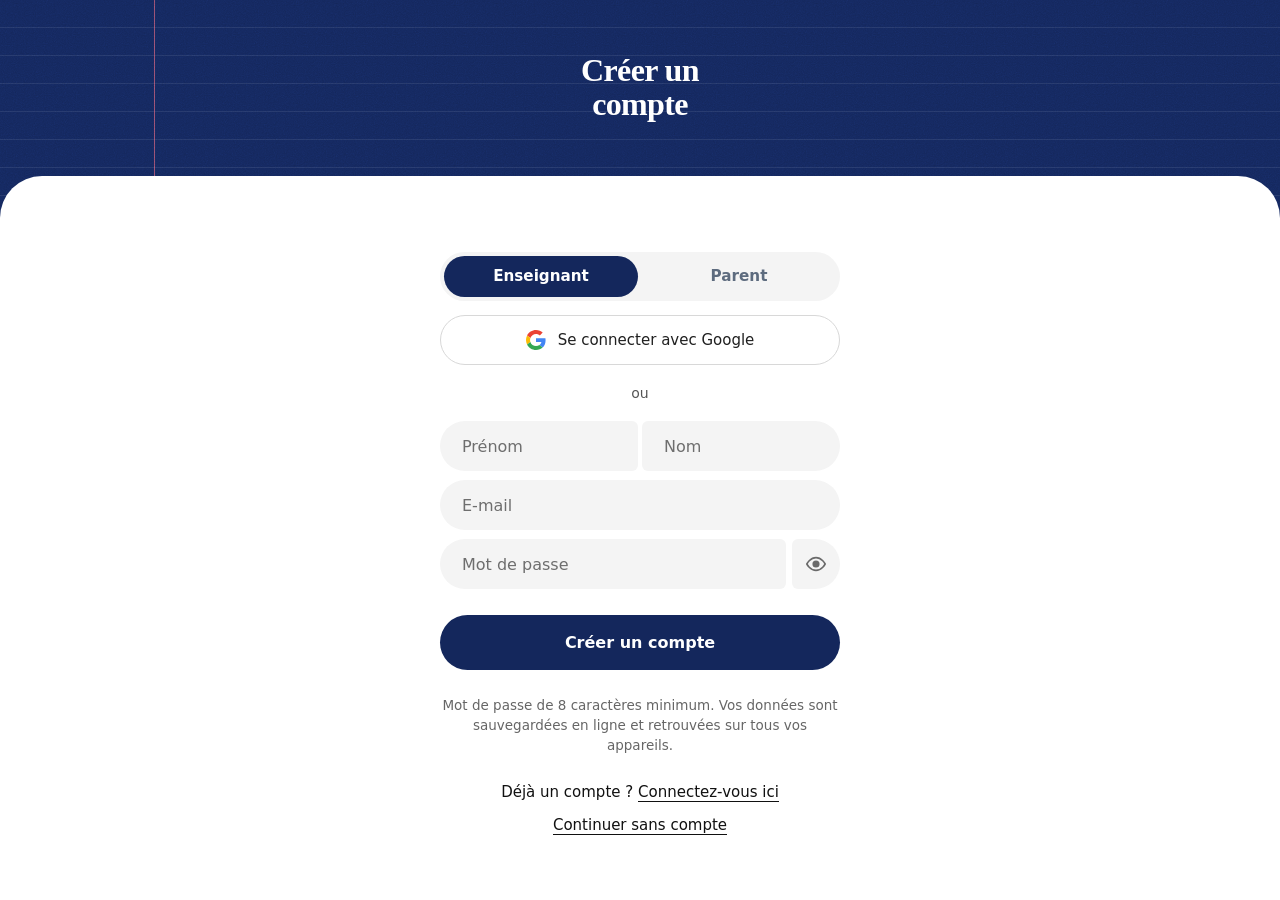
<file: index.html>
<!DOCTYPE html>
<html lang="fr">
<head>
<meta charset="utf-8">
<meta http-equiv="Content-Security-Policy" content="default-src 'self'; script-src 'self' 'unsafe-inline'; style-src 'self' 'unsafe-inline' https://fonts.googleapis.com; font-src 'self' https://fonts.gstatic.com; img-src 'self' data: blob:; connect-src 'self' https://wnlsxtmekyvtizdwxxuc.supabase.co wss://wnlsxtmekyvtizdwxxuc.supabase.co; object-src 'none'; base-uri 'self'; form-action 'self'">
<meta name="viewport" content="width=device-width, initial-scale=1, viewport-fit=cover">
<title>Classe Master : appel, absences et notes pour enseignants</title>
<meta name="description" content="Classe Master : l’application gratuite pour enseignants. Faites l’appel en quelques secondes, suivez les absences et retards, saisissez les notes et partagez le bilan de vos classes.">
<meta name="keywords" content="Classe Master, appel, présence, absences, retards, notes, enseignant, école, classe, Congo, Brazzaville">
<meta name="author" content="MPOUCK Digital Agency">
<meta name="robots" content="index, follow">
<link rel="canonical" href="https://classemaster.github.io/">
<link rel="icon" type="image/svg+xml" href="icons/icon.svg">
<link rel="icon" type="image/png" sizes="32x32" href="icons/favicon-32.png">
<link rel="apple-touch-icon" href="icons/apple-touch-icon.png">
<link rel="manifest" href="manifest.webmanifest">
<meta name="application-name" content="Classe Master">
<meta name="apple-mobile-web-app-title" content="Classe Master">
<meta name="apple-mobile-web-app-capable" content="yes">
<meta property="og:type" content="website">
<meta property="og:site_name" content="Classe Master">
<meta property="og:locale" content="fr_FR">
<meta property="og:title" content="Classe Master : appel, absences et notes pour enseignants">
<meta property="og:description" content="Classe Master : l’application gratuite pour enseignants. Faites l’appel en quelques secondes, suivez les absences et retards, saisissez les notes et partagez le bilan de vos classes.">
<meta property="og:image" content="https://classemaster.github.io/icons/icon-512.png">
<meta property="og:url" content="https://classemaster.github.io/">
<meta name="twitter:card" content="summary">
<meta name="twitter:image" content="https://classemaster.github.io/icons/icon-512.png">
<meta name="twitter:title" content="Classe Master">
<meta name="twitter:description" content="Classe Master : l’application gratuite pour enseignants. Faites l’appel en quelques secondes, suivez les absences et retards, saisissez les notes et partagez le bilan de vos classes.">
<script type="application/ld+json">{"@context":"https://schema.org","@type":"WebApplication","name":"Classe Master","url":"https://classemaster.github.io/","description":"Classe Master : l’application gratuite pour enseignants. Faites l’appel en quelques secondes, suivez les absences et retards, saisissez les notes et partagez le bilan de vos classes.","applicationCategory":"EducationalApplication","operatingSystem":"Any","inLanguage":"fr","offers":{"@type":"Offer","price":"0","priceCurrency":"XAF"},"author":{"@type":"Organization","name":"MPOUCK Digital Agency"}}</script>
<link rel="preconnect" href="https://fonts.googleapis.com">
<link rel="preconnect" href="https://fonts.gstatic.com" crossorigin>
<link rel="stylesheet" href="https://fonts.googleapis.com/css2?family=Atkinson+Hyperlegible:wght@400;700&family=Figtree:wght@400;500;600;700&family=Fraunces:wght@600;700&display=swap">
<link rel="stylesheet" href="css/style.css">
<link rel="stylesheet" href="css/theme.css">
<link rel="stylesheet" href="css/features.css">
<link rel="stylesheet" href="css/charts.css">
<link rel="stylesheet" href="css/graphiques.css">
<link rel="stylesheet" href="css/print.css">
<link rel="stylesheet" href="css/undo.css">
<link rel="stylesheet" href="css/liste.css">
<link rel="stylesheet" href="css/carnet.css">
<link rel="stylesheet" href="css/design.css">
<meta name="theme-color" content="#1E3F8A">
<script src="js/theme.js"></script>
</head>
<body>
<main>
<header>
  <select id="cls" aria-label="Classe"></select>
  <input type="date" id="dt" aria-label="Date de l’appel">
  <div class="dchips" id="dchips" hidden><button type="button" class="dchip" data-dchip="0">Aujourd’hui</button><button type="button" class="dchip" data-dchip="1">Hier</button></div>
</header>
<nav aria-label="Navigation principale">
  <button data-v="home"><svg viewBox="0 0 24 24" aria-hidden="true"><path d="M4 11.5 12 5l8 6.5V20H4z"/><path d="M10 20v-5h4v5"/></svg><span>Accueil</span></button>
  <button data-v="hist"><svg viewBox="0 0 24 24" aria-hidden="true"><path d="M5 20V10M12 20V4M19 20v-7"/></svg><span>Bilan</span></button>
  <button data-v="search"><svg viewBox="0 0 24 24" aria-hidden="true"><circle cx="10.5" cy="10.5" r="6"/><path d="m15 15 5.5 5.5"/></svg><span>Recherche</span></button>
  <button data-v="compte"><svg viewBox="0 0 24 24" aria-hidden="true"><circle cx="12" cy="8" r="4"/><path d="M4.5 20.5c0-4 3.4-6.500 7.500-6.500s7.500 2.500 7.500 6.500"/></svg><span>Compte</span></button>
  <button type="button" id="thm" data-theme-toggle="1" aria-label="Passer en mode nuit"><svg viewBox="0 0 24 24" aria-hidden="true"><path d="M20 14.5A8 8 0 1 1 9.5 4a6.5 6.5 0 0 0 10.5 10.5z"/></svg><span>Nuit</span></button>
</nav>
<p class="sync" id="sync"></p>
<div id="pend"></div>
<div id="view"></div>
<p class="site-link"><a href="https://classemaster.github.io/" target="_blank" rel="noopener">Classe Master · classemaster.github.io</a></p>
</main>
<noscript><p style="padding:24px;font-family:sans-serif">Classe Master nécessite JavaScript. Activez-le puis rechargez la page : <a href="https://classemaster.github.io/">classemaster.github.io</a></p></noscript>
<div id="lock" class="lock" hidden><div class="card"><h1 style="text-transform:none">Classe Master</h1><p class="sub">Entrez votre code pour continuer.</p><input id="lp" class="pin" type="text" inputmode="numeric" autocomplete="off" autocapitalize="off" spellcheck="false" maxlength="8" placeholder="4 à 8 chiffres" aria-label="Code"><p class="sub" id="lm"></p><button class="btn" id="lgo" style="width:100%">Déverrouiller</button><button class="lnk" id="lfg" style="margin-top:10px">Code oublié ?</button></div></div>

<script src="js/vendor/supabase.js" defer></script>
<script src="js/graphiques/core.js" defer></script>
<script src="js/graphiques/donut-chart.js" defer></script>
<script src="js/graphiques/charts.js" defer></script>
<script src="js/graphiques/charts-extra.js" defer></script>
<script src="js/graphiques/charts-more.js" defer></script>
<script src="js/graphiques.js" defer></script>
<script src="js/state.js" defer></script>
<script src="js/supabase.js" defer></script>
<script src="js/hooks.js" defer></script>
<script src="js/idb.js" defer></script>
<script src="js/utils.js" defer></script>
<script src="js/auth.js" defer></script>
<script src="js/liste.js" defer></script>
<script src="js/nav.js" defer></script>
<script src="js/appel.js" defer></script>
<script src="js/telecharger.js" defer></script>
<script src="js/export.js" defer></script>
<script src="js/bilan.js" defer></script>
<script src="js/classes.js" defer></script>
<script src="js/notes.js" defer></script>
<script src="js/moyennes.js" defer></script>
<script src="js/progression.js" defer></script>
<script src="js/bulletins.js" defer></script>
<script src="js/releve-cahier.js" defer></script>
<script src="js/fiche.js" defer></script>
<script src="js/carnet.js" defer></script>
<script src="js/cahier.js" defer></script>
<script src="js/programmes-ens.js" defer></script>
<script src="js/import.js" defer></script>
<script src="js/devoirs.js" defer></script>
<script src="js/suivi.js" defer></script>
<script src="js/recherche.js" defer></script>
<script src="js/merge.js" defer></script>
<script src="js/undo.js" defer></script>
<script src="js/sync.js" defer></script>
<script src="js/etab.js" defer></script>
<script src="js/niveaux.js" defer></script>
<script src="js/rentree.js" defer></script>
<script src="js/design.js" defer></script>
<script src="js/horaires.js" defer></script>
<script src="js/rappels.js" defer></script>
<script src="js/observations.js" defer></script>
<script src="js/parents.js" defer></script>
<script src="js/share.js" defer></script>
<script src="js/recues.js" defer></script>
<script src="js/saisie.js" defer></script>
<script src="js/compare.js" defer></script>
<script src="js/archive.js" defer></script>
<script src="js/events.js" defer></script>
<script src="js/prevention.js" defer></script>
<script src="js/annee.js" defer></script>
<script src="js/stats-eleve.js" defer></script>
<script src="js/aide.js" defer></script>
<script src="js/tour.js" defer></script>
<script src="js/main.js" defer></script>
<script src="js/maj.js" defer></script>
<script>if("serviceWorker" in navigator&&/^https?:$/.test(location.protocol)){window.addEventListener("load",function(){navigator.serviceWorker.register("sw.js").catch(function(){});});}</script>
</body>
</html>
</file>
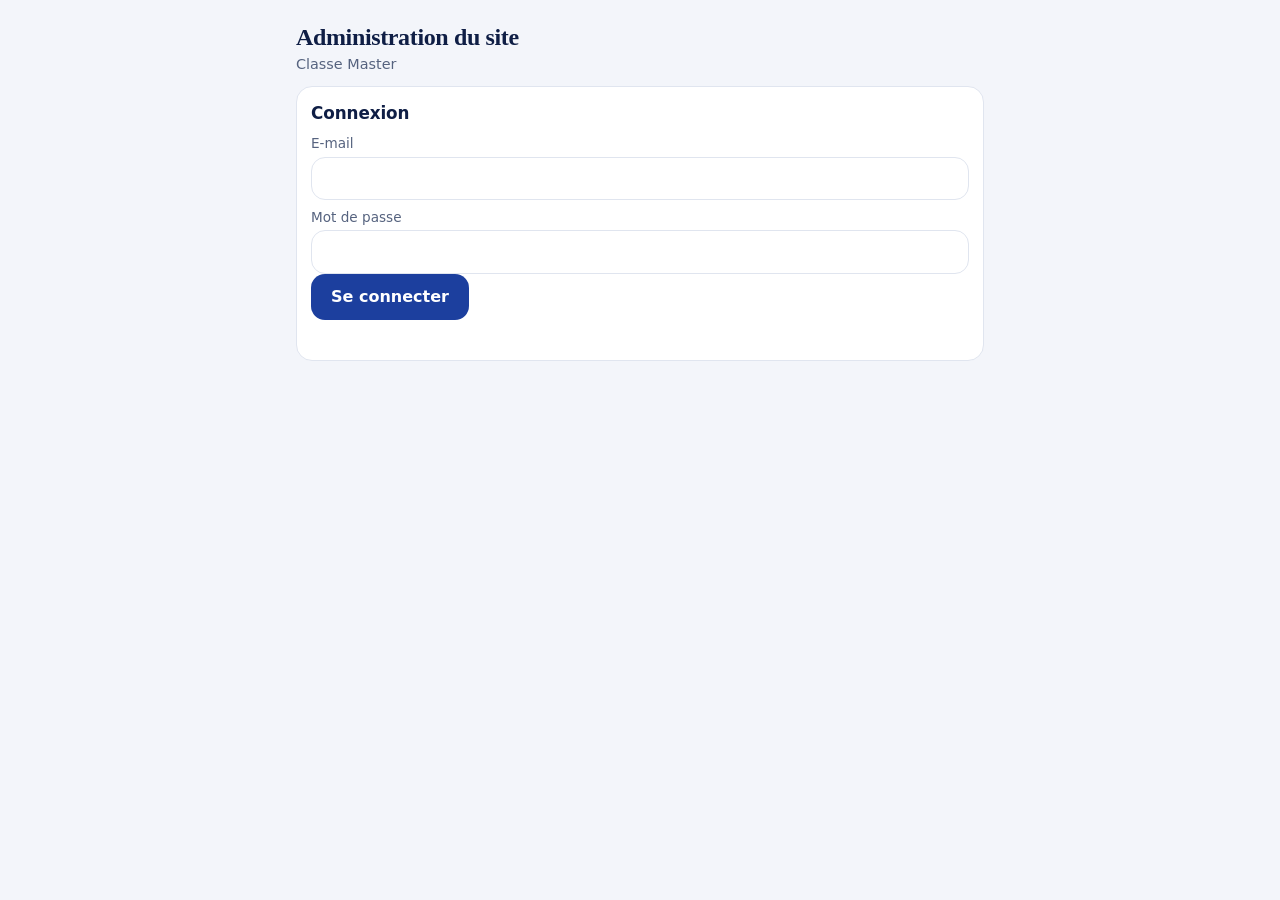
<file: admin.html>
<!DOCTYPE html>
<html lang="fr">
<head>
<meta charset="utf-8">
<meta http-equiv="Content-Security-Policy" content="default-src 'self'; script-src 'self' 'unsafe-inline'; style-src 'self' 'unsafe-inline' https://fonts.googleapis.com; font-src 'self' https://fonts.gstatic.com; img-src 'self' data: blob:; connect-src 'self' https://wnlsxtmekyvtizdwxxuc.supabase.co wss://wnlsxtmekyvtizdwxxuc.supabase.co; object-src 'none'; base-uri 'self'; form-action 'self'">
<meta name="viewport" content="width=device-width, initial-scale=1">
<meta name="robots" content="noindex, nofollow, noarchive">
<meta name="referrer" content="no-referrer">
<meta name="theme-color" content="#1E3F8A">
<title>Administration du site · Classe Master</title>
<link rel="icon" type="image/svg+xml" href="icons/icon.svg">
<style>
:root{--bg:#f2f5f9;--surface:#fff;--ink:#16202e;--mute:#5d6b7e;--line:#d9e0ea;--p:#1f7a4d;--a:#b42b3a;--accent:#1E3F8A;--soft:#e6ecf8;color-scheme:light}
@media (prefers-color-scheme:dark){:root{--bg:#0c1424;--surface:#192232;--ink:#e8edf5;--mute:#9aa8bc;--line:#2b3850;--p:#5fd08e;--a:#ff8591;--accent:#8fb0f5;--soft:#22304a;color-scheme:dark}}
*{box-sizing:border-box}
body{margin:0;background:var(--bg);color:var(--ink);font:16px/1.45 "Figtree","Atkinson Hyperlegible",system-ui,-apple-system,"Segoe UI",sans-serif}
main{max-width:720px;margin:0 auto;padding:16px 16px 48px}
h1{font-size:1.5rem;margin:8px 0 2px}h2{font-size:1.05rem;margin:0 0 8px}
.sub{color:var(--mute);font-size:.9rem;margin:0}
.card{background:var(--surface);border:1px solid var(--line);border-radius:16px;padding:14px;margin:12px 0}
input,textarea,select{width:100%;font:inherit;color:var(--ink);background:var(--bg);border:1px solid var(--line);border-radius:10px;padding:9px 10px;min-height:42px}
textarea{min-height:110px;resize:vertical}
label{display:block;font-size:.85rem;color:var(--mute);margin:8px 0 3px}
.btn{font:inherit;border:0;border-radius:10px;padding:10px 14px;min-height:42px;background:var(--accent);color:var(--bg);font-weight:700;cursor:pointer}
.btn.ghost{background:var(--soft);color:var(--accent)}
.btn.warn{background:var(--soft);color:var(--a)}
.btn:disabled{opacity:.5;cursor:default}
.bs{display:flex;gap:8px;flex-wrap:wrap;margin-top:10px}
.st{border-top:1px solid var(--line);padding:12px 0}
.st:first-of-type{border-top:0}
.st b{font-size:1.02rem}
.cd{font:700 1.05rem/1.2 ui-monospace,Menlo,Consolas,monospace;letter-spacing:.04em;background:var(--soft);border-radius:8px;padding:6px 10px;display:inline-block;margin:6px 0}
.tiles{display:grid;grid-template-columns:repeat(auto-fill,minmax(130px,1fr));gap:10px;margin:8px 0 4px}
.tile{font:inherit;text-align:left;background:var(--surface);color:var(--ink);border:1px solid var(--line);border-radius:16px;padding:14px 12px;min-height:92px;display:flex;flex-direction:column;justify-content:space-between;gap:10px;cursor:pointer;box-shadow:0 2px 8px rgba(10,18,34,.07)}
.tile .tn{font-size:1.25rem;font-weight:800;color:var(--accent)}
.stc{background:var(--surface);border:1px solid var(--line);border-radius:16px;padding:14px;margin:12px 0;box-shadow:0 2px 8px rgba(10,18,34,.07)}
.cdb{display:flex;align-items:center;gap:10px;flex-wrap:wrap;margin:6px 0}
.lvl{margin:18px 0 4px;font-size:1.02rem}
details.card .card{border:0;border-top:1px solid var(--line);border-radius:0;padding:12px 0 4px;margin:12px 0 0}
.st .bs .btn,.stc .bs .btn{padding:7px 11px;min-height:38px;font-size:.88rem}
.kpis{display:grid;grid-template-columns:repeat(auto-fill,minmax(105px,1fr));gap:8px;margin:10px 0 4px}
.kpi{background:var(--soft);border-radius:12px;padding:10px 6px;text-align:center}
.kpi b{display:block;font-size:1.35rem;line-height:1.15}.kpi span{font-size:.74rem;color:var(--mute)}
.dh{font-size:.98rem;margin:16px 0 4px}
.rtk{display:flex;align-items:center;gap:10px;margin:8px 0}.rtk input{width:20px;height:20px;flex:none}
.dr{display:flex;justify-content:space-between;align-items:center;gap:10px;width:100%;text-align:left;font:inherit;color:var(--ink);background:none;border:0;border-top:1px solid var(--line);padding:9px 0}
.dr:first-of-type{border-top:0}.dr small{display:block;color:var(--mute);font-size:.82rem}
button.dr{cursor:pointer}
.tg{border-radius:999px;padding:1px 9px;font-size:.78rem;font-weight:700;white-space:nowrap;background:var(--soft);color:var(--accent)}
.tg.bad{background:rgba(180,43,58,.14);color:var(--a)}.tg.ok{background:rgba(31,122,77,.14);color:var(--p)}
.tb2{display:flex;gap:6px;overflow-x:auto;margin:6px 0 8px;padding-bottom:2px}
.tb2 .btn{flex:0 0 auto;min-height:38px;padding:7px 13px;font-size:.9rem}
.pb{height:6px;border-radius:9px;background:var(--soft);margin-top:6px;overflow:hidden}.pb i{display:block;height:100%;background:var(--accent);border-radius:9px}
#msg{min-height:1.3em;margin:8px 0 0}
.top{display:flex;justify-content:space-between;align-items:center;gap:10px}
#pr{display:none}
.dd summary{cursor:pointer;font-weight:700;margin:8px 0 2px}
.al{display:flex;flex-wrap:wrap;gap:6px;align-items:center;margin:8px 0;padding:8px 10px;border-radius:12px;background:rgba(180,43,58,.1)}.al b{color:var(--a);margin-right:4px}.al .btn{min-height:34px;padding:5px 10px;font-size:.85rem}
.rp{color:#000;background:#fff;font:9pt/1.35 system-ui,-apple-system,"Segoe UI",sans-serif}.rp h2{font-size:14pt;margin:0 0 1.5mm;color:#000}.rp h3{font-size:10.5pt;margin:5mm 0 1.5mm;color:#000}.rp p{margin:0 0 2mm;color:#000}
.rpt{width:100%;border-collapse:collapse;font-size:7.5pt;margin-bottom:3mm;color:#000}.rpt th,.rpt td{border:1px solid #888;padding:1.1mm 1.5mm;text-align:left;vertical-align:top}.rpt th{background:#e6ecf8}.rpt tr{break-inside:avoid}
.sig{display:flex;justify-content:space-between;gap:12mm;margin-top:16mm;font-size:9pt}.sig span{border-top:1px solid #000;padding-top:1mm;min-width:60mm}
.cards-grid{font-size:0}
.card-p{border:1px dashed #555;border-radius:4mm;padding:4mm;display:inline-flex;width:calc(50% - 4mm);margin:0 4mm 6mm 0;vertical-align:top;gap:4mm;align-items:center;break-inside:avoid;page-break-inside:avoid;color:#000;background:#fff;font-size:10pt;box-sizing:border-box}
.cp-t{position:absolute;width:1px;height:1px;overflow:hidden}
.cp-q svg{width:34mm;height:34mm;display:block}
.cp-c{font:700 13pt ui-monospace,Menlo,Consolas,monospace;letter-spacing:.05em;margin:2mm 0}
.cp-i small{display:block;font-size:8pt;color:#333}
@media print{body{background:#fff}main>*:not(#pr){display:none!important}#pr{display:block}@page{size:A4;margin:10mm}}
.kpis{display:grid;grid-template-columns:repeat(4,1fr);gap:6px;text-align:center;padding:14px 8px}.kpis b{font-size:1.4rem;display:block}.kpis span{font-size:.75rem;color:var(--mute,#667)}
.flt{display:flex;gap:8px;margin:0 0 12px}.flt button{flex:1;min-height:44px;padding:0 6px;border:1.5px solid var(--line,#d6deea);border-radius:999px;background:var(--surface,#fff);color:inherit;font:inherit;font-weight:700;font-size:.8rem}.flt button[aria-pressed=true]{background:#14275C;border-color:#14275C;color:#fff}
</style>
<link rel="stylesheet" href="https://fonts.googleapis.com/css2?family=Fraunces:wght@600;700&display=swap">
<link rel="stylesheet" href="css/carnet.css">
</head>
<body>
<main id="app"><p class="sub" style="text-align:center;margin-top:40px">Chargement…</p></main>
<script src="js/vendor/supabase.js"></script>
<script src="js/supabase.js"></script>
<script>
/* Administration du site : réservée aux administrateurs de Classe Master (table plateforme_admins, vérifiée par le serveur).
   Aucun lien de l'application ne mène ici : on tape l'adresse de cette page. Pour tout autre compte, la page ne montre rien.
   Les classes, les élèves et les salles des établissements ne sont jamais renvoyés par le serveur à cette page. */
(function(){
  var app=document.getElementById("app"),me=null,L=null,U=null,C=null,vue="etab",od=null,CODES={},filt="tous",qtxt="",busy=false;
  function esc(s){return String(s==null?"":s).replace(/[&<>"']/g,function(c){return{"&":"&amp;","<":"&lt;",">":"&gt;",'"':"&quot;","'":"&#39;"}[c];});}
  function say(t){var e=document.getElementById("msg");if(e)e.textContent=t||"";}
  function frErr(e){var m=String((e&&e.message)||e||"").toLowerCase(),st=e&&e.status;
    if(navigator.onLine===false||st===0||/failed to fetch|networkerror|load failed|network request/.test(m))return"pas de connexion internet";
    if(st===401||/jwt|not authenticated|invalid token/.test(m))return"votre session a expiré, reconnectez-vous";
    if(/not allowed|permission denied|row-level security/.test(m))return"action réservée à l’administrateur du site";
    if(/does not exist|could not find the|schema cache/.test(m))return"élément absent côté serveur (exécutez validation-etablissements-v63.sql, validation-reversible-v70.sql puis aide-chefs-v72.sql puis contact-v73.sql)";
    return"erreur inattendue";}
  function notFound(){app.innerHTML='<div style="text-align:center;padding:60px 10px"><h1>Page introuvable</h1><p class="sub"><a href="index.html">Retour à l’accueil</a></p></div>';}
  function login(note){
    app.innerHTML='<h1>Administration du site</h1><p class="sub">Classe Master</p><div class="card"><h2>Connexion</h2><label for="em">E-mail</label><input id="em" type="email" autocomplete="username"><label for="pw">Mot de passe</label><input id="pw" type="password" autocomplete="current-password"><div class="bar"><button class="btn" id="in">Se connecter</button></div><p class="sub" id="msg" role="status">'+esc(note||"")+'</p></div>';
    function go(){
      var em=document.getElementById("em").value.trim(),pw=document.getElementById("pw").value;
      if(!em||!pw){say("Entrez l’e-mail et le mot de passe.");return;}
      say("Connexion…");
      sb.auth.signInWithPassword({email:em,password:pw}).then(function(r){
        if(r.error||!r.data||!r.data.session){say(r.error&&r.error.code!=="invalid_credentials"?"Échec de la connexion : "+frErr(r.error):"E-mail ou mot de passe incorrect.");return;}
        me=r.data.session.user;guard();
      },function(){say("Pas d’internet.");});
    }
    document.getElementById("in").onclick=go;
    document.getElementById("pw").onkeydown=function(e){if(e.key==="Enter")go();};
  }
  function guard(){
    sb.rpc("est_admin_plateforme").then(function(r){
      if(r.error||r.data!==true){notFound();return;}
      load();
    },function(){login("Pas d’internet.");});
  }
  function load(note){
    sb.rpc("sa_etablissements",{p_statut:null}).then(function(r){
      if(r.error){L=[];U=null;main("Échec : "+frErr(r.error));return;}
      L=Array.isArray(r.data)?r.data:[];
      sb.rpc("sa_usage").then(function(u){U=(u.error||!u.data)?null:u.data;},function(){U=null;}).then(function(){
        return sb.rpc("sa_contact_liste",{p_statut:null}).then(function(c){C=(c.error||!Array.isArray(c.data))?null:c.data;},function(){C=null;});
      }).then(function(){main(note||"");});
    },function(){L=[];U=null;C=null;main("Pas d’internet.");});
  }
  function cnt(st){return(L||[]).filter(function(x){return!st||x.statut===st;}).length;}
  function fd(v){return v?new Date(v).toLocaleDateString("fr-FR",{day:"numeric",month:"long",year:"numeric"}):"";}
  function norm(s){return String(s||"").toLowerCase().normalize("NFD").replace(/[\u0300-\u036f]/g,"").replace(/[^a-z0-9]+/g," ").trim();}
  /* Doublons : même nom et même ville (accents, majuscules et ponctuation ignorés) */
  function dupes(){var m={},d={};(L||[]).forEach(function(x){var k=norm(x.nom)+"|"+norm(x.ville);(m[k]=m[k]||[]).push(x.id);});
    Object.keys(m).forEach(function(k){if(m[k].length>1)m[k].forEach(function(i){d[i]=true;});});return d;}
  function um(){var m={};((U&&U.par_etab)||[]).forEach(function(e){m[e.id]=e;});return m;}
  function fcode(c){c=String(c||"");return c.length===8?c.slice(0,4)+"-"+c.slice(4):c;}
  function saErr(r){
    if(r.error)return frErr(r.error);
    var e=r.data&&r.data.err;
    return({unknown_user:"aucun compte avec cette adresse (la personne doit d’abord créer son compte dans l’application)",bad_email:"adresse e-mail invalide",
      not_valid:"seul un établissement validé a un code d’accès",not_deletable:"seul un établissement suspendu ou refusé peut être supprimé",bad_name:"le nom saisi ne correspond pas",not_found:"établissement introuvable : actualisez",not_allowed:"action réservée à l’administrateur du site",bad_input:"message vide ou trop long (2 000 caractères au plus)"})[e]||"action impossible (actualisez)";}
  var LAB={valide:"Validé",refuse:"Refusé",suspendu:"Suspendu",en_attente:"En attente"};
  function row(x,dup){
    var st=x.statut,lab=LAB[st]||"En attente",ue=um()[x.id],
        chefs=(x.chefs||[]).map(function(c){return esc(c.nom||c.email)+(c.nom&&c.email?" ("+esc(c.email)+")":"");}).join(", ")||"—",
        d=fd(x.cree),dec=x.decide_le?fd(x.decide_le):"",
        btn="";
    if(st==="en_attente")btn='<button class="btn" data-sav="'+esc(x.id)+'">Valider</button><button class="btn ghost" data-sar="'+esc(x.id)+'">Refuser</button>';
    else if(st==="refuse")btn='<button class="btn" data-sav="'+esc(x.id)+'">Valider</button><button class="btn warn" data-sdel="'+esc(x.id)+'">Supprimer</button>';
    else if(st==="valide")btn='<button class="btn warn" data-sas="'+esc(x.id)+'">Suspendre</button><button class="btn ghost" data-snc="'+esc(x.id)+'">Nouveau code</button><button class="btn ghost" data-sch="'+esc(x.id)+'">Changer de chef</button>';
    else if(st==="suspendu")btn='<button class="btn" data-sav="'+esc(x.id)+'">Réactiver</button><button class="btn ghost" data-sch="'+esc(x.id)+'">Changer de chef</button><button class="btn warn" data-sdel="'+esc(x.id)+'">Supprimer</button>';
    return'<div class="card"><div style="display:flex;justify-content:space-between;gap:8px;align-items:flex-start"><div style="min-width:0"><b>'+esc(x.nom)+'</b>'+(x.ville?" · "+esc(x.ville):"")+'</div><span class="sub" style="margin:0;white-space:nowrap"><b>'+lab+'</b></span></div>'+
      (dup?'<p class="sub" style="margin:6px 0 0;color:var(--a)"><b>Doublon possible</b> : un autre établissement porte le même nom dans la même ville.</p>':"")+
      '<p class="sub" style="margin:6px 0 0">Responsable'+((x.chefs||[]).length>1?"s":"")+" : "+chefs+'</p>'+
      '<p class="sub" style="margin:2px 0 0">'+(x.enseignants||0)+" enseignant"+((x.enseignants||0)>1?"s":"")+(d?" · créé le "+esc(d):"")+'</p>'+
      (dec&&st!=="en_attente"?'<p class="sub" style="margin:2px 0 0">'+(st==="valide"?"Validé":st==="refuse"?"Refusé":"Suspendu")+" le "+esc(dec)+(x.decide_par_email?" par "+esc(x.decide_par_email):"")+'</p>':"")+
      ((st==="valide"||st==="suspendu")&&ue?'<p class="sub" style="margin:2px 0 0">'+(ue.derniere_activite?"Dernière activité : "+esc(fd(ue.derniere_activite)):"Aucune activité enregistrée")+'</p>':"")+
      (CODES[x.id]&&st==="valide"?'<div class="cdb"><span class="cd">'+esc(fcode(CODES[x.id]))+'</span></div><p class="sub" style="margin:0">Nouveau code : transmettez-le au chef. L’ancien code ne fonctionne plus.</p>':"")+
      ((st==="refuse"||st==="suspendu")&&x.motif?'<p class="sub" style="margin:2px 0 0">Motif : '+esc(x.motif)+'</p>':"")+
      (btn?'<div class="bar" style="margin-top:10px">'+btn+'</div>':"")+'</div>';
  }
  function listHtml(){
    var dp=dupes(),q=norm(qtxt),
        rows=(L||[]).filter(function(x){return(filt==="tous"||x.statut===filt)&&(!q||norm(x.nom+" "+x.ville).indexOf(q)>=0);});
    return(rows.length?rows.map(function(x){return row(x,dp[x.id]);}).join(""):'<div class="card"><p class="sub" style="margin:0">Aucun établissement dans cette liste.</p></div>');
  }
  var CATL={question:"Question",probleme:"Problème",code:"Code d’accès",etablissement:"Établissement",autre:"Autre"};
  function nmsg(){return(C||[]).filter(function(d){return d.non_lu;}).length;}
  function tabs(){
    return'<div class="flt" role="group" aria-label="Rubrique">'+[["etab","Établissements"],["msg","Demandes"+(nmsg()?" ("+nmsg()+")":"")]].map(function(c){return'<button type="button" data-v="'+c[0]+'" aria-pressed="'+(vue===c[0])+'">'+esc(c[1])+"</button>";}).join("")+"</div>";
  }
  function demCard(d){
    var th=(d.echanges||[]).map(function(e){return'<div style="border-radius:12px;padding:8px 11px;margin:8px 0;background:'+(e.de_admin?"rgba(31,122,77,.13);margin-left:auto":"var(--soft)")+';max-width:92%"><small class="sub" style="display:block">'+(e.de_admin?"Vous (administrateur)":esc(d.de_nom||d.de_email))+" · "+esc(fdt(e.created_at))+'</small><p style="margin:0;white-space:pre-wrap;overflow-wrap:anywhere">'+esc(e.corps)+'</p></div>';}).join("");
    return'<details class="card" data-did="'+esc(d.id)+'"'+(od===d.id?" open":"")+'><summary style="cursor:pointer"><b>'+esc(d.sujet)+'</b> '+(d.non_lu?'<span class="tg ok">Nouveau</span> ':"")+(d.statut==="traite"?'<span class="tg">Traitée</span>':"")+
      '<br><span class="sub">'+esc(d.de_nom||"")+(d.de_nom?" · ":"")+esc(d.de_email)+(d.role?" · "+(d.role==="admin"?"chef":"enseignant"):"")+(d.etab_nom?" · "+esc(d.etab_nom)+(d.etab_ville?" ("+esc(d.etab_ville)+")":""):"")+" · "+esc(CATL[d.categorie]||"Autre")+" · "+esc(fdt(d.maj_le))+'</span></summary>'+th+
      '<label for="dr-'+esc(d.id)+'">Votre réponse</label><textarea id="dr-'+esc(d.id)+'" maxlength="2000"></textarea>'+
      '<div class="bar"><button class="btn" data-dr="'+esc(d.id)+'">Répondre</button><button class="btn ghost" data-drc="'+esc(d.id)+'">Répondre et clore</button><button class="btn ghost" data-dst="'+esc(d.id)+'">'+(d.statut==="traite"?"Rouvrir":"Clore sans répondre")+'</button></div></details>';
  }
  function fdt(v){return v?new Date(v).toLocaleString("fr-FR",{day:"numeric",month:"long",hour:"2-digit",minute:"2-digit"}):"";}
  function mainMsg(note){
    app.innerHTML='<h1>Administration du site</h1><p class="sub">'+esc((me&&me.email)||"")+' · Les demandes des chefs d’établissement et des enseignants. L’expéditeur ne voit jamais votre adresse : il lit « Administrateur Classe Master ».</p>'+tabs()+
      (C===null?'<div class="card"><p class="sub" style="margin:0">Messagerie indisponible : exécutez supabase/contact-v73.sql.</p></div>':
        C.length?C.map(demCard).join(""):'<div class="card"><p class="sub" style="margin:0">Aucune demande.</p></div>')+
      '<div class="bar"><button class="btn ghost" id="rf">Actualiser</button><button class="btn ghost" id="out">Se déconnecter</button></div><p class="sub" id="msg" role="status">'+esc(note||"")+"</p>";
  }
  function main(note){if(vue==="msg")mainMsg(note);else mainEtab(note);}
  function mainEtab(note){
    var nd=Object.keys(dupes()).length;
    app.innerHTML='<h1>Administration du site</h1><p class="sub">'+esc((me&&me.email)||"")+' · Les établissements inscrits, leurs responsables et leur validation. Les classes, les élèves et les salles restent privés : seul le chef de chaque établissement y a accès.</p>'+tabs()+
      '<div class="card kpis">'+[["Total",cnt()],["Validés",cnt("valide")],["En attente",cnt("en_attente")],["Refusés",cnt("refuse")+cnt("suspendu")]].map(function(c){return"<div><b>"+c[1]+"</b><span>"+c[0]+"</span></div>";}).join("")+'</div>'+
      (U?'<div class="card kpis" style="grid-template-columns:repeat(3,1fr)">'+[["Actifs (30 jours)",U.actifs_30j],["Sans activité (30 jours)",U.inactifs_30j],["Enseignants",U.enseignants]].map(function(c){return"<div><b>"+(c[1]==null?0:c[1])+"</b><span>"+c[0]+"</span></div>";}).join("")+'</div><p class="sub" style="margin:-6px 0 10px">Chiffres anonymes, établissements validés : jamais de nom d’élève ni de note.</p>':'<p class="sub" style="margin:0 0 10px">Chiffres d’usage indisponibles : exécutez supabase/aide-chefs-v72.sql.</p>')+
      '<div class="flt" role="group" aria-label="Filtrer">'+[["tous","Tous"],["en_attente","En attente"],["valide","Validés"],["suspendu","Suspendus"],["refuse","Refusés"]].map(function(c){return'<button type="button" data-f="'+c[0]+'" aria-pressed="'+(filt===c[0])+'">'+c[1]+"</button>";}).join("")+"</div>"+
      '<label for="sq">Rechercher un établissement (nom ou ville)</label><input id="sq" type="search" autocomplete="off" value="'+esc(qtxt)+'" placeholder="ex. Nsou" style="margin-bottom:12px">'+
      (nd?'<p class="sub" style="margin:0 0 8px">'+nd+' établissement'+(nd>1?"s":"")+' avec un doublon possible (même nom, même ville).</p>':"")+
      '<div id="lst">'+listHtml()+'</div>'+
      '<div class="bar"><button class="btn ghost" id="rf">Actualiser</button><button class="btn ghost" id="out">Se déconnecter</button></div><p class="sub" id="msg" role="status">'+esc(note||"")+"</p>";
  }
  app.addEventListener("toggle",function(ev){
    var d=ev.target;if(!d||!d.matches||!d.matches("details[data-did]"))return;
    var id=d.getAttribute("data-did"),x=(C||[]).filter(function(e){return e.id===id;})[0];
    if(d.open){od=id;if(x&&x.non_lu){x.non_lu=false;sb.rpc("sa_contact_statut",{p_id:id,p_statut:null}).then(function(){},function(){});var t=d.querySelector(".tg.ok");if(t)t.remove();}}
    else if(od===id)od=null;
  },true);
  app.addEventListener("input",function(ev){
    if(ev.target&&ev.target.id==="sq"){qtxt=ev.target.value;var l=document.getElementById("lst");if(l)l.innerHTML=listHtml();}
  });
  app.addEventListener("click",function(ev){
    var b=ev.target.closest?ev.target.closest("button"):null;if(!b)return;
    if(b.dataset.f){filt=b.dataset.f;main("");return;}
    if(b.dataset.v){vue=b.dataset.v;main("");return;}
    if(b.dataset.dr||b.dataset.drc||b.dataset.dst){
      if(busy)return;
      var did=b.dataset.dr||b.dataset.drc||b.dataset.dst,ta=document.getElementById("dr-"+did),tx=ta?ta.value.trim():"",dd=(C||[]).filter(function(e){return e.id===did;})[0],q;
      if(b.dataset.dst){q=sb.rpc("sa_contact_statut",{p_id:did,p_statut:dd&&dd.statut==="traite"?"ouvert":"traite"});}
      else{if(!tx){say("Écrivez une réponse.");return;}q=sb.rpc("sa_contact_repondre",{p_id:did,p_corps:tx,p_clore:!!b.dataset.drc});}
      busy=true;
      q.then(function(r){
        busy=false;
        if(r.error||!r.data||r.data.ok!==true){say("Échec : "+saErr(r));return;}
        od=did;load();
      },function(){busy=false;say("Pas d’internet.");});
      return;
    }
    if(b.id==="rf"){load();return;}
    if(b.id==="out"){sb.auth.signOut().then(function(){me=null;L=null;login("Déconnecté.");});return;}
    if(b.dataset.snc){
      if(busy)return;
      var ie=b.dataset.snc,xe=(L||[]).filter(function(e){return e.id===ie;})[0];
      if(!confirm("Générer un nouveau code d’accès pour « "+(xe?xe.nom:"")+" » ? L’ancien code cesse de fonctionner ; les enseignants déjà inscrits restent membres. Vous devrez transmettre le nouveau code au chef."))return;
      busy=true;
      sb.rpc("sa_nouveau_code",{p_etab:ie}).then(function(r){
        busy=false;
        if(r.error||!r.data||r.data.ok!==true){say("Échec : "+saErr(r));return;}
        CODES[ie]=r.data.code;main("Nouveau code généré.");
      },function(){busy=false;say("Pas d’internet.");});
      return;
    }
    if(b.dataset.sch){
      if(busy)return;
      var ic=b.dataset.sch,xc=(L||[]).filter(function(e){return e.id===ic;})[0],nm=xc?xc.nom:"",
          em=prompt("Adresse e-mail du nouveau chef de « "+nm+" » (la personne doit déjà avoir un compte Classe Master) :","");
      if(em===null)return;em=em.trim();if(!em)return;
      if(!confirm("Nommer "+em+" chef d’établissement de « "+nm+" » ?"))return;
      var rp=confirm("Retirer les droits de chef aux responsables actuels ?\n\nOK : ils redeviennent simples enseignants (cas d’un chef parti).\nAnnuler : ils restent chefs, le nouveau s’ajoute.");
      busy=true;
      sb.rpc("sa_definir_chef",{p_etab:ic,p_email:em,p_remplacer:rp}).then(function(r){
        busy=false;
        if(r.error||!r.data||r.data.ok!==true){say("Échec : "+saErr(r));return;}
        load();
      },function(){busy=false;say("Pas d’internet.");});
      return;
    }
    if(b.dataset.sdel){
      if(busy)return;
      var did=b.dataset.sdel;busy=true;
      sb.rpc("sa_apercu_suppression",{p_etab:did}).then(function(a){
        busy=false;var d=a.data||{};
        if(a.error){say("Suppression indisponible : exécutez supabase/suppression-v78.sql dans Supabase.");return;}
        if(d.ok===false){say("Échec : "+(({not_deletable:"seul un établissement suspendu ou refusé peut être supprimé",not_found:"établissement introuvable : actualisez",not_allowed:"action réservée à l’administrateur du site"})[d.err]||"action impossible")+".");return;}
        var nm=prompt("SUPPRESSION DÉFINITIVE de « "+d.nom+" ».\n\nSeront effacés : "+d.eleves+" dossier"+(d.eleves>1?"s":"")+" d’élève"+(d.eleves>1?"s":"")+" (et leurs liens famille), "+d.membres+" membre"+(d.membres>1?"s":"")+", les messages et le journal. Les enseignants et le chef devront choisir un nouvel établissement. Les classes gardées dans leur application restent.\n\nPour confirmer, retapez le nom exact de l’établissement :","");
        if(nm===null)return;
        if(nm.trim().toLowerCase()!==String(d.nom).trim().toLowerCase()){say("Le nom ne correspond pas : rien n’a été supprimé.");return;}
        busy=true;
        sb.rpc("sa_supprimer_etablissement",{p_etab:did,p_nom:nm}).then(function(r){
          busy=false;
          if(r.error||(r.data&&r.data.ok===false)){say("Échec : "+(r.error?frErr(r.error):(({bad_name:"le nom saisi ne correspond pas",not_deletable:"seul un établissement suspendu ou refusé peut être supprimé"})[(r.data||{}).err]||"action impossible : actualisez")+"."));return;}
          load("Établissement supprimé ("+((r.data||{}).eleves||0)+" dossier(s) d’élève effacé(s)).");
        },function(){busy=false;say("Pas d’internet.");});
      },function(){busy=false;say("Pas d’internet.");});
      return;
    }
    if(b.dataset.sav||b.dataset.sar||b.dataset.sas){
      if(busy)return;
      var id=b.dataset.sav||b.dataset.sar||b.dataset.sas,x=(L||[]).filter(function(e){return e.id===id;})[0],cur=x?x.statut:"",st,mot="";
      if(b.dataset.sas){
        mot=prompt("Motif de la suspension (visible par le chef d’établissement, facultatif). Son tableau de bord et son code seront bloqués ; les enseignants gardent leurs classes.","");if(mot===null)return;st="suspendu";
      }else if(b.dataset.sar){
        mot=prompt("Motif du refus (visible par le demandeur, facultatif)","");if(mot===null)return;st="refuse";
      }else{
        if(!confirm(cur==="suspendu"?"Réactiver cet établissement ? Son chef retrouve l’accès au tableau de bord et au code des enseignants.":"Valider cet établissement ? Son chef d’établissement aura accès au tableau de bord et au code des enseignants."))return;
        st="valide";
      }
      busy=true;
      sb.rpc("sa_changer_statut",{p_etab:id,p_statut:st,p_motif:mot}).then(function(r){
        busy=false;
        if(r.error||(r.data&&r.data.ok===false)){say("Échec : "+(r.error?frErr(r.error):"action impossible (l’établissement a peut-être déjà changé d’état : actualisez)."));return;}
        load();
      },function(){busy=false;say("Pas d’internet.");});
    }
  });
  if(!sb){app.innerHTML='<div style="text-align:center;padding:40px 10px"><h1>Indisponible</h1><p class="sub">La connexion au serveur n’est pas configurée.</p></div>';return;}
  sb.auth.getSession().then(function(r){
    var s=r&&r.data&&r.data.session;
    if(s){me=s.user;guard();}else login();
  },function(){login("Pas d’internet.");});
})();
</script>
</body>
</html>
</file>
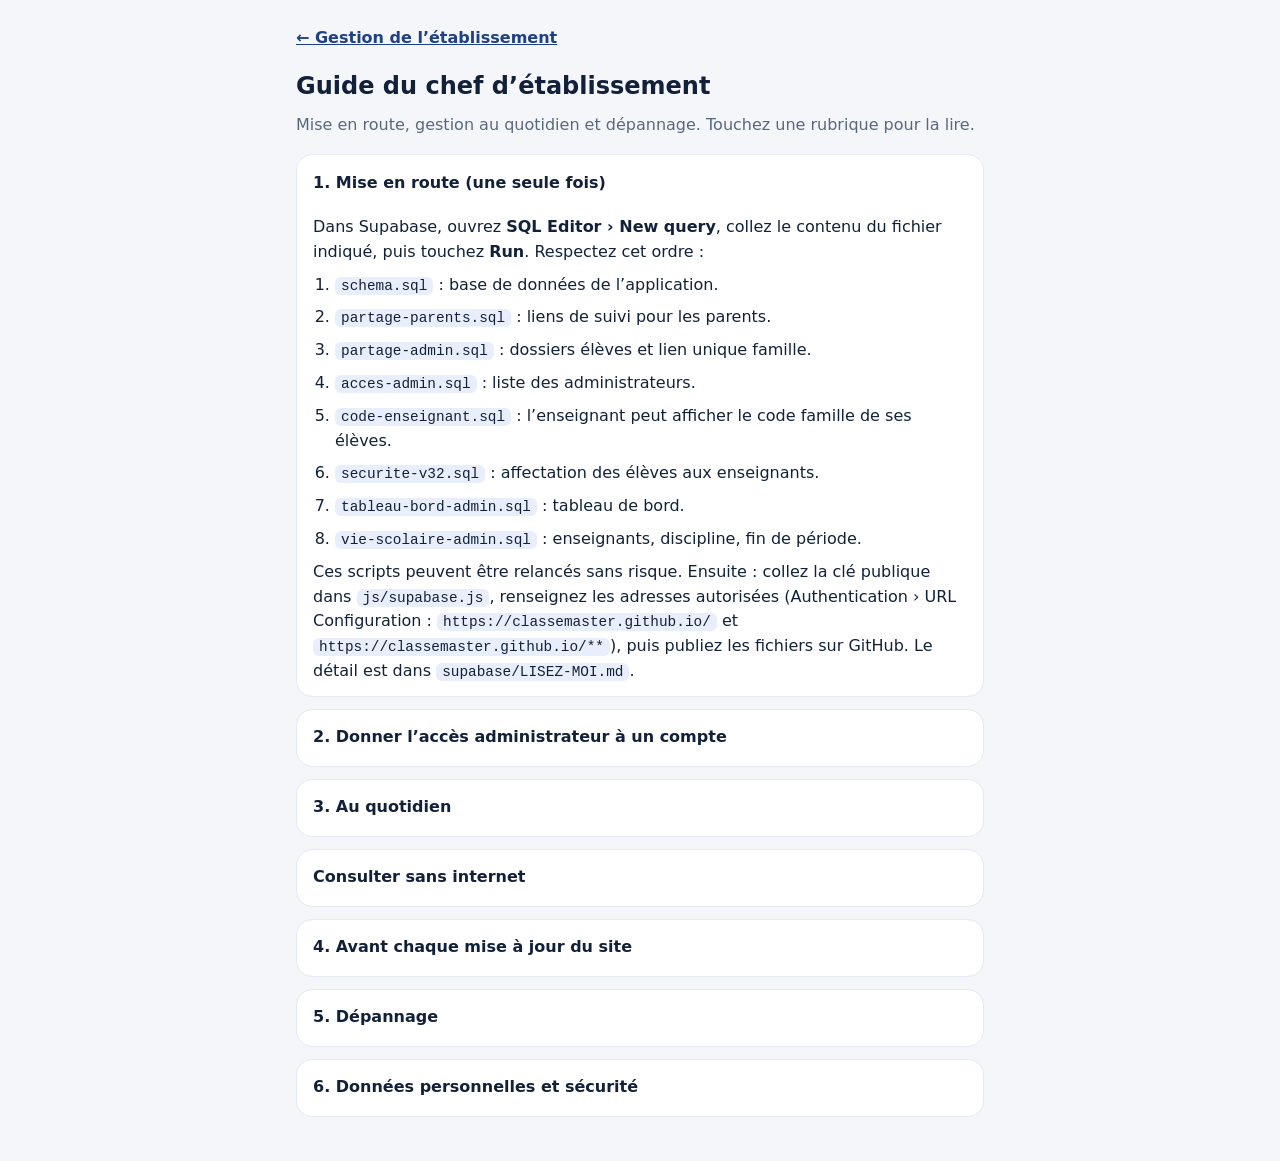
<file: aide-etablissement.html>
<!DOCTYPE html>
<html lang="fr">
<head>
<meta charset="utf-8">
<meta http-equiv="Content-Security-Policy" content="default-src 'self'; style-src 'self'; img-src 'self' data:; object-src 'none'; base-uri 'self'; form-action 'self'">
<meta name="viewport" content="width=device-width, initial-scale=1, viewport-fit=cover">
<meta name="robots" content="noindex">
<title>Guide du chef d’établissement · Classe Master</title>
<link rel="icon" type="image/png" sizes="32x32" href="icons/favicon-32.png">
<link rel="stylesheet" href="css/guide.css">
<meta name="theme-color" content="#1E3F8A">
</head>
<body>
<main>
<a class="back" href="etab-accueil.html">← Gestion de l’établissement</a>
<h1>Guide du chef d’établissement</h1>
<p class="sub">Mise en route, gestion au quotidien et dépannage. Touchez une rubrique pour la lire.</p>

<details open>
<summary>1. Mise en route (une seule fois)</summary>
<p>Dans Supabase, ouvrez <b>SQL Editor › New query</b>, collez le contenu du fichier indiqué, puis touchez <b>Run</b>. Respectez cet ordre :</p>
<ol>
<li><code>schema.sql</code> : base de données de l’application.</li>
<li><code>partage-parents.sql</code> : liens de suivi pour les parents.</li>
<li><code>partage-admin.sql</code> : dossiers élèves et lien unique famille.</li>
<li><code>acces-admin.sql</code> : liste des administrateurs.</li>
<li><code>code-enseignant.sql</code> : l’enseignant peut afficher le code famille de ses élèves.</li>
<li><code>securite-v32.sql</code> : affectation des élèves aux enseignants.</li>
<li><code>tableau-bord-admin.sql</code> : tableau de bord.</li>
<li><code>vie-scolaire-admin.sql</code> : enseignants, discipline, fin de période.</li>
</ol>
<p>Ces scripts peuvent être relancés sans risque. Ensuite : collez la clé publique dans <code>js/supabase.js</code>, renseignez les adresses autorisées (Authentication › URL Configuration : <code>https://classemaster.github.io/</code> et <code>https://classemaster.github.io/**</code>), puis publiez les fichiers sur GitHub. Le détail est dans <code>supabase/LISEZ-MOI.md</code>.</p>
</details>

<details>
<summary>2. Donner l’accès administrateur à un compte</summary>
<ol>
<li>La personne crée d’abord son compte dans Classe Master (avec son adresse e-mail).</li>
<li>Dans <code>acces-admin.sql</code>, remplacez <code>VOTRE-ADRESSE@EXEMPLE.COM</code> par son adresse, puis lancez le script.</li>
<li>Elle ouvre <code>etab-accueil.html</code> (bouton « Gestion de l’établissement » dans <b>Compte</b>).</li>
</ol>
<p>Pour retirer l’accès, utilisez la ligne « Retirer l’accès » à la fin du même script. Si la page affiche « Accès réservé », l’adresse n’a pas été ajoutée, ou ne correspond pas exactement.</p>
</details>

<details>
<summary>3. Au quotidien</summary>
<ul>
<li><b>Rubriques</b> (menu en haut de chaque page) : Accueil (indicateurs et alertes), Classes (élèves, codes, cartes QR, effectifs, transferts), Enseignants (demandes, affectations), Matières, Programmes (leçons prévues chaque mois, par niveau et par matière, en consultation), Résultats et assiduité (avec filtres classe, matière et enseignant, tableau classe × matière et provenance des données), Vie scolaire (discipline, messages), Fin d’année, Paramètres (code de l’établissement, seuils, journal).</li>
<li><b>Fiche d’un élève</b> : touchez son nom (Accueil « À surveiller », Résultats et assiduité, Vie scolaire, listes sous les graphiques). Elle montre ses moyennes, ses évaluations, son assiduité, ses devoirs, et les <b>avertissements et incidents</b> que ses enseignants ont transmis. Cette fiche est réservée au chef de l’établissement.</li>
<li><b>Affecter une classe à un enseignant</b> : rubrique « Enseignants » (classe et matière ; les anciens accès par e-mail et classe y restent listés). Sans affectation, l’enseignant ne peut pas afficher le code famille des élèves de cette classe.</li>
<li><b>Lien unique pour une famille</b> : les parents ouvrent un seul lien qui regroupe toutes les matières de leur enfant.</li>
<li><b>Fin d’année</b> : enregistrez ici les décisions de passage et préparez la rentrée.</li>
</ul>
</details>

<details>
<summary>Consulter sans internet</summary>
<p>Sur votre appareil personnel, ouvrez la rubrique « Paramètres » avec internet et cochez « Garder les données sur cet appareil ». Ouvrez ensuite chaque rubrique une fois (et chaque année utile dans « Fin d’année », et chaque fiche d’élève utile) : elle sera consultable sans réseau. Une fiche d’élève ouverte hors ligne indique la date de sa copie.</p>
<p>Hors ligne, un bandeau indique la date des données et les modifications sont désactivées. Les codes famille, les téléphones des parents et le code des enseignants ne sont pas gardés. Tout est effacé à la déconnexion, ou après 30 jours sans mise à jour. Ne l’activez pas sur un appareil partagé.</p>
</details>

<details>
<summary>4. Avant chaque mise à jour du site</summary>
<ol>
<li>Lancez <code>node outils/tests.js</code> : tous les tests doivent réussir.</li>
<li>Changez <code>VERSION</code> en haut de <code>sw.js</code> (par exemple <code>cm-v54</code> puis <code>cm-v55</code>) : sinon les téléphones gardent l’ancienne version.</li>
<li>Publiez sur le dépôt GitHub <code>classemaster.github.io</code>. Demandez aux enseignants de fermer puis rouvrir l’application avec internet.</li>
</ol>
</details>

<details>
<summary>5. Dépannage</summary>
<ul>
<li><b>« Statistiques indisponibles »</b> : relancez <code>tableau-bord-admin.sql</code>.</li>
<li><b>Rubriques Enseignants, Vie scolaire ou Fin d’année « Indisponibles »</b> : lancez <code>vie-scolaire-admin.sql</code>.</li>
<li><b>La page admin affiche « élément absent côté serveur »</b> : un script SQL manque. Reprenez la liste de la rubrique 1.</li>
<li><b>« Action non autorisée »</b> : le compte n’est pas administrateur (rubrique 2), ou la classe n’est pas affectée à l’enseignant.</li>
<li><b>Impossible de se connecter</b> : vérifiez les adresses autorisées dans Authentication › URL Configuration.</li>
<li><b>Bouton Google « pas activé »</b> : renseignez l’identifiant et le secret Google dans Authentication › Providers › Google, ou ignorez ce bouton.</li>
<li><b>Les enseignants ne voient pas la nouvelle version</b> : <code>VERSION</code> de <code>sw.js</code> non changée (rubrique 4).</li>
<li><b>Une donnée semble perdue</b> : demandez à l’enseignant de regarder la corbeille (Compte › Espace et sauvegarde) ou de restaurer sa dernière sauvegarde complète.</li>
</ul>
</details>

<details>
<summary>6. Données personnelles et sécurité</summary>
<ul>
<li>La clé publique de <code>js/supabase.js</code> est faite pour être publique : la protection vient des règles Supabase (RLS) installées par les scripts SQL.</li>
<li>Ne partagez jamais la clé « service role » de Supabase ni le mot de passe de votre compte Supabase.</li>
<li>Les parents n’ont accès qu’à la lecture, et seulement avec leur code famille. Les avertissements et les incidents de discipline ne leur sont pas visibles.</li>
<li>Les noms et notes des élèves sont des données sensibles : n’envoyez pas de captures de la page d’administration par messagerie ouverte.</li>
</ul>
</details>
</main>
</body>
</html>
</file>
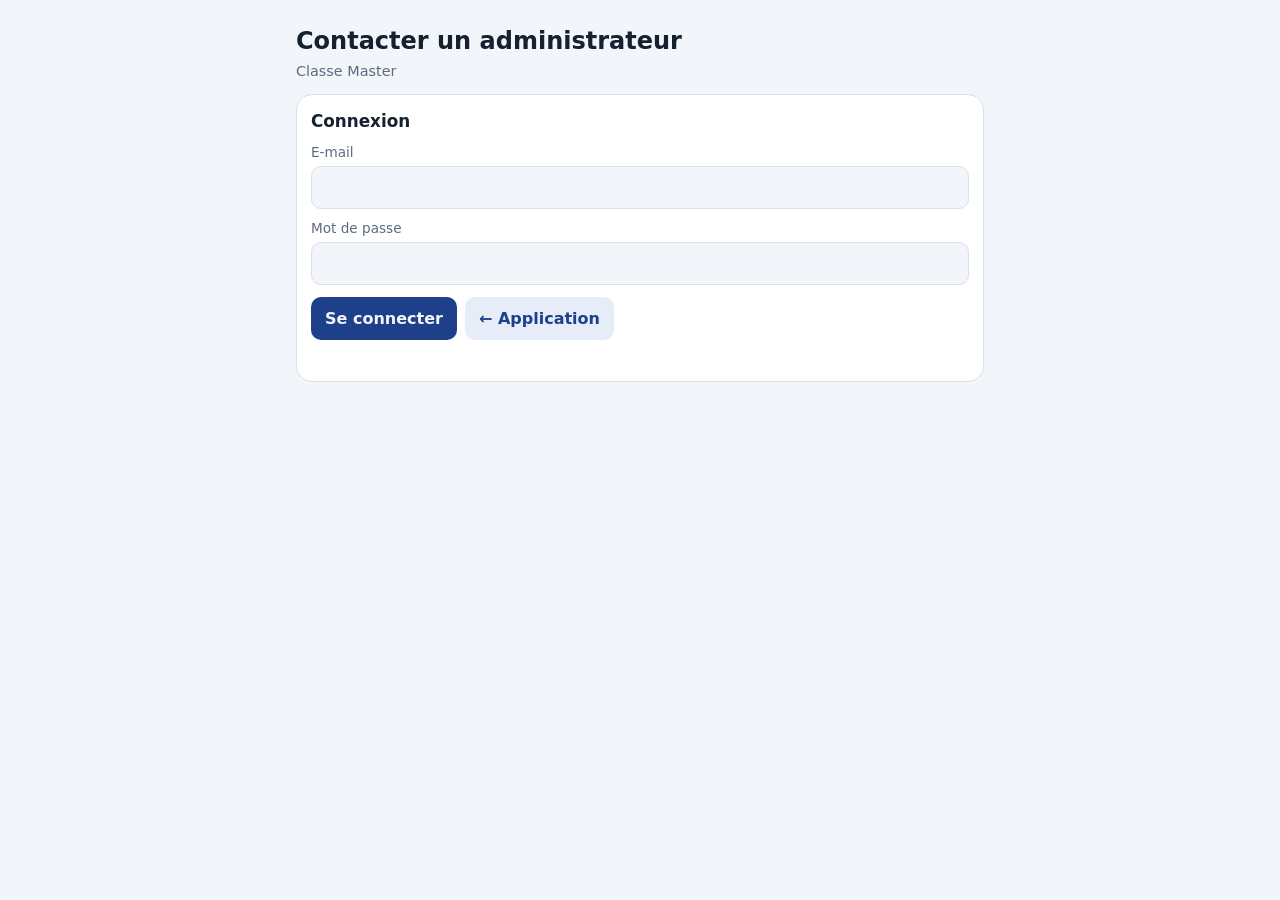
<file: contact.html>
<!DOCTYPE html>
<html lang="fr">
<head>
<meta charset="utf-8">
<meta http-equiv="Content-Security-Policy" content="default-src 'self'; script-src 'self' 'unsafe-inline'; style-src 'self' 'unsafe-inline'; img-src 'self' data: blob:; connect-src 'self' https://wnlsxtmekyvtizdwxxuc.supabase.co wss://wnlsxtmekyvtizdwxxuc.supabase.co; object-src 'none'; base-uri 'self'; form-action 'self'">
<meta name="viewport" content="width=device-width, initial-scale=1">
<meta name="robots" content="noindex, nofollow, noarchive">
<meta name="referrer" content="no-referrer">
<meta name="theme-color" content="#1E3F8A">
<title>Contacter un administrateur · Classe Master</title>
<link rel="icon" type="image/svg+xml" href="icons/icon.svg">
<style>
:root{--bg:#f2f5f9;--surface:#fff;--ink:#16202e;--mute:#5d6b7e;--line:#d9e0ea;--p:#1f7a4d;--a:#b42b3a;--accent:#1E3F8A;--soft:#e6ecf8;color-scheme:light}
@media (prefers-color-scheme:dark){:root{--bg:#0c1424;--surface:#192232;--ink:#e8edf5;--mute:#9aa8bc;--line:#2b3850;--p:#5fd08e;--a:#ff8591;--accent:#8fb0f5;--soft:#22304a;color-scheme:dark}}
*{box-sizing:border-box}
body{margin:0;background:var(--bg);color:var(--ink);font:16px/1.45 system-ui,-apple-system,"Segoe UI",sans-serif}
main{max-width:720px;margin:0 auto;padding:16px 16px 48px}
h1{font-size:1.5rem;margin:8px 0 2px}h2{font-size:1.05rem;margin:0 0 8px}
.sub{color:var(--mute);font-size:.9rem;margin:0}
.card{background:var(--surface);border:1px solid var(--line);border-radius:16px;padding:14px;margin:12px 0}
input,textarea,select{width:100%;font:inherit;color:var(--ink);background:var(--bg);border:1px solid var(--line);border-radius:10px;padding:9px 10px;min-height:42px}
textarea{min-height:110px;resize:vertical}
label{display:block;font-size:.85rem;color:var(--mute);margin:10px 0 3px}
.btn{font:inherit;border:0;border-radius:10px;padding:10px 14px;min-height:42px;background:var(--accent);color:var(--bg);font-weight:700;cursor:pointer;text-decoration:none;display:inline-flex;align-items:center}
.btn.ghost{background:var(--soft);color:var(--accent)}
.btn:disabled{opacity:.5;cursor:default}
.bar{display:flex;gap:8px;flex-wrap:wrap;margin-top:12px}
.top{display:flex;justify-content:space-between;align-items:flex-start;gap:10px;flex-wrap:wrap}
.tg{border-radius:999px;padding:1px 9px;font-size:.78rem;font-weight:700;white-space:nowrap;background:var(--soft);color:var(--accent)}
.tg.new{background:rgba(31,122,77,.16);color:var(--p)}
details.card summary{cursor:pointer;list-style:none;display:flex;justify-content:space-between;align-items:center;gap:8px}
details.card summary::-webkit-details-marker{display:none}
.msg{border-radius:12px;padding:8px 11px;margin:8px 0;background:var(--soft);max-width:92%}
.msg.adm{background:rgba(31,122,77,.13);margin-left:auto}
.msg small{display:block;color:var(--mute);font-size:.78rem;margin-bottom:2px}
.msg p{margin:0;white-space:pre-wrap;overflow-wrap:anywhere}
#msg{min-height:1.3em;margin:8px 0 0}
</style>
</head>
<body>
<main id="app"><p class="sub" style="text-align:center;margin-top:40px">Chargement…</p></main>
<script src="js/vendor/supabase.js"></script>
<script src="js/supabase.js"></script>
<script>
/* Contacter les administrateurs de Classe Master : chefs d'établissement et enseignants.
   Les messages sont lus par l'équipe Classe Master seulement (voir supabase/contact-v73.sql). */
(function(){
  var app=document.getElementById("app"),me=null,ETS=[],DEM=null,openId=null,busy=false;
  var CAT={question:"Une question",probleme:"Un problème",code:"Code d’accès",etablissement:"Mon établissement",autre:"Autre"};
  function esc(s){return String(s==null?"":s).replace(/[&<>"']/g,function(c){return{"&":"&amp;","<":"&lt;",">":"&gt;",'"':"&quot;","'":"&#39;"}[c];});}
  function say(t){var e=document.getElementById("msg");if(e)e.textContent=t||"";}
  function fdt(v){return v?new Date(v).toLocaleString("fr-FR",{day:"numeric",month:"long",hour:"2-digit",minute:"2-digit"}):"";}
  function frErr(e){var m=String((e&&e.message)||e||"").toLowerCase(),st=e&&e.status;
    if(navigator.onLine===false||st===0||/failed to fetch|networkerror|load failed|network request/.test(m))return"pas de connexion internet";
    if(st===401||/jwt|not authenticated|invalid token/.test(m))return"votre session a expiré, reconnectez-vous";
    if(/does not exist|could not find the|schema cache/.test(m))return"la messagerie n’est pas encore installée sur le serveur (script contact-v73.sql)";
    return"erreur inattendue";}
  function cErr(r){
    if(r.error)return frErr(r.error);
    return({bad_input:"le sujet (100 caractères au plus) et le message (2 000 au plus) sont obligatoires",not_member:"vous n’êtes pas membre de cet établissement",
      too_many:"trop de demandes ou de messages en peu de temps : réessayez plus tard",not_found:"demande introuvable : actualisez"})[r.data&&r.data.err]||"action impossible";}
  function login(note){
    app.innerHTML='<h1>Contacter un administrateur</h1><p class="sub">Classe Master</p><div class="card"><h2>Connexion</h2><label for="em">E-mail</label><input id="em" type="email" autocomplete="username"><label for="pw">Mot de passe</label><input id="pw" type="password" autocomplete="current-password"><div class="bar"><button class="btn" id="in">Se connecter</button><a class="btn ghost" href="./">← Application</a></div><p class="sub" id="msg" role="status">'+esc(note||"")+'</p></div>';
    function go(){
      var em=document.getElementById("em").value.trim(),pw=document.getElementById("pw").value;
      if(!em||!pw){say("Entrez l’e-mail et le mot de passe.");return;}
      say("Connexion…");
      sb.auth.signInWithPassword({email:em,password:pw}).then(function(r){
        if(r.error||!r.data||!r.data.session){say(r.error&&r.error.code!=="invalid_credentials"?"Échec de la connexion : "+frErr(r.error):"E-mail ou mot de passe incorrect.");return;}
        me=r.data.session.user;load();
      },function(){say("Pas d’internet.");});
    }
    document.getElementById("in").onclick=go;
    document.getElementById("pw").onkeydown=function(e){if(e.key==="Enter")go();};
  }
  function load(note){
    Promise.all([sb.rpc("mes_etablissements"),sb.rpc("contact_mes_demandes")]).then(function(a){
      ETS=(!a[0].error&&Array.isArray(a[0].data))?a[0].data:[];
      if(a[1].error){DEM=null;main("Échec : "+frErr(a[1].error));return;}
      DEM=Array.isArray(a[1].data)?a[1].data:[];main(note||"");
    },function(){DEM=null;main("Pas d’internet.");});
  }
  function thread(d){
    return(d.echanges||[]).map(function(e){return'<div class="msg'+(e.de_admin?" adm":"")+'"><small>'+(e.de_admin?"Administrateur Classe Master":"Vous")+" · "+esc(fdt(e.created_at))+'</small><p>'+esc(e.corps)+'</p></div>';}).join("");
  }
  function demHtml(){
    if(DEM===null)return'<div class="card"><p class="sub" style="margin:0">Vos demandes ne peuvent pas être affichées pour le moment.</p></div>';
    if(!DEM.length)return'<div class="card"><p class="sub" style="margin:0">Aucune demande pour le moment.</p></div>';
    return DEM.map(function(d){
      return'<details class="card" data-id="'+esc(d.id)+'"'+(openId===d.id?" open":"")+'><summary><span style="min-width:0"><b>'+esc(d.sujet)+'</b><br><span class="sub">'+esc(CAT[d.categorie]||"Autre")+(d.etab_nom?" · "+esc(d.etab_nom):"")+" · "+esc(fdt(d.maj_le))+'</span></span><span>'+(d.non_lu?'<span class="tg new">Nouvelle réponse</span> ':"")+'<span class="tg">'+(d.statut==="traite"?"Traitée":"Ouverte")+'</span></span></summary>'+
        thread(d)+'<label for="r-'+esc(d.id)+'">Ajouter un message</label><textarea id="r-'+esc(d.id)+'" maxlength="2000"></textarea><div class="bar"><button class="btn" data-rep="'+esc(d.id)+'">Envoyer</button></div></details>';
    }).join("");
  }
  var PRE=(function(){try{var q=new URLSearchParams(location.search);return{c:q.get("c")||"",e:q.get("e")||"",s:(q.get("s")||"").slice(0,100),m:(q.get("m")||"").slice(0,300)};}catch(e){return null;}})();
  function main(note){
    var opts='<option value="">Aucun établissement en particulier</option>'+ETS.map(function(e){return'<option value="'+esc(e.id)+'">'+esc(e.nom)+(e.ville?" · "+esc(e.ville):"")+'</option>';}).join("");
    var cats=Object.keys(CAT).map(function(k){return'<option value="'+k+'">'+esc(CAT[k])+'</option>';}).join("");
    app.innerHTML='<div class="top"><div><h1>Contacter un administrateur</h1><p class="sub">'+esc((me&&me.email)||"")+' · Les administrateurs de Classe Master lisent votre message et vous répondent ici. Vous n’êtes pas averti par e-mail : revenez sur cette page.</p></div><div class="bar" style="margin:0"><a class="btn ghost" href="./">← Application</a><button class="btn ghost" id="out">Se déconnecter</button></div></div>'+
      '<div class="card"><h2>Nouvelle demande</h2><label for="et">Établissement concerné</label><select id="et">'+opts+'</select><label for="ct">Sujet de la demande</label><select id="ct">'+cats+'</select>'+
      '<label for="sj">Titre</label><input id="sj" maxlength="100" autocomplete="off"><label for="co">Votre message</label><textarea id="co" maxlength="2000"></textarea>'+
      '<p class="sub" style="margin-top:6px">Ne mettez ni nom d’élève, ni note, ni mot de passe dans votre message.</p><div class="bar"><button class="btn" id="send">Envoyer</button></div></div>'+
      '<h2 style="margin-top:20px">Mes demandes</h2>'+demHtml()+'<p class="sub" id="msg" role="status">'+esc(note||"")+'</p>';
    if(PRE){   /* arrivée depuis « Vérifier la validation » : on préremplit le formulaire, une seule fois */
      var P=PRE;PRE=null;
      var set=function(id,v){var x=document.getElementById(id);if(x&&v)x.value=v;};
      if(CAT[P.c])set("ct",P.c);
      if(P.e&&ETS.some(function(x){return x.id===P.e;}))set("et",P.e);
      set("sj",P.s);set("co",P.m);
    }
  }
  app.addEventListener("toggle",function(ev){
    var d=ev.target;if(!d||!d.matches||!d.matches("details[data-id]"))return;
    var id=d.getAttribute("data-id");
    if(d.open){openId=id;var x=(DEM||[]).filter(function(e){return e.id===id;})[0];
      if(x&&x.non_lu){x.non_lu=false;sb.rpc("contact_marquer_lu",{p_id:id}).then(function(){},function(){});var t=d.querySelector(".tg.new");if(t)t.remove();}
    }else if(openId===id)openId=null;
  },true);
  app.addEventListener("click",function(ev){
    var b=ev.target.closest?ev.target.closest("button"):null;if(!b)return;
    if(b.id==="out"){sb.auth.signOut().then(function(){me=null;DEM=null;login("Déconnecté.");});return;}
    if(busy)return;
    if(b.id==="send"){
      var sj=document.getElementById("sj").value.trim(),co=document.getElementById("co").value.trim();
      if(!sj||!co){say("Écrivez un titre et un message.");return;}
      busy=true;b.disabled=true;
      sb.rpc("contact_envoyer",{p_etab:document.getElementById("et").value||null,p_categorie:document.getElementById("ct").value,p_sujet:sj,p_corps:co}).then(function(r){
        busy=false;b.disabled=false;
        if(r.error||!r.data||r.data.ok!==true){say("Échec : "+cErr(r));return;}
        openId=r.data.id;load("Demande envoyée. Vous verrez la réponse ici.");
      },function(){busy=false;b.disabled=false;say("Pas d’internet.");});
      return;
    }
    if(b.dataset.rep){
      var id=b.dataset.rep,ta=document.getElementById("r-"+id),tx=ta?ta.value.trim():"";
      if(!tx){say("Écrivez un message.");return;}
      busy=true;b.disabled=true;
      sb.rpc("contact_repondre",{p_id:id,p_corps:tx}).then(function(r){
        busy=false;b.disabled=false;
        if(r.error||!r.data||r.data.ok!==true){say("Échec : "+cErr(r));return;}
        openId=id;load("Message envoyé.");
      },function(){busy=false;b.disabled=false;say("Pas d’internet.");});
    }
  });
  if(!sb){app.innerHTML='<div style="text-align:center;padding:40px 10px"><h1>Indisponible</h1><p class="sub">La connexion au serveur n’est pas configurée.</p></div>';return;}
  sb.auth.getSession().then(function(r){
    var s=r&&r.data&&r.data.session;
    if(s){me=s.user;load();}else login();
  },function(){login("Pas d’internet.");});
})();
</script>
</body>
</html>
</file>
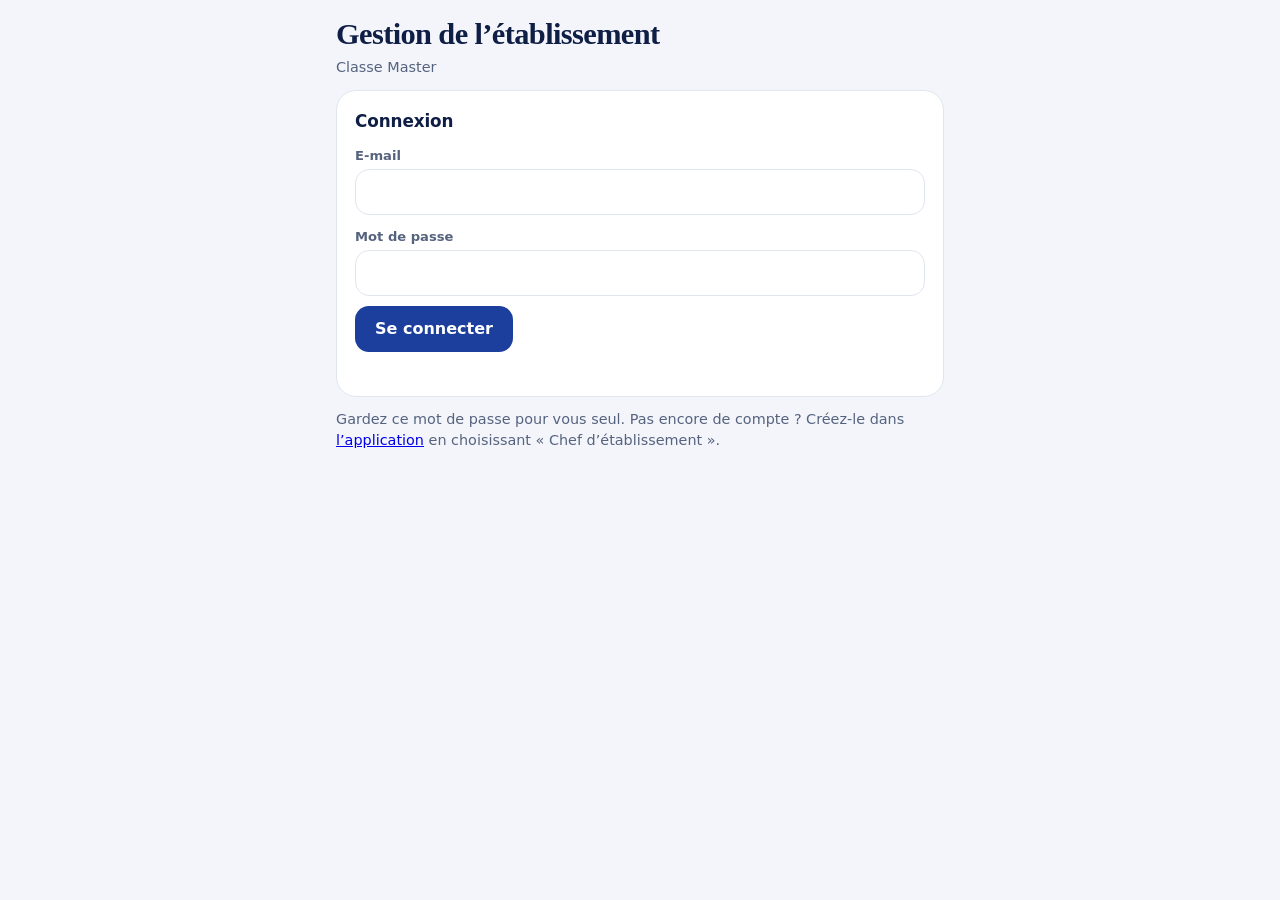
<file: etab-accueil.html>
<!DOCTYPE html>
<html lang="fr">
<head>
<meta charset="utf-8">
<meta http-equiv="Content-Security-Policy" content="default-src 'self'; script-src 'self' 'unsafe-inline'; style-src 'self' 'unsafe-inline' https://fonts.googleapis.com; font-src 'self' https://fonts.gstatic.com; img-src 'self' data: blob:; connect-src 'self' https://wnlsxtmekyvtizdwxxuc.supabase.co wss://wnlsxtmekyvtizdwxxuc.supabase.co; object-src 'none'; base-uri 'self'; form-action 'self'">
<meta name="viewport" content="width=device-width, initial-scale=1">
<meta name="robots" content="noindex, nofollow">
<meta name="referrer" content="no-referrer">
<meta name="theme-color" content="#1E3F8A">
<title>Accueil · Gestion de l’établissement · Classe Master</title>
<link rel="icon" type="image/svg+xml" href="icons/icon.svg">
<link rel="stylesheet" href="https://fonts.googleapis.com/css2?family=Figtree:wght@400;500;600;700&family=Fraunces:wght@600;700&display=swap">
<link rel="stylesheet" href="css/etab-base.css">
<link rel="stylesheet" href="css/carnet.css">
<link rel="stylesheet" href="css/charts.css">
<link rel="stylesheet" href="css/graph-etab.css">
<link rel="stylesheet" href="css/etab-fiche.css">
<link rel="stylesheet" href="css/etab-v86.css">
</head>
<body>
<main id="app"><p class="sub" style="text-align:center;margin-top:40px">Chargement…</p></main>
<script src="js/etab-offline.js"></script>
<script src="js/vendor/supabase.js"></script>
<script src="js/supabase.js"></script>
<script src="js/graphiques/core.js" defer></script>
<script src="js/graphiques/donut-chart.js" defer></script>
<script src="js/graphiques/charts.js" defer></script>
<script src="js/graphiques/charts-extra.js" defer></script>
<script src="js/graphiques/charts-more.js" defer></script>
<script src="js/graph-etab.js" defer></script>
<script src="js/etab-core.js" defer></script>
<script src="js/etab-fiche.js" defer></script>
<script src="js/etab-accueil.js" defer></script>
</body>
</html>
</file>
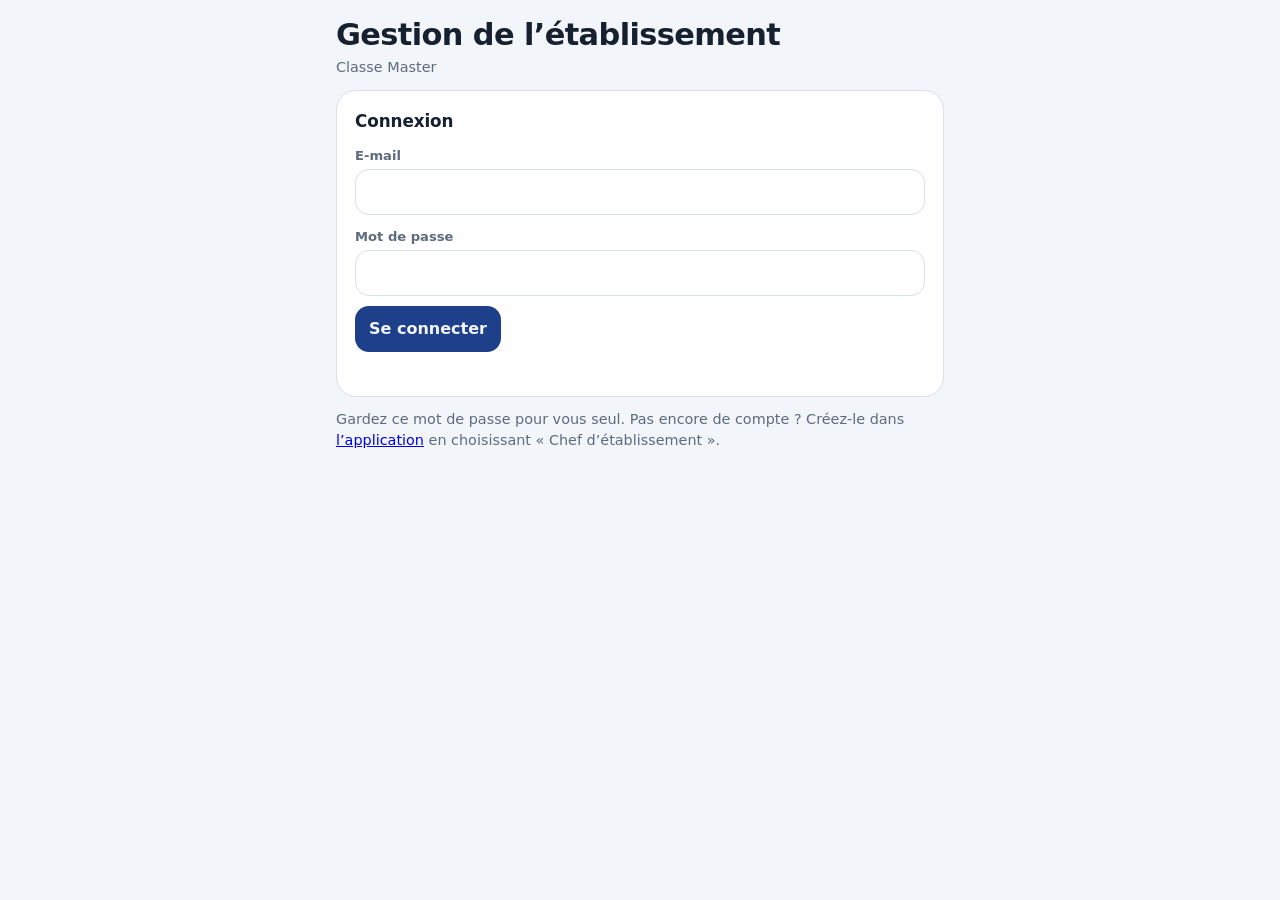
<file: etab-classes.html>
<!DOCTYPE html>
<html lang="fr">
<head>
<meta charset="utf-8">
<meta http-equiv="Content-Security-Policy" content="default-src 'self'; script-src 'self' 'unsafe-inline'; style-src 'self' 'unsafe-inline' https://fonts.googleapis.com; font-src 'self' https://fonts.gstatic.com; img-src 'self' data: blob:; connect-src 'self' https://wnlsxtmekyvtizdwxxuc.supabase.co wss://wnlsxtmekyvtizdwxxuc.supabase.co; object-src 'none'; base-uri 'self'; form-action 'self'">
<meta name="viewport" content="width=device-width, initial-scale=1">
<meta name="robots" content="noindex, nofollow">
<meta name="referrer" content="no-referrer">
<meta name="theme-color" content="#1E3F8A">
<title>Classes · Gestion de l’établissement · Classe Master</title>
<link rel="icon" type="image/svg+xml" href="icons/icon.svg">
<link rel="stylesheet" href="https://fonts.googleapis.com/css2?family=Figtree:wght@400;500;600;700&family=Fraunces:wght@600;700&display=swap">
<link rel="stylesheet" href="css/etab-base.css">
<link rel="stylesheet" href="css/etab-v86.css">
</head>
<body>
<main id="app"><p class="sub" style="text-align:center;margin-top:40px">Chargement…</p></main>
<div id="pr" aria-hidden="true"></div>
<script src="js/etab-offline.js"></script>
<script src="js/vendor/supabase.js"></script>
<script src="js/supabase.js"></script>
<script src="js/qr.js"></script>
<script src="js/etab-core.js" defer></script>
<script src="js/telecharger.js"></script>
<script src="js/etab-classes.js" defer></script>
</body>
</html>
</file>
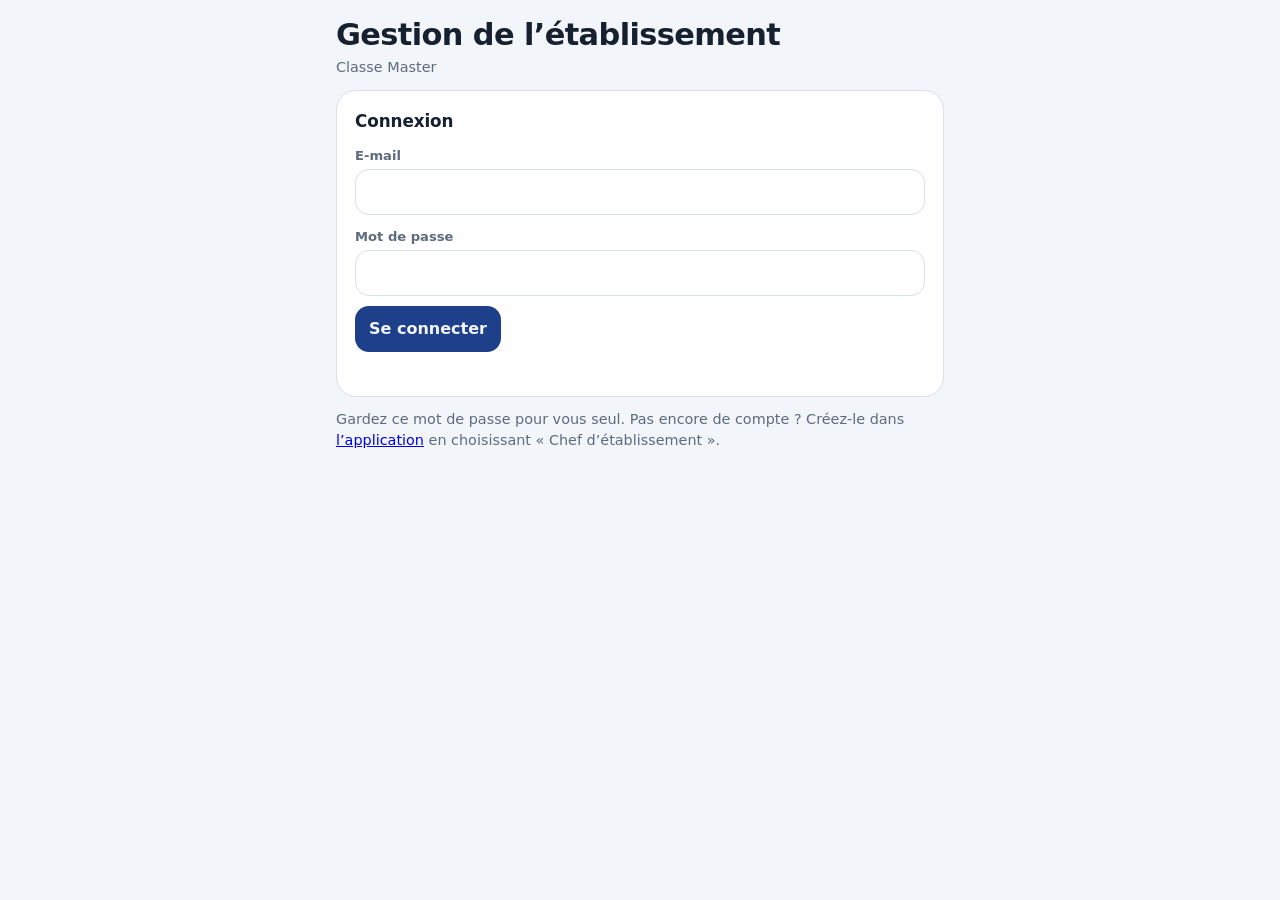
<file: etab-enseignants.html>
<!DOCTYPE html>
<html lang="fr">
<head>
<meta charset="utf-8">
<meta http-equiv="Content-Security-Policy" content="default-src 'self'; script-src 'self' 'unsafe-inline'; style-src 'self' 'unsafe-inline' https://fonts.googleapis.com; font-src 'self' https://fonts.gstatic.com; img-src 'self' data: blob:; connect-src 'self' https://wnlsxtmekyvtizdwxxuc.supabase.co wss://wnlsxtmekyvtizdwxxuc.supabase.co; object-src 'none'; base-uri 'self'; form-action 'self'">
<meta name="viewport" content="width=device-width, initial-scale=1">
<meta name="robots" content="noindex, nofollow">
<meta name="referrer" content="no-referrer">
<meta name="theme-color" content="#1E3F8A">
<title>Enseignants · Gestion de l’établissement · Classe Master</title>
<link rel="icon" type="image/svg+xml" href="icons/icon.svg">
<link rel="stylesheet" href="https://fonts.googleapis.com/css2?family=Figtree:wght@400;500;600;700&family=Fraunces:wght@600;700&display=swap">
<link rel="stylesheet" href="css/etab-base.css">
<link rel="stylesheet" href="css/etab-v86.css">
</head>
<body>
<main id="app"><p class="sub" style="text-align:center;margin-top:40px">Chargement…</p></main>
<script src="js/etab-offline.js"></script>
<script src="js/vendor/supabase.js"></script>
<script src="js/supabase.js"></script>
<script src="js/etab-core.js" defer></script>
<script src="js/etab-enseignants.js" defer></script>
</body>
</html>
</file>
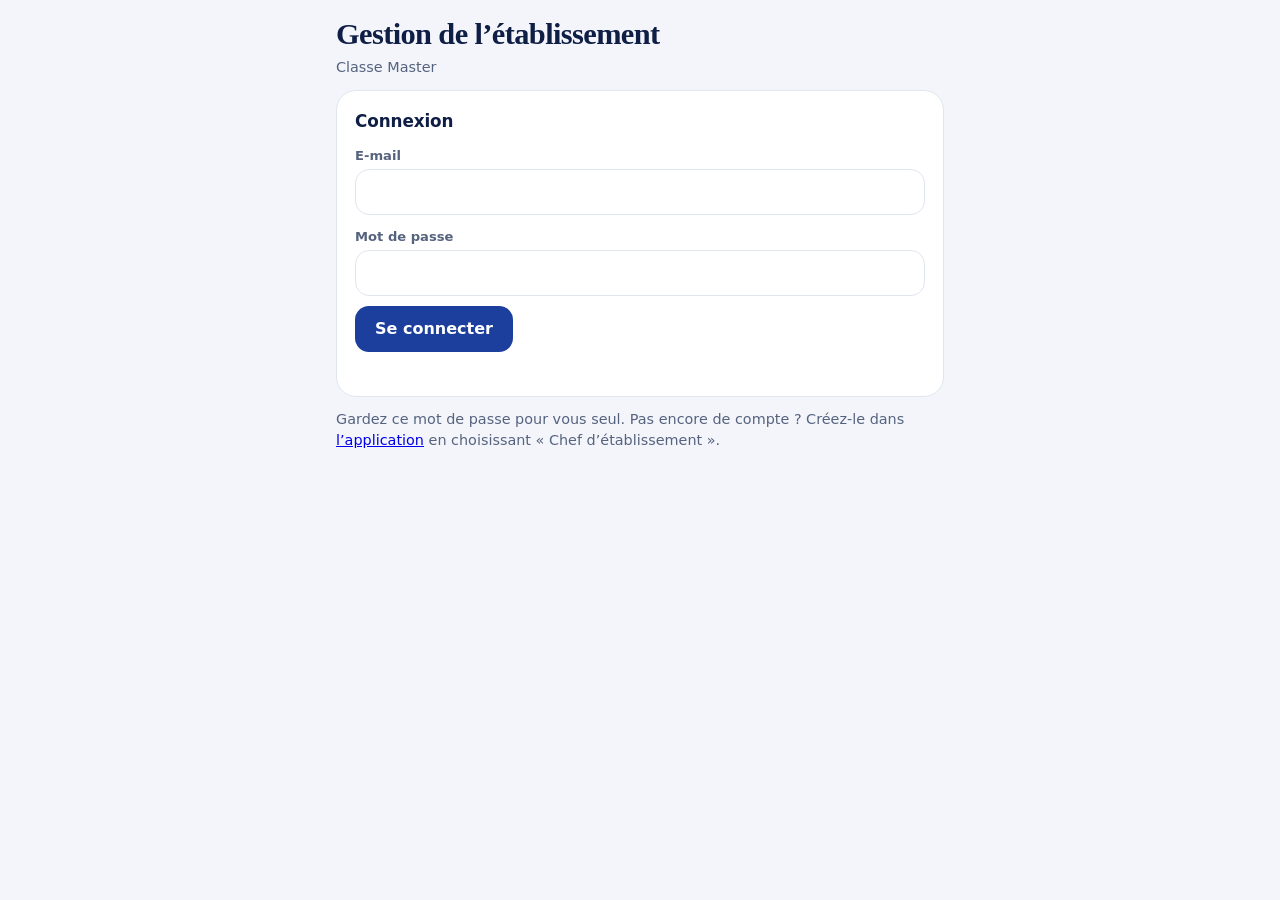
<file: etab-fin.html>
<!DOCTYPE html>
<html lang="fr">
<head>
<meta charset="utf-8">
<meta http-equiv="Content-Security-Policy" content="default-src 'self'; script-src 'self' 'unsafe-inline'; style-src 'self' 'unsafe-inline' https://fonts.googleapis.com; font-src 'self' https://fonts.gstatic.com; img-src 'self' data: blob:; connect-src 'self' https://wnlsxtmekyvtizdwxxuc.supabase.co wss://wnlsxtmekyvtizdwxxuc.supabase.co; object-src 'none'; base-uri 'self'; form-action 'self'">
<meta name="viewport" content="width=device-width, initial-scale=1">
<meta name="robots" content="noindex, nofollow">
<meta name="referrer" content="no-referrer">
<meta name="theme-color" content="#1E3F8A">
<title>Fin d’année · Gestion de l’établissement · Classe Master</title>
<link rel="icon" type="image/svg+xml" href="icons/icon.svg">
<link rel="stylesheet" href="https://fonts.googleapis.com/css2?family=Figtree:wght@400;500;600;700&family=Fraunces:wght@600;700&display=swap">
<link rel="stylesheet" href="css/etab-base.css">
<link rel="stylesheet" href="css/carnet.css">
<link rel="stylesheet" href="css/charts.css">
<link rel="stylesheet" href="css/graph-etab.css">
<link rel="stylesheet" href="css/etab-fiche.css">
<link rel="stylesheet" href="css/etab-v86.css">
<link rel="stylesheet" href="css/etab-fin.css">
</head>
<body>
<main id="app"><p class="sub" style="text-align:center;margin-top:40px">Chargement…</p></main>
<div id="pr" aria-hidden="true"></div>
<script src="js/etab-offline.js"></script>
<script src="js/vendor/supabase.js"></script>
<script src="js/supabase.js"></script>
<script src="js/telecharger.js"></script>
<script src="js/niveaux.js"></script>
<script src="js/graphiques/core.js" defer></script>
<script src="js/graphiques/donut-chart.js" defer></script>
<script src="js/graphiques/charts.js" defer></script>
<script src="js/graphiques/charts-extra.js" defer></script>
<script src="js/graphiques/charts-more.js" defer></script>
<script src="js/graph-etab.js" defer></script>
<script src="js/etab-core.js" defer></script>
<script src="js/etab-fiche.js" defer></script>
<script src="js/etab-fin.js" defer></script>
</body>
</html>
</file>
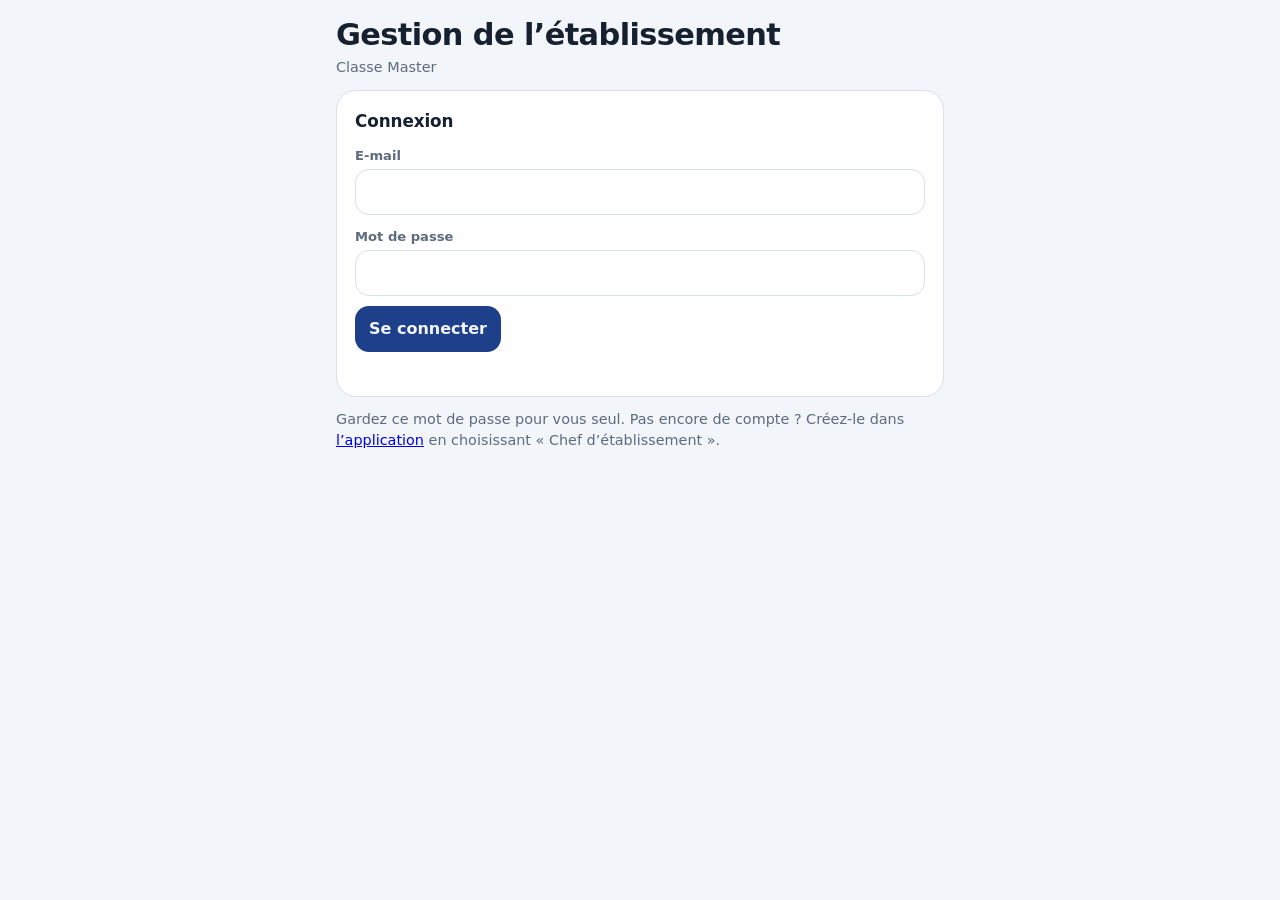
<file: etab-matieres.html>
<!DOCTYPE html>
<html lang="fr">
<head>
<meta charset="utf-8">
<meta http-equiv="Content-Security-Policy" content="default-src 'self'; script-src 'self' 'unsafe-inline'; style-src 'self' 'unsafe-inline' https://fonts.googleapis.com; font-src 'self' https://fonts.gstatic.com; img-src 'self' data: blob:; connect-src 'self' https://wnlsxtmekyvtizdwxxuc.supabase.co wss://wnlsxtmekyvtizdwxxuc.supabase.co; object-src 'none'; base-uri 'self'; form-action 'self'">
<meta name="viewport" content="width=device-width, initial-scale=1">
<meta name="robots" content="noindex, nofollow">
<meta name="referrer" content="no-referrer">
<meta name="theme-color" content="#1E3F8A">
<title>Matières · Gestion de l’établissement · Classe Master</title>
<link rel="icon" type="image/svg+xml" href="icons/icon.svg">
<link rel="stylesheet" href="https://fonts.googleapis.com/css2?family=Figtree:wght@400;500;600;700&family=Fraunces:wght@600;700&display=swap">
<link rel="stylesheet" href="css/etab-base.css">
<link rel="stylesheet" href="css/etab-v86.css">
</head>
<body>
<main id="app"><p class="sub" style="text-align:center;margin-top:40px">Chargement…</p></main>
<script src="js/etab-offline.js"></script>
<script src="js/vendor/supabase.js"></script>
<script src="js/supabase.js"></script>
<script src="js/etab-core.js" defer></script>
<script src="js/etab-matieres.js" defer></script>
</body>
</html>
</file>
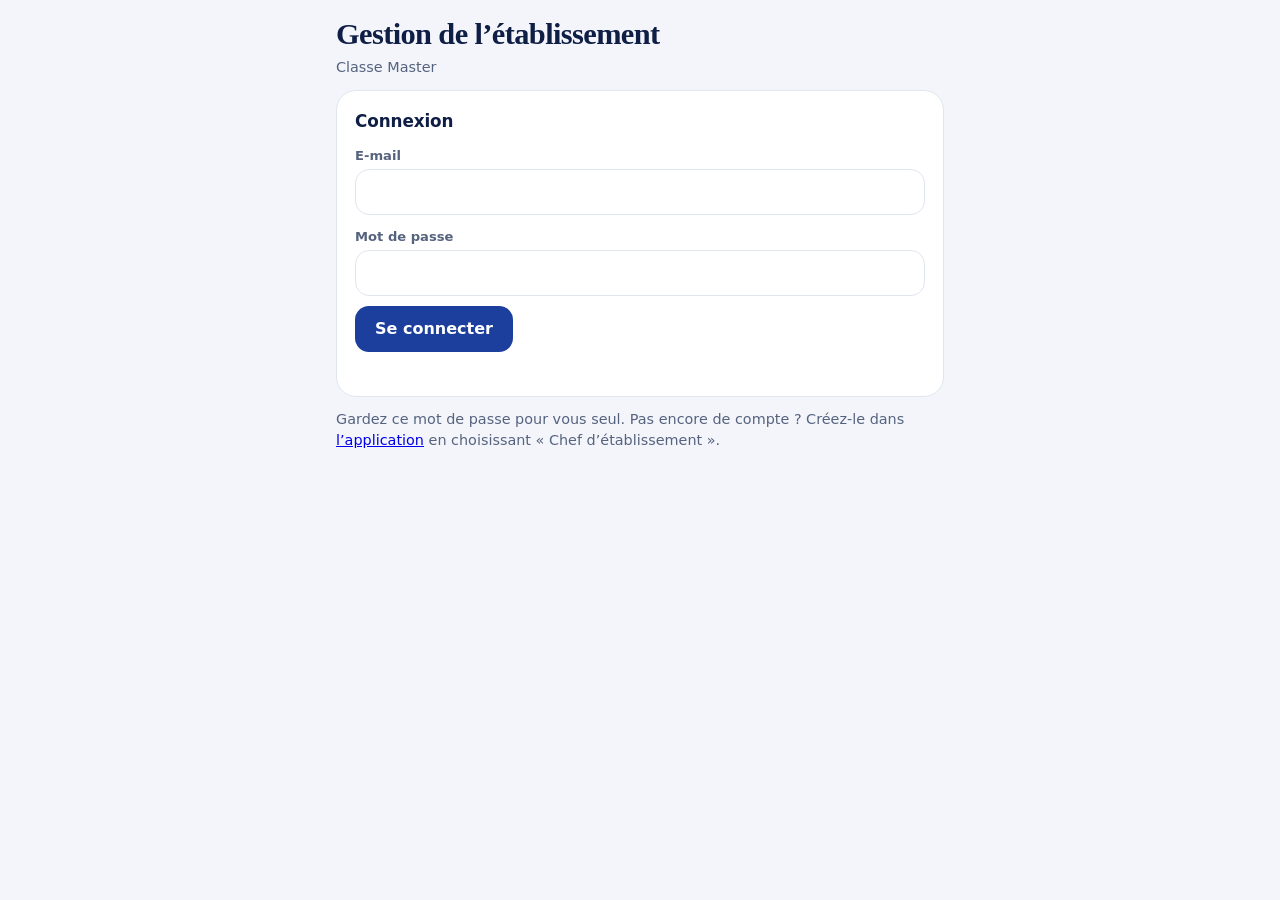
<file: etab-parametres.html>
<!DOCTYPE html>
<html lang="fr">
<head>
<meta charset="utf-8">
<meta http-equiv="Content-Security-Policy" content="default-src 'self'; script-src 'self' 'unsafe-inline'; style-src 'self' 'unsafe-inline' https://fonts.googleapis.com; font-src 'self' https://fonts.gstatic.com; img-src 'self' data: blob:; connect-src 'self' https://wnlsxtmekyvtizdwxxuc.supabase.co wss://wnlsxtmekyvtizdwxxuc.supabase.co; object-src 'none'; base-uri 'self'; form-action 'self'">
<meta name="viewport" content="width=device-width, initial-scale=1">
<meta name="robots" content="noindex, nofollow">
<meta name="referrer" content="no-referrer">
<meta name="theme-color" content="#1E3F8A">
<title>Paramètres · Gestion de l’établissement · Classe Master</title>
<link rel="icon" type="image/svg+xml" href="icons/icon.svg">
<link rel="stylesheet" href="https://fonts.googleapis.com/css2?family=Figtree:wght@400;500;600;700&family=Fraunces:wght@600;700&display=swap">
<link rel="stylesheet" href="css/etab-base.css">
<link rel="stylesheet" href="css/carnet.css">
<link rel="stylesheet" href="css/etab-v86.css">
</head>
<body>
<main id="app"><p class="sub" style="text-align:center;margin-top:40px">Chargement…</p></main>
<script src="js/etab-offline.js"></script>
<script src="js/vendor/supabase.js"></script>
<script src="js/supabase.js"></script>
<script src="js/telecharger.js"></script>
<script src="js/etab-core.js" defer></script>
<script src="js/etab-parametres.js" defer></script>
</body>
</html>
</file>
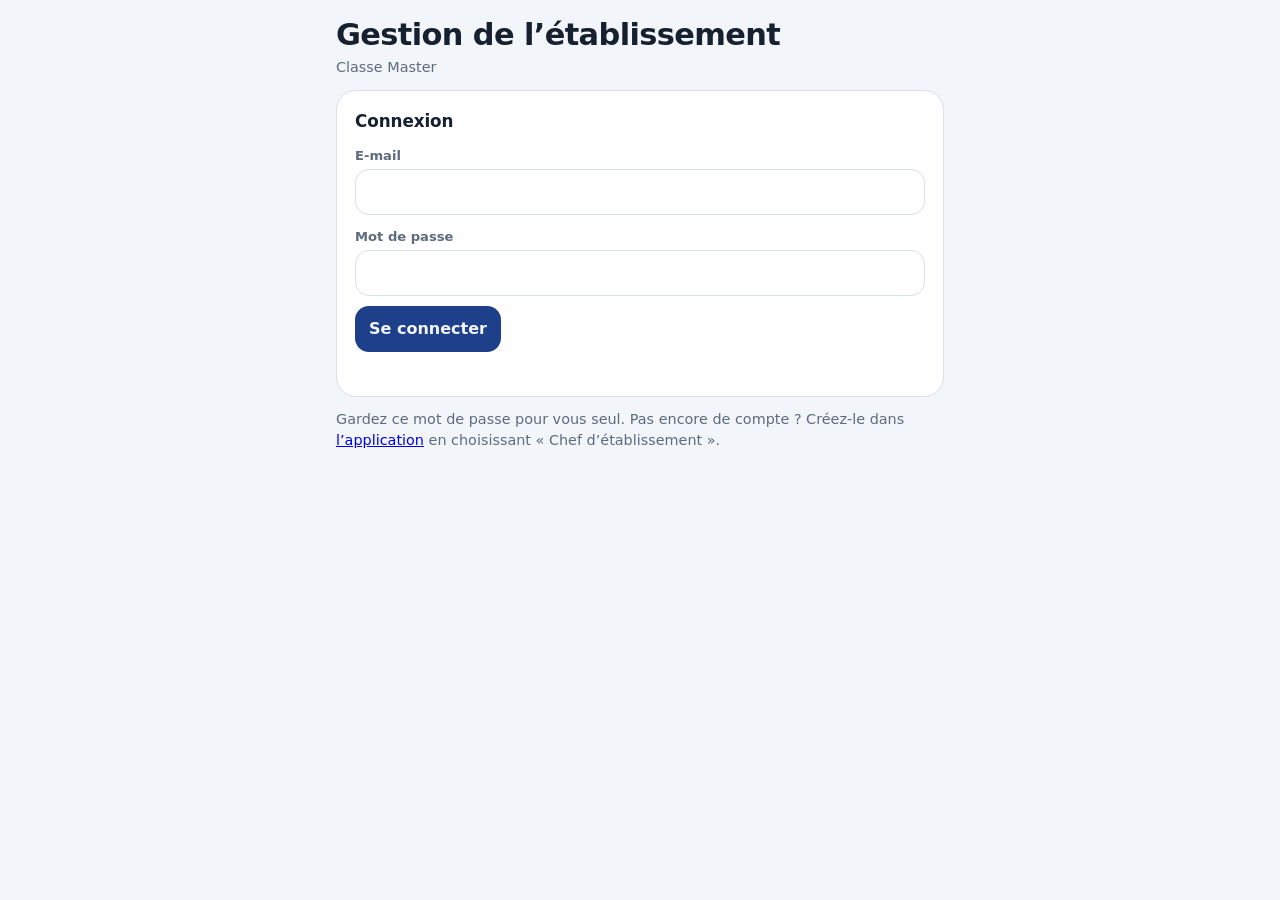
<file: etab-programmes.html>
<!DOCTYPE html>
<html lang="fr">
<head>
<meta charset="utf-8">
<meta http-equiv="Content-Security-Policy" content="default-src 'self'; script-src 'self' 'unsafe-inline'; style-src 'self' 'unsafe-inline' https://fonts.googleapis.com; font-src 'self' https://fonts.gstatic.com; img-src 'self' data: blob:; connect-src 'self' https://wnlsxtmekyvtizdwxxuc.supabase.co wss://wnlsxtmekyvtizdwxxuc.supabase.co; object-src 'none'; base-uri 'self'; form-action 'self'">
<meta name="viewport" content="width=device-width, initial-scale=1">
<meta name="robots" content="noindex, nofollow">
<meta name="referrer" content="no-referrer">
<meta name="theme-color" content="#1E3F8A">
<title>Programmes · Gestion de l’établissement · Classe Master</title>
<link rel="icon" type="image/svg+xml" href="icons/icon.svg">
<link rel="stylesheet" href="https://fonts.googleapis.com/css2?family=Figtree:wght@400;500;600;700&family=Fraunces:wght@600;700&display=swap">
<link rel="stylesheet" href="css/etab-base.css">
<link rel="stylesheet" href="css/etab-v86.css">
<link rel="stylesheet" href="css/etab-programmes.css">
</head>
<body>
<main id="app"><p class="sub" style="text-align:center;margin-top:40px">Chargement…</p></main>
<script src="js/etab-offline.js"></script>
<script src="js/vendor/supabase.js"></script>
<script src="js/supabase.js"></script>
<script src="js/etab-core.js" defer></script>
<script src="js/etab-programmes.js" defer></script>
</body>
</html>
</file>
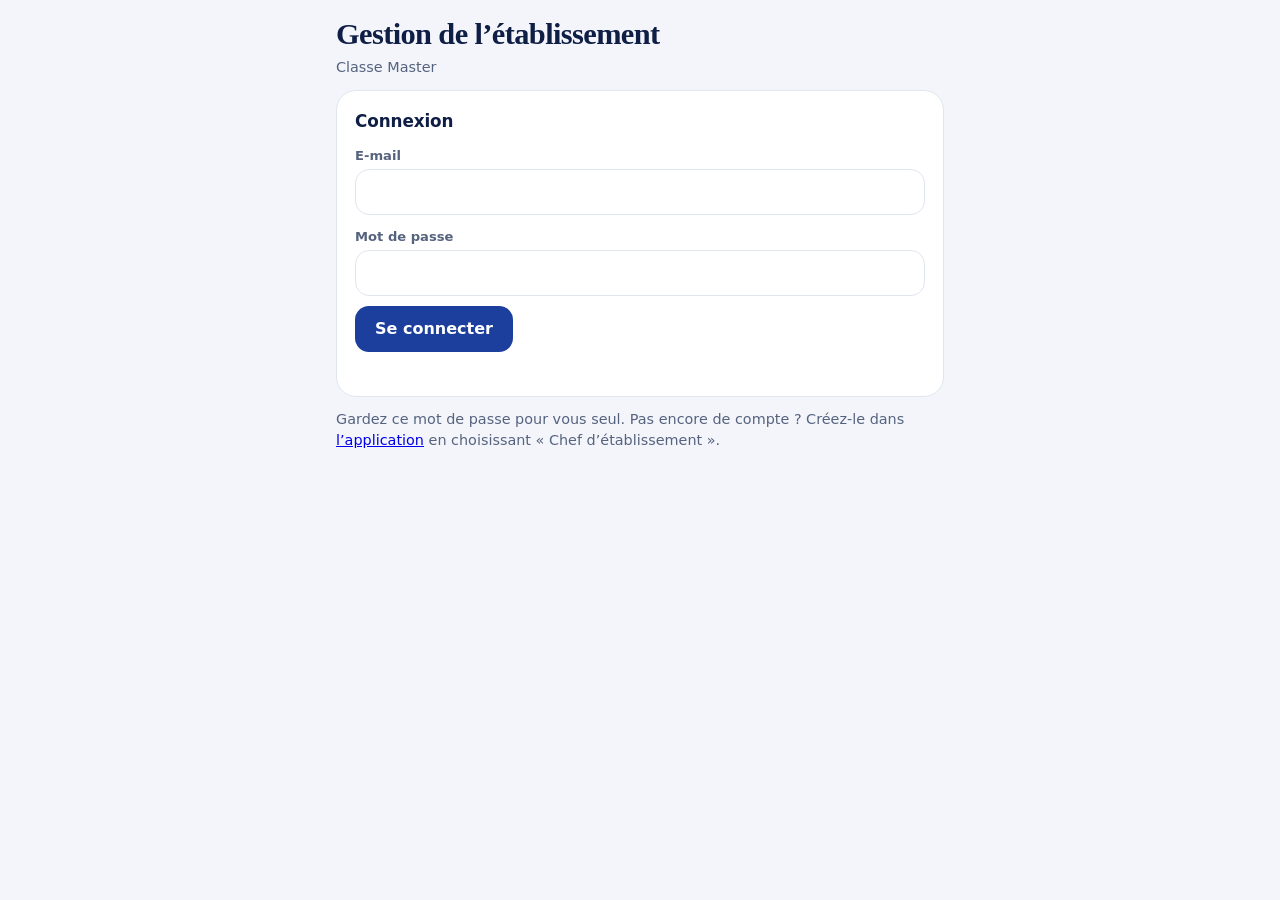
<file: etab-resultats.html>
<!DOCTYPE html>
<html lang="fr">
<head>
<meta charset="utf-8">
<meta http-equiv="Content-Security-Policy" content="default-src 'self'; script-src 'self' 'unsafe-inline'; style-src 'self' 'unsafe-inline' https://fonts.googleapis.com; font-src 'self' https://fonts.gstatic.com; img-src 'self' data: blob:; connect-src 'self' https://wnlsxtmekyvtizdwxxuc.supabase.co wss://wnlsxtmekyvtizdwxxuc.supabase.co; object-src 'none'; base-uri 'self'; form-action 'self'">
<meta name="viewport" content="width=device-width, initial-scale=1">
<meta name="robots" content="noindex, nofollow">
<meta name="referrer" content="no-referrer">
<meta name="theme-color" content="#1E3F8A">
<title>Résultats et assiduité · Gestion de l’établissement · Classe Master</title>
<link rel="icon" type="image/svg+xml" href="icons/icon.svg">
<link rel="stylesheet" href="https://fonts.googleapis.com/css2?family=Figtree:wght@400;500;600;700&family=Fraunces:wght@600;700&display=swap">
<link rel="stylesheet" href="css/etab-base.css">
<link rel="stylesheet" href="css/carnet.css">
<link rel="stylesheet" href="css/charts.css">
<link rel="stylesheet" href="css/graph-etab.css">
<link rel="stylesheet" href="css/etab-fiche.css">
<link rel="stylesheet" href="css/etab-v86.css">
</head>
<body>
<main id="app"><p class="sub" style="text-align:center;margin-top:40px">Chargement…</p></main>
<script src="js/etab-offline.js"></script>
<script src="js/vendor/supabase.js"></script>
<script src="js/supabase.js"></script>
<script src="js/graphiques/core.js" defer></script>
<script src="js/graphiques/donut-chart.js" defer></script>
<script src="js/graphiques/charts.js" defer></script>
<script src="js/graphiques/charts-extra.js" defer></script>
<script src="js/graphiques/charts-more.js" defer></script>
<script src="js/graph-etab.js" defer></script>
<script src="js/etab-core.js" defer></script>
<script src="js/etab-fiche.js" defer></script>
<script src="js/etab-resultats.js" defer></script>
</body>
</html>
</file>
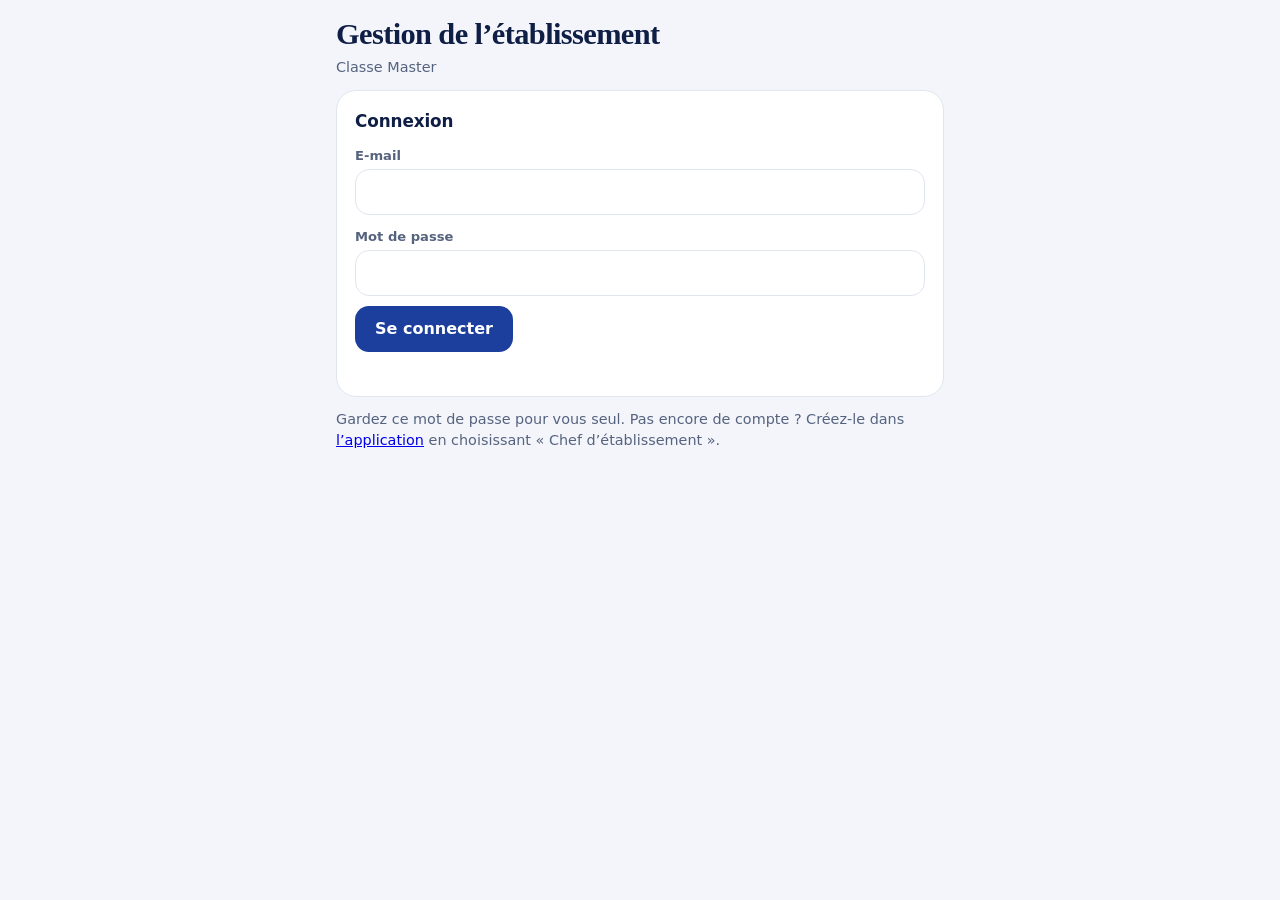
<file: etab-vie.html>
<!DOCTYPE html>
<html lang="fr">
<head>
<meta charset="utf-8">
<meta http-equiv="Content-Security-Policy" content="default-src 'self'; script-src 'self' 'unsafe-inline'; style-src 'self' 'unsafe-inline' https://fonts.googleapis.com; font-src 'self' https://fonts.gstatic.com; img-src 'self' data: blob:; connect-src 'self' https://wnlsxtmekyvtizdwxxuc.supabase.co wss://wnlsxtmekyvtizdwxxuc.supabase.co; object-src 'none'; base-uri 'self'; form-action 'self'">
<meta name="viewport" content="width=device-width, initial-scale=1">
<meta name="robots" content="noindex, nofollow">
<meta name="referrer" content="no-referrer">
<meta name="theme-color" content="#1E3F8A">
<title>Vie scolaire · Gestion de l’établissement · Classe Master</title>
<link rel="icon" type="image/svg+xml" href="icons/icon.svg">
<link rel="stylesheet" href="https://fonts.googleapis.com/css2?family=Figtree:wght@400;500;600;700&family=Fraunces:wght@600;700&display=swap">
<link rel="stylesheet" href="css/etab-base.css">
<link rel="stylesheet" href="css/carnet.css">
<link rel="stylesheet" href="css/charts.css">
<link rel="stylesheet" href="css/graph-etab.css">
<link rel="stylesheet" href="css/etab-fiche.css">
<link rel="stylesheet" href="css/etab-v86.css">
</head>
<body>
<main id="app"><p class="sub" style="text-align:center;margin-top:40px">Chargement…</p></main>
<script src="js/etab-offline.js"></script>
<script src="js/vendor/supabase.js"></script>
<script src="js/supabase.js"></script>
<script src="js/telecharger.js"></script>
<script src="js/graphiques/core.js" defer></script>
<script src="js/graphiques/donut-chart.js" defer></script>
<script src="js/graphiques/charts.js" defer></script>
<script src="js/graphiques/charts-extra.js" defer></script>
<script src="js/graphiques/charts-more.js" defer></script>
<script src="js/graph-etab.js" defer></script>
<script src="js/etab-core.js" defer></script>
<script src="js/etab-fiche.js" defer></script>
<script src="js/etab-vie.js" defer></script>
</body>
</html>
</file>
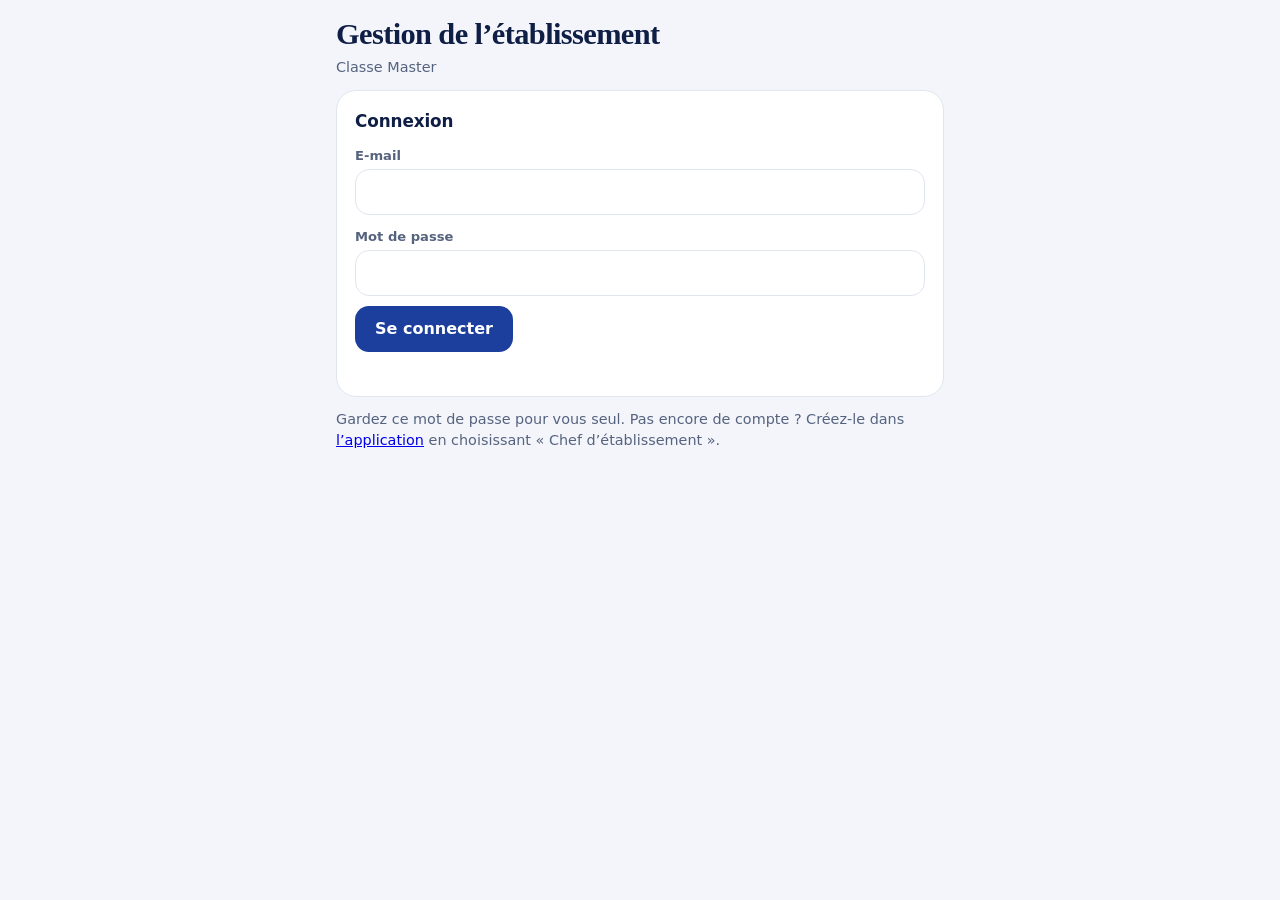
<file: etablissement.html>
<!DOCTYPE html>
<html lang="fr">
<head>
<meta charset="utf-8">
<meta name="viewport" content="width=device-width, initial-scale=1">
<meta name="robots" content="noindex, nofollow">
<meta http-equiv="refresh" content="0; url=etab-accueil.html">
<title>Gestion de l’établissement · Classe Master</title>
<link rel="icon" type="image/svg+xml" href="icons/icon.svg">
</head>
<body>
<p>Cette page a changé d’adresse. <a id="go" href="etab-accueil.html">Ouvrir la gestion de l’établissement</a></p>
<script src="js/etab-redirect.js"></script>
</body>
</html>
</file>
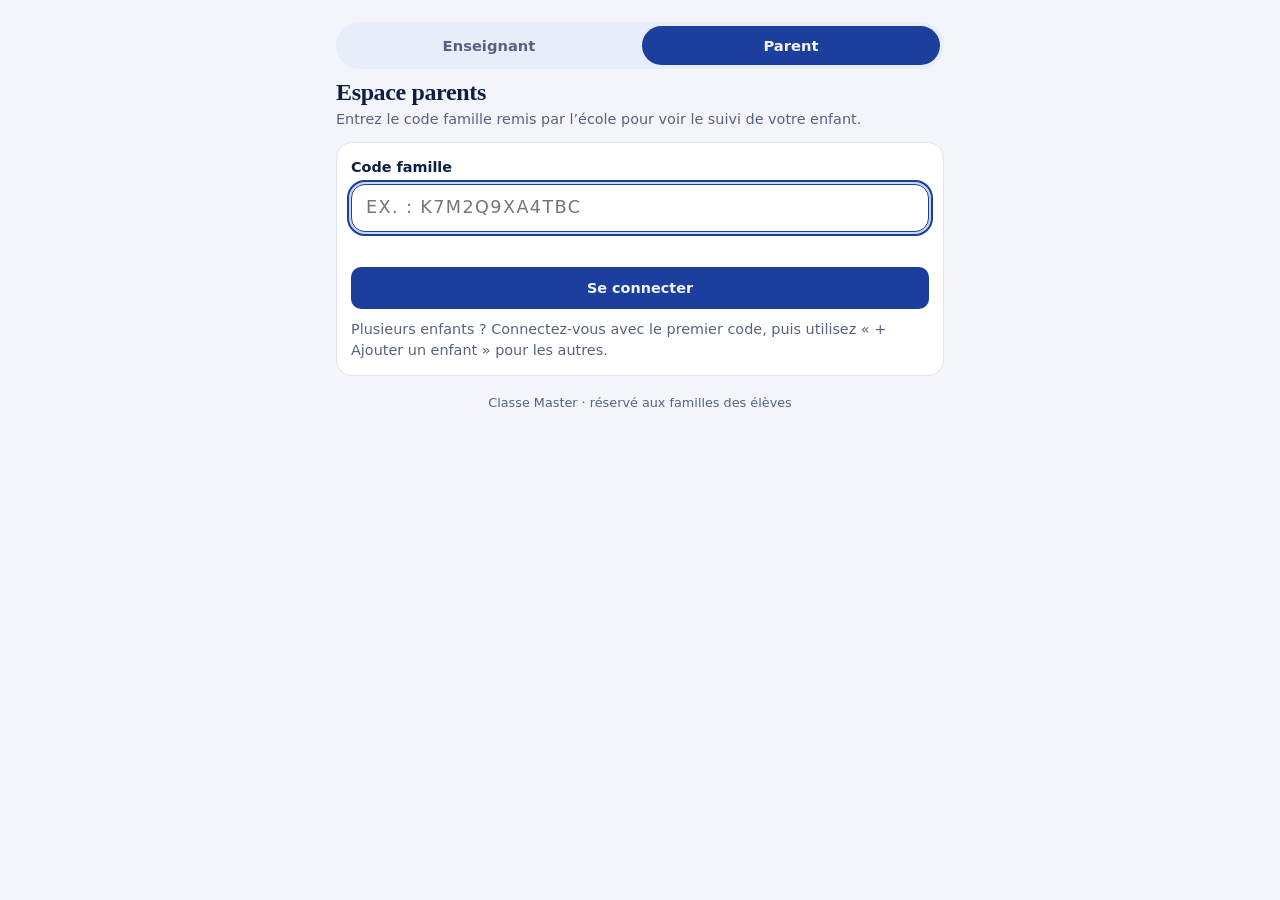
<file: parent.html>
<!DOCTYPE html>
<html lang="fr">
<head>
<meta charset="utf-8">
<meta http-equiv="Content-Security-Policy" content="default-src 'self'; script-src 'self' 'unsafe-inline'; style-src 'self' 'unsafe-inline' https://fonts.googleapis.com; font-src 'self' https://fonts.gstatic.com; img-src 'self' data: blob:; connect-src 'self' https://wnlsxtmekyvtizdwxxuc.supabase.co wss://wnlsxtmekyvtizdwxxuc.supabase.co; object-src 'none'; base-uri 'self'; form-action 'self'">
<meta name="viewport" content="width=device-width, initial-scale=1">
<meta name="robots" content="noindex, nofollow">
<meta name="referrer" content="no-referrer">
<meta name="theme-color" content="#1E3F8A">
<title>Suivi de l’élève · Classe Master</title>
<link rel="icon" type="image/svg+xml" href="icons/icon.svg">
<style>
:root{--bg:#f2f5f9;--surface:#fff;--ink:#16202e;--mute:#5d6b7e;--line:#d9e0ea;--p:#1f7a4d;--pbg:#e0f3e8;--a:#b42b3a;--abg:#fbe4e7;--r:#9a6400;--rbg:#fdf0d0;--accent:#1E3F8A;--soft:#e6ecf8;color-scheme:light}
@media (prefers-color-scheme:dark){:root{--bg:#0c1424;--surface:#192232;--ink:#e8edf5;--mute:#9aa8bc;--line:#2b3850;--p:#5fd08e;--pbg:#14382a;--a:#ff8591;--abg:#43202a;--r:#f2b84b;--rbg:#40330f;--accent:#8fb0f5;--soft:#22304a;color-scheme:dark}}
*{box-sizing:border-box}
body{margin:0;background:var(--bg);color:var(--ink);font:16px/1.45 "Figtree","Atkinson Hyperlegible",system-ui,-apple-system,"Segoe UI",sans-serif}
main{max-width:640px;margin:0 auto;padding:16px 16px 40px}
h1{font-size:1.5rem;margin:8px 0 2px}h2{font-size:1.05rem;margin:0 0 8px}
.sub{color:var(--mute);font-size:.9rem;margin:0}
.card{background:var(--surface);border:1px solid var(--line);border-radius:16px;padding:14px;margin:12px 0}
.k{display:grid;grid-template-columns:repeat(3,1fr);gap:8px}
.k div{background:var(--soft);border-radius:12px;padding:10px 6px;text-align:center}
.k b{display:block;font-size:1.4rem}.k span{font-size:.75rem;color:var(--mute)}
.k .ok b{color:var(--p)}.k .no b{color:var(--a)}.k .re b{color:var(--r)}
.vm{display:block;width:100%;margin-top:8px;font:inherit;font-size:.9rem;font-weight:700;color:var(--accent);background:var(--soft);border:0;border-radius:10px;padding:10px;min-height:42px;cursor:pointer}
.row{display:flex;justify-content:space-between;gap:10px;padding:8px 0;border-top:1px solid var(--line);align-items:center}
.row:first-of-type{border-top:0}
.tag{border-radius:999px;padding:1px 9px;font-size:.8rem;font-weight:700;white-space:nowrap}
.t-a{background:var(--abg);color:var(--a)}.t-j{background:var(--pbg);color:var(--p)}.t-r{background:var(--rbg);color:var(--r)}
.bar{height:8px;border-radius:99px;background:var(--soft);overflow:hidden;margin-top:6px}
.bar i{display:block;height:100%;background:var(--accent);border-radius:99px}
.bar i.l{background:var(--a)}
.note{display:flex;justify-content:space-between;gap:10px;align-items:baseline}
.err{text-align:center;padding:40px 10px}
.tabs{display:flex;gap:6px;overflow-x:auto;padding:2px 0 6px;margin:10px 0 0;scrollbar-width:thin}
.tabs button{flex:0 0 auto;border:1px solid var(--line);background:var(--surface);color:var(--ink);border-radius:999px;padding:8px 14px;font:inherit;font-size:.92rem;cursor:pointer;min-height:40px}
.tabs button[aria-selected="true"]{background:var(--accent);border-color:var(--accent);color:var(--bg);font-weight:700}
.tabs button:focus-visible{outline:2px solid var(--accent);outline-offset:2px}
.sj{display:flex;justify-content:space-between;gap:10px;align-items:center;width:100%;text-align:left;border:0;border-top:1px solid var(--line);background:none;color:var(--ink);font:inherit;padding:10px 0;cursor:pointer}
.sj:first-of-type{border-top:0}.sj small{display:block;color:var(--mute)}
.sj b{white-space:nowrap}
.role{display:flex;gap:4px;background:var(--soft);border-radius:999px;padding:4px;margin:6px 0 10px}
.role a,.role span{flex:1;text-align:center;padding:9px 10px;border-radius:999px;font-weight:700;font-size:.92rem;text-decoration:none;color:var(--mute)}
.role span{background:var(--accent);color:var(--bg)}
.fld{display:block;font-weight:700;font-size:.9rem;margin-bottom:6px}
.in{width:100%;min-height:48px;padding:0 14px;border:1.5px solid var(--line);border-radius:12px;background:var(--bg);color:var(--ink);font:inherit;font-size:1.1rem;letter-spacing:.08em;text-transform:uppercase}
.in:focus-visible{outline:2px solid var(--accent);outline-offset:2px}
.err2{color:var(--a);font-size:.9rem;min-height:1.2em;margin:8px 0 0}
.vm.go{background:var(--accent);color:var(--bg);margin-top:10px}
.lnk{background:none;border:0;padding:6px 2px;font:inherit;font-size:.85rem;color:var(--accent);text-decoration:underline;cursor:pointer}
[hidden]{display:none!important}
footer{color:var(--mute);font-size:.8rem;text-align:center;margin-top:18px}
</style>
<link rel="stylesheet" href="https://fonts.googleapis.com/css2?family=Fraunces:wght@600;700&display=swap">
<link rel="stylesheet" href="css/carnet.css">
</head>
<body>
<main id="m"><p class="sub" style="text-align:center;margin-top:40px">Chargement…</p></main>
<script src="js/supabase.js"></script>
<script>
(function(){
  var m=document.getElementById("m");
  function esc(s){return String(s==null?"":s).replace(/[&<>"']/g,function(c){return{"&":"&amp;","<":"&lt;",">":"&gt;",'"':"&quot;","'":"&#39;"}[c];});}
  function ni(v){v=Math.floor(+v);return isFinite(v)&&v>0?Math.min(v,99999):0;}
  function cp(o,ks){var r={},i;o=o&&typeof o==="object"?o:{};for(i=0;i<ks.length;i++)r[ks[i]]=ni(o[ks[i]]);if(o.p!==undefined)r.p=o.p;return r;}
  function nf(x){return x===null||x===undefined||isNaN(x)?"–":String(Math.round(x*100)/100).replace(".",",");}
  function fd(k){var p=String(k).split("-");if(p.length<3)return esc(k);return new Date(+p[0],+p[1]-1,+p[2]).toLocaleDateString("fr-FR",{weekday:"short",day:"numeric",month:"long",year:"numeric"});}
  function fu(u){return u?new Date(u).toLocaleDateString("fr-FR",{day:"numeric",month:"long",year:"numeric"}):"–";}
  function fail(t,s){m.innerHTML='<div class="err"><h1>'+esc(t)+'</h1><p class="sub">'+esc(s)+'</p></div>';}
  function rpc(fn,arg){
    return fetch(SUPABASE_URL+"/rest/v1/rpc/"+fn,{method:"POST",headers:{"apikey":SUPABASE_KEY,"Authorization":"Bearer "+SUPABASE_KEY,"Content-Type":"application/json"},body:JSON.stringify(arg)})
    .then(function(r){if(!r.ok)throw new Error("http");return r.json();});
  }
  /* Présence, notes, devoirs d'une matière (sans titre) */
  function body(d){
    var p=cp(d.pres,["n","a","j","r"]),h='';
    h+='<div class="card"><h2>Présence</h2><div class="k"><div class="ok"><b>'+(p.p===null||p.p===undefined?"–":nf(p.p)+" %")+'</b><span>présence</span></div><div class="no"><b>'+(p.a||0)+'</b><span>absence'+((p.a||0)>1?"s":"")+(p.j?" ("+p.j+" justifiée"+(p.j>1?"s":"")+")":"")+'</span></div><div class="re"><b>'+(p.r||0)+'</b><span>retard'+((p.r||0)>1?"s":"")+'</span></div></div>';
    if((d.abs||[]).length){
      var ar=function(x){return'<div class="row"><span>'+fd(x.d)+(x.m?'<br><span class="sub">'+esc(x.m)+'</span>':"")+'</span><span class="tag '+(x.v==="r"?"t-r":x.j?"t-j":"t-a")+'">'+(x.v==="r"?"Retard":x.j?"Absence justifiée":"Absence")+'</span></div>';};
      h+='<div style="margin-top:10px">'+d.abs.slice(0,SHOW_ABS).map(ar).join("")+'</div>';
      if(d.abs.length>SHOW_ABS)h+='<div hidden>'+d.abs.slice(SHOW_ABS).map(ar).join("")+'</div>'+more(d.abs.length-SHOW_ABS);
    }
    else h+='<p class="sub" style="margin-top:10px">Aucune absence ni retard enregistré.</p>';
    h+='</div>';
    if((d.notes||[]).length||d.avg!==null&&d.avg!==undefined){
      h+='<div class="card"><h2>Notes</h2>';
      if(d.avg!==null&&d.avg!==undefined)h+='<p class="note"><span>Moyenne</span><b>'+nf(d.avg)+' / 20</b></p><p class="sub" style="margin:0 0 8px">Moyenne de la classe : '+nf(d.cavg)+' / 20</p>';
      var nr=function(x){var t=x.m>0?x.n/x.m*100:0;return'<div class="row" style="display:block"><div class="note"><span>'+esc(x.t)+'<br><span class="sub">'+fd(x.d)+'</span></span><b>'+nf(x.n)+' / '+nf(x.m)+'</b></div><div class="bar"><i class="'+(t<50?"l":"")+'" style="width:'+Math.max(2,Math.min(100,t))+'%"></i></div>'+(x.c!==null&&x.c!==undefined?'<span class="sub">Moyenne de la classe : '+nf(x.c)+' / '+nf(x.m)+'</span>':"")+'</div>';};
      var nl=d.notes||[];
      h+=nl.slice(0,SHOW_NOTES).map(nr).join("");
      if(nl.length>SHOW_NOTES)h+='<div hidden>'+nl.slice(SHOW_NOTES).map(nr).join("")+'</div>'+more(nl.length-SHOW_NOTES);
      h+='</div>';
    }
    var w=cp(d.hw,["r","l","n"]),tot=(w.r||0)+(w.l||0)+(w.n||0);
    if(tot)h+='<div class="card"><h2>Devoirs</h2><div class="k"><div class="ok"><b>'+(w.r||0)+'</b><span>rendus</span></div><div class="re"><b>'+(w.l||0)+'</b><span>en retard</span></div><div class="no"><b>'+(w.n||0)+'</b><span>non rendus</span></div></div></div>';
    return h;
  }
  /* Liste repliable : les premiers éléments sont visibles, le reste s'ouvre avec « Voir tout l'historique » */
  var SHOW_ABS=8,SHOW_NOTES=6;
  function more(n,label){return n>0?'<button type="button" class="vm" data-more="1" data-n="'+n+'" data-l="'+esc(label)+'">Voir tout l’historique ('+n+' de plus)</button>':"";}
  document.addEventListener("click",function(e){
    var b=e.target.closest&&e.target.closest("[data-more]");if(!b)return;
    var box=b.previousElementSibling;if(!box)return;
    var open=box.hidden;box.hidden=!open;
    b.textContent=open?"Réduire":"Voir tout l’historique ("+b.dataset.n+" de plus)";
    b.setAttribute("aria-expanded",open?"true":"false");
  });
  /* Messages de l’établissement aux familles (sans le script SQL v71 : aucun message, sans erreur) */
  function famMsgs(code,box){
    rpc("get_messages_famille",{p_code:code}).then(function(L){
      if(!Array.isArray(L)||!L.length||!box)return;
      var h=L.map(function(x){return'<div class="card" style="border-left:4px solid var(--b,#1E3F8A)"><b>'+esc(x.titre)+'</b><p class="sub" style="margin:4px 0 2px;white-space:pre-wrap">'+esc(x.corps)+'</p><p class="sub" style="margin:0;font-size:.8rem">Message de l’établissement · '+fu(x.at)+'</p></div>';}).join("");
      box.insertAdjacentHTML("afterbegin",h);
    },function(){});
  }
  function foot(u){return'<footer>Mis à jour le '+fu(u)+' · Classe Master<br>Lecture seule, réservé à la famille de l’élève.</footer>';}


  /* ---- Espace parents : un ou plusieurs enfants, chacun avec son code famille ---- */
  var LSK="cm-parent-codes",LSS="cm-parent-sel",MAXK=12;
  function saved(){try{var a=JSON.parse(localStorage.getItem(LSK)||"[]");return Array.isArray(a)?a.filter(function(x){return x&&typeof x.c==="string"&&x.c.length>=10&&x.c.length<=40;}).slice(0,MAXK):[];}catch(e){return[];}}
  function store(a){try{localStorage.setItem(LSK,JSON.stringify(a));}catch(e){}}
  function selGet(){try{return localStorage.getItem(LSS)||"";}catch(e){return"";}}
  function selSet(c){try{localStorage.setItem(LSS,c);}catch(e){}}
  function cleanCode(s){return String(s||"").toUpperCase().replace(/[^A-Z0-9]/g,"");}
  function loadCode(c){return rpc("get_family_shares",{p_code:c}).then(function(L){return Array.isArray(L)?L:[];});}
  function famName(L){var cnt={};L.forEach(function(d){if(d.name)cnt[d.name]=(cnt[d.name]||0)+1;});return Object.keys(cnt).sort(function(a,b){return cnt[b]-cnt[a]||b.length-a.length;})[0]||"Élève";}
  function renderFamily(L,box){
      /* nom affiché : le plus fréquent, à égalité le plus long */
      var cnt={};L.forEach(function(d){if(d.name)cnt[d.name]=(cnt[d.name]||0)+1;});
      var name=Object.keys(cnt).sort(function(a,b){return cnt[b]-cnt[a]||b.length-a.length;})[0]||"Élève";
      /* libellé des onglets : matière, puis enseignant si deux matières portent le même nom */
      var lab=L.map(function(d){return d.subj||d.cls||"Matière";}),dupl={};
      lab.forEach(function(x){dupl[x]=(dupl[x]||0)+1;});
      lab=lab.map(function(x,i){return dupl[x]>1&&L[i].teacher?x+" ("+L[i].teacher+")":x;});
      var N=0,A=0,R=0,av=[],last="";
      L.forEach(function(d){var p=cp(d.pres,["n","a","j","r"]);N+=p.n||0;A+=p.a||0;R+=p.r||0;if(d.avg!==null&&d.avg!==undefined)av.push(d.avg);if(d.updated_at&&d.updated_at>last)last=d.updated_at;});
      var mg=av.length?av.reduce(function(a,b){return a+b;},0)/av.length:null;
      var ov='<div class="card"><h2>Vue d’ensemble</h2><div class="k"><div><b>'+nf(mg)+'</b><span>moyenne des matières /20</span></div><div class="ok"><b>'+(N?nf((N-A)/N*100)+" %":"–")+'</b><span>présence</span></div><div class="no"><b>'+A+'</b><span>absence'+(A>1?"s":"")+' · '+R+' retard'+(R>1?"s":"")+'</span></div></div>'+
        '<p class="sub" style="margin:8px 0 6px">Moyenne simple des matières, sans coefficients.</p>';
      L.forEach(function(d,i){var p=cp(d.pres,["n","a","j","r"]);ov+='<button type="button" class="sj" data-tab="'+(i+1)+'"><span>'+esc(lab[i])+'<small>'+esc(d.teacher||"")+(d.cavg!==null&&d.cavg!==undefined?(d.teacher?" · ":"")+"classe : "+nf(d.cavg):"")+' · '+(p.a||0)+' abs. · '+(p.r||0)+' ret.</small></span><b>'+(d.avg===null||d.avg===undefined?"–":nf(d.avg)+" / 20")+'</b></button>';});
      ov+='</div>';
      var h='<h1>'+esc(name)+'</h1><p class="sub">'+L.length+' matière'+(L.length>1?"s":"")+(L[0].school?" · "+esc(L[0].school):"")+'</p>';
      h+='<div class="tabs" role="tablist" aria-label="Matières"><button type="button" role="tab" id="tb0" aria-selected="true" aria-controls="pn0" data-tab="0">Ensemble</button>'+lab.map(function(x,i){return'<button type="button" role="tab" id="tb'+(i+1)+'" aria-selected="false" aria-controls="pn'+(i+1)+'" data-tab="'+(i+1)+'">'+esc(x)+'</button>';}).join("")+'</div>';
      h+='<section role="tabpanel" id="pn0" aria-labelledby="tb0">'+ov+'</section>';
      L.forEach(function(d,i){h+='<section role="tabpanel" id="pn'+(i+1)+'" aria-labelledby="tb'+(i+1)+'" hidden><h2 style="margin:14px 0 2px;font-size:1.2rem">'+esc(lab[i])+'</h2><p class="sub">'+esc(d.name||"")+(d.cls?" · "+esc(d.cls):"")+(d.teacher?" · "+esc(d.teacher):"")+'</p>'+body(d)+'<p class="sub" style="text-align:center">Mis à jour le '+fu(d.updated_at)+'</p></section>';});
      h+=foot(last);
      box.innerHTML=h;document.title="Suivi de "+name+" · Classe Master";
      function show(i){
        for(var j=0;j<=L.length;j++){
          var on=j===i,t=document.getElementById("tb"+j),pn=document.getElementById("pn"+j);
          t.setAttribute("aria-selected",on?"true":"false");pn.hidden=!on;
        }
        var cur=document.getElementById("tb"+i);if(cur&&cur.scrollIntoView)cur.scrollIntoView({block:"nearest",inline:"center"});
        window.scrollTo(0,0);
      }
      box.addEventListener("click",function(e){var b=e.target.closest("[data-tab]");if(b)show(+b.dataset.tab);});
  }
  function roleSwitch(){return'<div class="role" role="group" aria-label="Type de connexion"><a href="index.html">Enseignant</a><span aria-current="page">Parent</span></div>';}
  function loginView(msg,canCancel){
    m.innerHTML=roleSwitch()+'<h1>'+(canCancel?'Ajouter un enfant':'Espace parents')+'</h1><p class="sub">Entrez le code famille remis par l’école pour voir le suivi de votre enfant.</p>'+
      '<div class="card"><label class="fld" for="pc">Code famille</label><input class="in" id="pc" type="text" inputmode="text" autocomplete="off" autocapitalize="characters" spellcheck="false" maxlength="40" placeholder="Ex. : K7M2Q9XA4TBC">'+
      '<p class="err2" id="pe" role="alert">'+esc(msg||"")+'</p><button type="button" class="vm go" data-login="1">'+(canCancel?'Ajouter':'Se connecter')+'</button>'+
      (canCancel?'<button type="button" class="vm" data-cancel="1">Annuler</button>':'<p class="sub" style="margin-top:10px">Plusieurs enfants ? Connectez-vous avec le premier code, puis utilisez « + Ajouter un enfant » pour les autres.</p>')+'</div>'+
      '<footer>Classe Master · réservé aux familles des élèves</footer>';
    var i=document.getElementById("pc");if(i)i.focus();
  }
  var CACHE={};
  function parentSpace(){
    var kids=saved();
    if(!kids.length)return loginView("",false);
    m.innerHTML='<p class="sub" style="text-align:center;margin-top:40px">Chargement…</p>';
    Promise.all(kids.map(function(k){return loadCode(k.c).then(function(L){CACHE[k.c]=L;return{c:k.c,L:L};},function(){return{c:k.c,L:null};});})).then(showSpace);
  }
  function showSpace(R){
    var cur=selGet();if(!R.some(function(x){return x.c===cur;}))cur=R[0].c;selSet(cur);
    var sel=R.filter(function(x){return x.c===cur;})[0],n=R.length;
    function lab(x,i){return x.L&&x.L.length?famName(x.L):"Enfant "+(i+1);}
    var h=roleSwitch()+'<p class="sub">Espace parents · '+n+' enfant'+(n>1?'s':'')+' sur cet appareil</p>'+
      '<div class="tabs" role="tablist" aria-label="Mes enfants">'+R.map(function(x,i){return'<button type="button" role="tab" aria-selected="'+(x.c===cur)+'" data-kid="'+esc(x.c)+'">'+esc(lab(x,i))+'</button>';}).join("")+
      (n<MAXK?'<button type="button" data-addkid="1">+ Ajouter un enfant</button>':'')+'</div><div id="fam"></div>'+
      '<footer><button type="button" class="lnk" data-rm="'+esc(cur)+'">Retirer cet enfant</button> · <button type="button" class="lnk" data-logout="1">Se déconnecter</button></footer>';
    m.innerHTML=h;
    var box=document.getElementById("fam");
    if(sel.L===null)box.innerHTML='<div class="err"><h2>Impossible de charger le suivi</h2><p class="sub">Vérifiez votre connexion internet puis réessayez.</p><button type="button" class="vm" data-retry="1">Réessayer</button></div>';
    else if(!sel.L.length)box.innerHTML='<div class="err"><h2>Code introuvable ou désactivé</h2><p class="sub">Demandez un nouveau code à l’établissement, puis retirez celui-ci.</p></div>';
    else{renderFamily(sel.L,box);famMsgs(sel.c,box);}
  }
  document.addEventListener("click",function(e){
    var t=e.target.closest&&e.target.closest("[data-kid],[data-addkid],[data-login],[data-cancel],[data-rm],[data-logout],[data-retry],[data-savekid]");if(!t)return;
    var d=t.dataset;
    if(d.kid){selSet(d.kid);parentSpace();window.scrollTo(0,0);return;}
    if(d.addkid){loginView("",true);window.scrollTo(0,0);return;}
    if(d.cancel||d.retry){parentSpace();return;}
    if(d.logout){if(confirm("Se déconnecter ? Les codes enregistrés sur cet appareil seront effacés."))  {store([]);selSet("");parentSpace();window.scrollTo(0,0);}return;}
    if(d.rm){store(saved().filter(function(x){return x.c!==d.rm;}));selSet("");parentSpace();window.scrollTo(0,0);return;}
    if(d.savekid){var c0=cleanCode(d.savekid),a0=saved();if(c0&&!a0.some(function(x){return x.c===c0;}))a0.push({c:c0});store(a0.slice(0,MAXK));selSet(c0);location.replace("parent.html");return;}
    if(d.login){
      var inp=document.getElementById("pc"),er=document.getElementById("pe"),c=cleanCode(inp&&inp.value);
      function bad(s){if(er)er.textContent=s;}
      if(c.length<10||c.length>40)return bad("Ce code n’a pas la bonne forme. Vérifiez-le sur la carte remise par l’école.");
      t.disabled=true;bad("");
      loadCode(c).then(function(L){
        if(!L.length){t.disabled=false;return bad("Code introuvable ou désactivé. Vérifiez-le ou demandez-en un nouveau.");}
        var a=saved();if(!a.some(function(x){return x.c===c;})){if(a.length>=MAXK){t.disabled=false;return bad("Nombre maximum d’enfants atteint.");}a.push({c:c});}
        store(a);selSet(c);CACHE[c]=L;parentSpace();window.scrollTo(0,0);
      }).catch(function(){t.disabled=false;bad("Impossible de se connecter. Vérifiez votre connexion internet.");});
    }
  });
  document.addEventListener("keydown",function(e){if(e.key==="Enter"&&e.target&&e.target.id==="pc"){var b=document.querySelector("[data-login]");if(b)b.click();}});

  var q=new URLSearchParams(location.search),tok=q.get("t"),code=cleanCode(q.get("c"));

  /* ---- Lien famille direct (?c=CODE) : un seul enfant, comme avant ---- */
  if(code||q.has("c")){
    if(code.length<10||code.length>40)return fail("Lien invalide","Demandez un nouveau lien à l’établissement ou à l’enseignant.");
    loadCode(code).then(function(L){
      if(!L.length)return fail("Lien introuvable ou désactivé","Demandez un nouveau lien à l’établissement ou à l’enseignant.");
      var box=document.createElement("div");m.innerHTML="";m.appendChild(box);renderFamily(L,box);famMsgs(code,box);
      var has=saved().some(function(x){return x.c===code;});
      m.insertAdjacentHTML("afterbegin",'<p class="sub" style="text-align:right;margin:0 0 4px"><a class="lnk" href="parent.html">Espace parents</a></p>');
      if(!has)m.insertAdjacentHTML("beforeend",'<button type="button" class="vm" data-savekid="'+esc(code)+'">Enregistrer cet enfant sur cet appareil</button>');
    }).catch(function(){fail("Impossible de charger le suivi","Vérifiez votre connexion internet puis réessayez.");});
    return;
  }

  /* ---- Ni code ni jeton : connexion parent ---- */
  if(!tok)return parentSpace();

  /* ---- Lien d'une seule matière (?t=jeton) : inchangé ---- */
  if(tok.length<24)return fail("Lien invalide","Demandez un nouveau lien à l’enseignant.");
  rpc("get_parent_share",{p_token:tok}).then(function(d){
    if(!d||!d.name)return fail("Lien introuvable ou désactivé","Demandez un nouveau lien à l’enseignant.");
    var h='<h1>'+esc(d.name)+'</h1><p class="sub">'+esc(d.cls)+(d.subj?" · "+esc(d.subj):"")+(d.teacher?" · "+esc(d.teacher):"")+(d.school?" · "+esc(d.school):"")+'</p>'+body(d)+foot(d.updated_at);
    m.innerHTML=h;document.title="Suivi de "+d.name+" · Classe Master";
  }).catch(function(){fail("Impossible de charger le suivi","Vérifiez votre connexion internet puis réessayez.");});
})();
</script>
</body>
</html>
</file>
<file: css/style.css>
:root{--bg:#f2f5f9;--surface:#fff;--ink:#16202e;--mute:#5d6b7e;--line:#d9e0ea;--p:#1f7a4d;--pbg:#e0f3e8;--a:#b42b3a;--abg:#fbe3e6;--r:#9a6200;--rbg:#fdf0d2;--accent:#2b4a8b;
box-sizing:border-box;padding-top:env(safe-area-inset-top,0px);padding-bottom:env(safe-area-inset-bottom,0px)}
@media (prefers-color-scheme:dark){:root:not([data-theme="light"]){--bg:#0f1621;--surface:#192232;--ink:#e8edf5;--mute:#9aa8bc;--line:#2b3850;--p:#5fd08e;--pbg:#14382a;--a:#ff8591;--abg:#43202a;--r:#f2b84b;--rbg:#40330f;--accent:#8fb0f5;color-scheme:dark}}
:root[data-theme="dark"]{--bg:#0f1621;--surface:#192232;--ink:#e8edf5;--mute:#9aa8bc;--line:#2b3850;--p:#5fd08e;--pbg:#14382a;--a:#ff8591;--abg:#43202a;--r:#f2b84b;--rbg:#40330f;--accent:#8fb0f5;color-scheme:dark}
*{box-sizing:border-box}
[hidden]{display:none!important}
.fld{display:block;margin-bottom:10px;font-weight:700}.fld input{display:block;width:100%;margin-top:4px;font-weight:400}
.err{color:var(--a);min-height:1.2em;margin:4px 0 10px}.err.ok{color:var(--p)}
.av{flex:0 0 auto;width:56px;height:56px;border-radius:50%;background:var(--accent);color:var(--bg);display:flex;align-items:center;justify-content:center;font-weight:700;font-size:1.3rem}
.hist{gap:10px}.hist span{min-width:0;overflow-wrap:anywhere}.hist span:last-child{text-align:right;color:var(--mute)}
html{scroll-padding-top:env(safe-area-inset-top,0px)}
body{margin:0;background:var(--bg);color:var(--ink);font:16px/1.4 "Atkinson Hyperlegible",system-ui,-apple-system,"Segoe UI",sans-serif}
button,select,input,textarea{font:inherit;color:inherit}
main{max-width:640px;margin:0 auto;padding:12px 14px 120px}
header{display:flex;gap:8px;align-items:center;margin-bottom:10px}
select,input[type=date],input[type=text],input[type=number],input[type=password],input[type=search],textarea{background:var(--surface);border:1px solid var(--line);border-radius:10px;padding:10px 12px;min-height:44px}
header select{flex:1;font-weight:700}
nav{position:fixed;left:50%;right:auto;transform:translateX(-50%);width:calc(100% - 24px);bottom:calc(10px + env(safe-area-inset-bottom,0px));max-width:420px;margin:0;z-index:20;display:flex;gap:2px;padding:7px 8px;background:var(--surface);border:1px solid var(--line);border-radius:999px;box-shadow:0 10px 28px rgba(22,32,46,.18),0 2px 6px rgba(22,32,46,.08)}
nav button{-webkit-tap-highlight-color:transparent;flex:1;min-width:0;display:flex;flex-direction:column;align-items:center;gap:2px;padding:5px 0;background:none;border:0;border-radius:999px;font-size:.75rem;font-weight:700;color:var(--mute);cursor:pointer}
nav svg{width:19px;height:19px;fill:none;stroke:currentColor;stroke-width:1.8;stroke-linecap:round;stroke-linejoin:round}
nav button[aria-current=page]{color:var(--accent);background:var(--bg)}
nav button[aria-current=page] svg{stroke-width:2.3}
:focus-visible{outline:3px solid var(--accent);outline-offset:2px}
h1{font-size:1.5rem;margin:0;text-transform:capitalize}
.sub{color:var(--mute);margin:2px 0 12px}
.count{display:flex;gap:8px;margin:12px 0}
.count div{flex:1;border-radius:10px;padding:8px 10px;font-weight:700;text-align:center}
.count b{display:block;font-size:1.6rem;line-height:1.1}
.cp{background:var(--pbg);color:var(--p)}.ca{background:var(--abg);color:var(--a)}.cr{background:var(--rbg);color:var(--r)}.cn{background:var(--line);color:var(--mute)}
.bar{display:flex;gap:8px;margin-bottom:12px;flex-wrap:wrap}
.btn{background:var(--accent);color:var(--bg);border:0;border-radius:10px;padding:10px 14px;font-weight:700;min-height:44px;cursor:pointer}
.btn.ghost{background:none;color:var(--accent);border:1px solid var(--accent)}
.row{background:var(--surface);border:1px solid var(--line);border-left:6px solid var(--line);border-radius:12px;padding:10px 12px;margin-bottom:8px}
.row.p{border-left-color:var(--p)}.row.a{border-left-color:var(--a);background:var(--abg)}.row.r{border-left-color:var(--r);background:var(--rbg)}
.nm{font-weight:700;margin-bottom:8px}.row[hidden]{display:none}.qb{display:flex;gap:6px;margin-bottom:8px}.qb input{flex:1;min-width:0}
.mot{display:flex;gap:6px;margin-top:8px}.mot input{flex:1;min-width:0}.flt{display:flex;gap:6px;flex-wrap:wrap;margin-bottom:12px}.flt select{flex:1}.sync{font-size:.85rem;color:var(--mute);margin:-6px 0 10px}
.al{display:inline-block;background:var(--abg);color:var(--a);border:1px solid var(--a);border-radius:999px;padding:1px 8px;font-size:.8rem;font-weight:700;margin-left:6px}
.rate{font-size:2.2rem;font-weight:700;color:var(--accent);line-height:1.1;margin-bottom:4px}
.lnk{background:none;border:0;padding:6px 0;color:var(--accent);font-weight:700;text-align:left;cursor:pointer;font-size:inherit}
.mt{font-size:.85rem}.mt th,.mt td{padding:6px 4px;min-width:30px;text-align:center}.mt .sk{position:sticky;left:0;background:var(--surface);text-align:left;min-width:110px;z-index:1}.mt td[data-open]{cursor:pointer;font-weight:700}
.lock{position:fixed;inset:0;background:var(--bg);z-index:50;display:flex;align-items:center;justify-content:center;padding:20px}.lock[hidden]{display:none}.lock .card{width:100%;max-width:360px;margin:0}
.pin{-webkit-text-security:disc;letter-spacing:.35em;text-align:center;font-size:1.3rem;width:100%}
.seg{display:grid;grid-template-columns:repeat(3,1fr);gap:6px}
.seg button{border:1px solid var(--line);background:var(--surface);border-radius:8px;min-height:42px;cursor:pointer;font-weight:700}
.seg button[aria-pressed=true].p{background:var(--p);color:var(--bg);border-color:var(--p)}
.seg button[aria-pressed=true].a{background:var(--a);color:var(--bg);border-color:var(--a)}
.seg button[aria-pressed=true].r{background:var(--r);color:var(--bg);border-color:var(--r)}
.card{background:var(--surface);border:1px solid var(--line);border-radius:12px;padding:12px;margin-bottom:12px}
.card h2{font-size:1.05rem;margin:0 0 8px}
textarea{width:100%;min-height:120px}
.sum{white-space:pre-wrap;background:var(--bg);border-radius:8px;padding:10px;margin:8px 0}
.scroll{overflow-x:auto}
table{border-collapse:collapse;width:100%}
th,td{text-align:left;padding:8px 6px;border-bottom:1px solid var(--line)}
td.n,th.n{text-align:center}
.li{display:flex;justify-content:space-between;align-items:center;gap:8px;padding:10px 0;border-bottom:1px solid var(--line)}
.li button{background:none;border:0;color:var(--a);font-weight:700;cursor:pointer;min-height:40px}
.hist{width:100%;text-align:left;background:var(--surface);border:1px solid var(--line);border-radius:10px;padding:10px 12px;margin-bottom:8px;cursor:pointer;display:flex;justify-content:space-between}
.empty{text-align:center;color:var(--mute);padding:28px 10px}
.fl{position:fixed;left:0;right:0;bottom:0;padding:10px 14px calc(10px + env(safe-area-inset-bottom,0px));background:var(--bg);border-top:1px solid var(--line)}
.fl .btn{width:100%;max-width:612px;display:block;margin:0 auto}
/* ===== Écrans de connexion / création de compte ===== */
.authpage{--hd:#3358a4;--c1:#e8b94a;--c2:#48b98b;--w:min(100vw,460px);
--grain:url("data:image/svg+xml;utf8,<svg xmlns='http://www.w3.org/2000/svg' width='160' height='160'><filter id='n'><feTurbulence type='fractalNoise' baseFrequency='.9' numOctaves='3' stitchTiles='stitch'/><feColorMatrix type='saturate' values='0'/></filter><rect width='100%' height='100%' filter='url(%23n)'/></svg>");
position:fixed;inset:0;z-index:30;overflow:hidden;color-scheme:light;font-family:"Figtree","Atkinson Hyperlegible",system-ui,-apple-system,"Segoe UI",sans-serif;background:#fff;display:flex}
.ascroll{flex:1;display:flex;min-width:0;min-height:0}
.acard{display:flex;flex-direction:column;width:100%;height:100%;background:#fff;color:#111;overflow:hidden}
.ahead{position:relative;flex:3 1 0;min-height:120px;max-height:340px;overflow:hidden;background:var(--hd)}
.ahead::after{content:"";position:absolute;inset:0;background:var(--grain);opacity:.32;mix-blend-mode:overlay;pointer-events:none}
.ahead i{position:absolute;border-radius:50%}
.ahead .c1{width:calc(var(--w)*.42);height:calc(var(--w)*.42);left:calc(var(--w)*-.28);bottom:calc(var(--w)*-.1);background:var(--c1)}
.ahead .c2{width:calc(var(--w)*.6);height:calc(var(--w)*.6);right:calc(var(--w)*-.42);bottom:calc(var(--w)*-.2);background:var(--c2)}
.ahead h1{position:absolute;left:0;right:0;top:env(safe-area-inset-top,0px);height:calc(100% - 44px - env(safe-area-inset-top,0px));margin:0;display:flex;align-items:center;justify-content:center;text-align:center;font-size:32px;line-height:1.05;font-weight:700;letter-spacing:-.2px;text-transform:none;color:#fff}
.apanel{position:relative;flex:1 0 auto;margin-top:-44px;background:#fff;border-radius:42px 42px 0 0;padding-top:40px;padding-bottom:calc(28px + env(safe-area-inset-bottom,0px));padding-inline:max(23px,calc((100% - 400px)/2));display:flex;flex-direction:column;justify-content:center}
.acard .gbtn{display:flex;align-items:center;justify-content:center;gap:12px;width:100%;height:50px;padding:0;background:#fff;border:1.5px solid #d8d8d8;border-radius:999px;font-family:inherit;font-size:15px;font-weight:500;color:#202020;cursor:pointer}
.gbtn svg{width:20px;height:20px;flex:0 0 auto}
.aor{margin:18px 0;line-height:20px;text-align:center;color:#555;font-size:14px}
.acard .ai{display:block;width:100%;height:50px;min-height:50px;margin:0;padding:0 22px;border:0;border-radius:999px;background:#f4f4f4;color:#1b1b1b;font-family:inherit;font-size:16px}
.acard .ai::placeholder{color:#6e6e6e;opacity:1}
.acard .afull{margin-bottom:9px}
.arow{display:flex;gap:4px;margin-bottom:9px}
.arow.pw{gap:6px;margin-bottom:0}
.acard .arow .ai{flex:1;min-width:0}
.acard .arow .ai:first-child{border-radius:25px 6px 6px 25px}
.acard .arow .ai:nth-child(2){border-radius:6px 25px 25px 6px}
.acard .eye{flex:0 0 48px;height:50px;padding:0;border:0;border-radius:6px 25px 25px 6px;background:#f4f4f4;color:#6a6a6a;display:flex;align-items:center;justify-content:center;cursor:pointer}
.eye svg{width:22px;height:22px;fill:none;stroke:currentColor;stroke-width:1.8;stroke-linecap:round;stroke-linejoin:round}
.eye .pu{fill:currentColor}.eye .sl{display:none}.eye[aria-pressed=true] .sl{display:block}
.aerr{margin:12px 4px 0;text-align:center;font-size:13.5px;line-height:1.3;color:#b42b3a}
.aerr:empty{display:none}
.aerr.aok{color:#1f7a4d}
.acard .abtn{display:block;width:100%;height:55px;margin:26px 0 0;padding:0;border:0;border-radius:999px;background:#0d0d0d;color:#fff;font-family:inherit;font-size:16px;font-weight:700;cursor:pointer}
.abtn:hover{background:#262626}.abtn:active{transform:scale(.99)}
.aterms{margin:25px 0 0;min-height:40px;display:flex;align-items:center;justify-content:center;text-align:center;font-size:13.5px;line-height:20px;color:#666}
.afoot{margin:26px 0 0;text-align:center;font-size:15px;line-height:20px;color:#111}
.acard .alink{display:inline;background:none;border:0;border-bottom:1px solid currentColor;padding:2px 0 0;margin:0;font-family:inherit;font-size:inherit;line-height:1.2;color:#111;cursor:pointer}
.afoot.gl{margin-top:12px}
.gban{display:flex;gap:10px;align-items:center;justify-content:space-between;background:var(--rbg);color:var(--r);border:1px solid var(--r);border-radius:12px;padding:8px 8px 8px 12px;margin-bottom:12px;font-weight:700;font-size:.9rem;line-height:1.3}
.gban .btn{flex:0 0 auto;padding:8px 12px;min-height:40px}
.acard :focus-visible{outline:3px solid #111;outline-offset:2px}
.acard .ai:focus,.acard .ai:focus-visible{outline:0;box-shadow:inset 0 0 0 2px #111;background:#fff}
/* ===== Accueil ===== */
.hm{display:grid;gap:12px}
.hm-hero{position:relative;overflow:hidden;isolation:isolate;border-radius:26px;padding:18px 18px 16px;color:#fff;background:#2f55a0}
.hm-hero::before{content:"";position:absolute;z-index:-1;width:150px;height:150px;border-radius:50%;background:#48b98b;right:-50px;bottom:-80px}
.hm-hero::after{content:"";position:absolute;z-index:-1;width:130px;height:130px;border-radius:50%;background:#e8b94a;right:70px;bottom:-90px}
.hm-top{display:flex;justify-content:space-between;align-items:flex-start;gap:12px}
.hm-date{font-size:.85rem;opacity:.88}
.hm-hi{font-size:1.6rem;line-height:1.1;margin:4px 0 6px;text-transform:none}
.hm-cl{font-weight:700;font-size:.95rem}
.hm-ring{position:relative;flex:0 0 84px;width:84px;height:84px}
.rg{width:84px;height:84px}.rg circle{fill:none;stroke-width:8;stroke-linecap:round}
.rt{stroke:rgba(255,255,255,.28)}.rp{stroke:#fff}
.rv{position:absolute;inset:0;display:flex;align-items:center;justify-content:center;font-weight:700;font-size:1.15rem}
.hm-st{margin:14px 0;font-size:.92rem}
.hm-cta{min-height:46px;padding:0 22px;border:0;border-radius:999px;background:#fff;color:#16202e;font-weight:700;font-size:1rem;cursor:pointer}
.hm-card{background:var(--surface);border:1px solid var(--line);border-radius:20px;padding:14px}
.hm-h{font-size:1.05rem;font-weight:700;margin:0 0 10px}
.hm-h2{margin:6px 0 -4px}
.hm-week{display:flex;gap:6px}
.wd{flex:1;display:flex;flex-direction:column;align-items:center;gap:6px;background:none;border:0;padding:0;cursor:pointer;font-weight:700;color:var(--mute);font-size:.8rem}
.wd i{font-style:normal;width:40px;height:40px;border-radius:50%;display:flex;align-items:center;justify-content:center;border:2px dashed var(--line);font-size:.95rem;color:var(--ink)}
.wd.dn i{background:var(--p);border:2px solid var(--p);color:var(--bg)}
.wd.td i{border:2px solid var(--accent);color:var(--accent)}
.wd.fu{opacity:.55}
.hm-tiles{display:grid;grid-template-columns:repeat(3,1fr);gap:8px}
.hm-tile{background:var(--surface);border:1px solid var(--line);border-radius:18px;padding:12px 6px;text-align:center;display:flex;flex-direction:column;gap:2px}
.hm-tile b{font-size:1.5rem;line-height:1.1}.hm-tile span{font-size:.75rem;color:var(--mute);font-weight:700}
.hm-cls{display:grid;grid-template-columns:repeat(2,1fr);gap:10px}
@media (min-width:520px){.hm-cls{grid-template-columns:repeat(3,1fr)}}
.cc{min-width:0;display:flex;flex-direction:column;gap:6px;text-align:left;background:var(--surface);border:2px solid var(--line);border-radius:20px;padding:12px;cursor:pointer}
.cc.on{border-color:var(--accent);box-shadow:0 6px 16px rgba(43,74,139,.15)}
.cc b{font-size:1.02rem;overflow-wrap:anywhere}.cc small{color:var(--mute);font-size:.8rem}
.sp{display:flex;align-items:flex-end;gap:3px;height:30px}.sp i{flex:1;background:var(--p);border-radius:3px 3px 1px 1px}.sp i.e{height:4px;background:var(--line)}
.cc em{font-style:normal;font-weight:700;font-size:.78rem;align-self:flex-start;border-radius:999px;padding:2px 9px}
.cc em.ok{background:var(--pbg);color:var(--p)}.cc em.todo{background:var(--rbg);color:var(--r)}
.cc.add{align-items:center;justify-content:center;border-style:dashed;color:var(--accent);min-height:132px}.cc.add b{font-size:2rem}
.hist small{color:var(--mute);font-weight:400}
@media (max-height:820px){
.ahead h1{font-size:28px}
.apanel{padding-top:22px;padding-bottom:calc(18px + env(safe-area-inset-bottom,0px))}
.aor{margin:10px 0}
.acard .gbtn,.acard .ai,.acard .eye{height:46px;min-height:46px}
.acard .abtn{height:50px;margin-top:18px}
.aterms{margin-top:14px;min-height:0;font-size:12px;line-height:17px}
.afoot{margin-top:12px}.afoot.gl{margin-top:8px}
}
@media (max-height:560px){
.acard .gbtn,.acard .ai,.acard .eye{height:40px;min-height:40px}
.acard .abtn{height:44px;margin-top:12px}
.aor{margin:6px 0}.arow,.acard .afull{margin-bottom:6px}
.aterms{margin-top:8px}.afoot{margin-top:8px}.afoot.gl{margin-top:6px}
.apanel{padding-top:16px;padding-bottom:calc(12px + env(safe-area-inset-bottom,0px))}
}
.cl-t{display:grid;grid-template-columns:repeat(3,1fr);gap:8px;margin-bottom:10px}
.cl-t div{background:var(--surface);border:1px solid var(--line);border-radius:14px;padding:10px 4px;text-align:center;display:flex;flex-direction:column;gap:2px}
.cl-t b{font-size:1.35rem;line-height:1.1}.cl-t span{font-size:.78rem;color:var(--mute);font-weight:700}
.cl-sp{display:flex;align-items:flex-end;gap:4px;height:64px}.cl-sp i{flex:1;background:var(--p);border-radius:3px 3px 1px 1px}.cl-sp i.e{height:4px;background:var(--line)}
.cl-ax{display:flex;justify-content:space-between;font-size:.78rem;color:var(--mute);margin-top:4px}
.cl-act{display:flex;gap:8px;flex-wrap:wrap;margin:10px 0}

.adlg{position:fixed;inset:0;z-index:100;display:flex;align-items:center;justify-content:center;padding:20px;background:rgba(0,0,0,.55)}
.adbox{width:100%;max-width:340px;background:#fff;color:#1b1b1b;border-radius:24px;padding:28px 24px 24px;text-align:center;box-shadow:0 12px 40px rgba(0,0,0,.35)}
.adico{width:56px;height:56px;margin:0 auto 14px;border-radius:50%;background:#e3f4ea;color:#1f7a4d;font-size:30px;line-height:56px;font-weight:700}
.adbox h2{margin:0 0 10px;font-size:20px;color:#111;text-transform:none}
.adbox p{margin:0;font-size:15px;line-height:1.45;color:#444}
.adbox .abtn{margin-top:22px;height:50px}
#pend:empty{display:none}
.adrow{display:flex;gap:6px;margin-top:16px}
.adbox .adi{flex:1;min-width:0;height:50px;padding:0 22px;border:0;border-radius:999px 6px 6px 999px;background:#f4f4f4;color:#1b1b1b;font-family:inherit;font-size:16px}
.adbox .eye{flex:0 0 48px;height:50px;padding:0;border:0;border-radius:6px 999px 999px 6px;background:#f4f4f4;color:#6a6a6a;display:flex;align-items:center;justify-content:center;cursor:pointer}
.adbox .aerr{margin-top:10px}
.adbox .abtn{display:block;width:100%;padding:0;border:0;border-radius:999px;background:#0d0d0d;color:#fff;font-family:inherit;font-size:16px;font-weight:700;cursor:pointer}
.adbox .afoot{margin:16px 0 0;font-size:15px}
.adbox .alink{background:none;border:0;border-bottom:1px solid currentColor;padding:2px 0 0;font-family:inherit;font-size:inherit;color:#111;cursor:pointer}
</file>
<file: css/theme.css>
/* Thème : marine profond, neutres bleutés, cartes arrondies, ombres douces.
   Chargé après style.css : il surcharge couleurs, rayons et ombres. */
:root{
  --bg:#F4F6FA;--surface:#FFFFFF;--ink:#12213B;--mute:#586880;--line:#E4E9F2;
  --accent:#1E3F8A;--soft:#E8EEFB;
  --p:#146B4A;--pbg:#E1F4EB;--a:#B22F42;--abg:#FCE6E9;--r:#8F5500;--rbg:#FDF1D8;
  --shadow:0 6px 22px rgba(18,33,59,.07),0 1px 3px rgba(18,33,59,.05);
  --hero:linear-gradient(135deg,#1E3F8A 0%,#3563C9 100%);
}
@media (prefers-color-scheme:dark){:root:not([data-theme="light"]){
  --bg:#0C1424;--surface:#152038;--ink:#E9EEF8;--mute:#9AA9C1;--line:#25324D;
  --accent:#8FB0F5;--soft:#1D2D52;
  --p:#5FD08E;--pbg:#14382A;--a:#FF8591;--abg:#43202A;--r:#F2B84B;--rbg:#40330F;
  --shadow:0 6px 22px rgba(0,0,0,.35);
}}
:root[data-theme="dark"]{
  --bg:#0C1424;--surface:#152038;--ink:#E9EEF8;--mute:#9AA9C1;--line:#25324D;
  --accent:#8FB0F5;--soft:#1D2D52;
  --p:#5FD08E;--pbg:#14382A;--a:#FF8591;--abg:#43202A;--r:#F2B84B;--rbg:#40330F;
  --shadow:0 6px 22px rgba(0,0,0,.35);
}
body{font-family:"Figtree","Atkinson Hyperlegible",system-ui,-apple-system,"Segoe UI",sans-serif}
h1,h2,.hm-hi{font-weight:700;letter-spacing:-.01em}
:focus-visible{outline:2px solid var(--accent);outline-offset:2px}

/* Cartes */
.card,.hm-card,.hm-tile,.cl-t div,.hist,.cc,.row{border-radius:20px;border:1px solid var(--line);box-shadow:var(--shadow)}
.card,.hm-card{padding:16px}
.row{border-left-width:5px}
.cc{border-width:1px}
.cc.on{border:2px solid var(--accent);box-shadow:var(--shadow)}
.cc.add{box-shadow:none;border:2px dashed var(--line)}

/* Carte d'accueil mise en avant */
.hm-hero{background:var(--hero);border-radius:28px;box-shadow:0 14px 34px rgba(30,63,138,.30)}
.hm-hero::before{background:rgba(255,255,255,.10)}
.hm-hero::after{background:rgba(255,255,255,.07)}
.hm-cta{color:#1E3F8A;box-shadow:0 4px 12px rgba(0,0,0,.14)}

/* Boutons en pilule */
.btn{border-radius:999px;padding:10px 20px;box-shadow:0 4px 12px rgba(30,63,138,.22)}
.btn.ghost{background:var(--soft);color:var(--accent);border:0;box-shadow:none}
.seg button{border-radius:14px;min-height:44px}
.seg button[aria-pressed=true]{box-shadow:0 4px 10px rgba(18,33,59,.15)}

/* Champs */
select,input[type=date],input[type=text],input[type=number],input[type=password],input[type=search],textarea{border-radius:14px;border-color:var(--line)}

/* Navigation du bas */
nav{border-radius:999px;border:1px solid var(--line);box-shadow:0 12px 30px rgba(18,33,59,.16)}
nav button[aria-current=page]{background:var(--soft);color:var(--accent)}

/* Tableaux */
th{color:var(--mute);font-size:.78rem;font-weight:700;text-transform:uppercase;letter-spacing:.04em}
td,th{border-bottom-color:var(--line)}
.al{border:0}
.hist small{color:var(--mute)}

/* Accessibilité : respecte le réglage « réduire les animations » de l’appareil */
@media (prefers-reduced-motion:reduce){*,*::before,*::after{animation-duration:.01ms!important;animation-iteration-count:1!important;transition-duration:.01ms!important;scroll-behavior:auto!important}}
</file>
<file: css/features.css>
/* Styles des fonctions ajoutées : séances du jour, observations */
.bn{background:var(--rbg);color:var(--r);border-radius:14px;padding:8px 12px;font-weight:700;margin:0 0 10px}
.tg{display:inline-block;border-radius:999px;padding:1px 9px;font-size:.78rem;font-weight:700}
.k-pos{background:var(--pbg);color:var(--p)}
.k-cmp{background:var(--rbg);color:var(--r)}
.k-dif{background:var(--abg);color:var(--a)}
.k-aut{background:var(--soft);color:var(--accent)}
.k-avt{background:var(--abg);color:var(--a);box-shadow:inset 0 0 0 1px var(--a)}
.k-inc{background:var(--abg);color:var(--a)}
.k-grv{background:var(--a);color:var(--surface)}
textarea{width:100%;resize:vertical}

/* Page Sauvegarde et partage : sections claires, boutons pleine largeur */
.sec-t{font-size:.78rem;font-weight:700;text-transform:uppercase;letter-spacing:.05em;color:var(--mute);margin:20px 4px 8px}
.bar.stk .btn{flex:1 1 100%}
.bar.two .btn{flex:1 1 0;min-width:0;padding-left:10px;padding-right:10px}
.sr{position:absolute;width:1px;height:1px;opacity:0;overflow:hidden}
.fbtn{display:flex;align-items:center;justify-content:center;width:100%;cursor:pointer;text-align:center}
.sr:focus-visible+.fbtn{outline:2px solid var(--accent);outline-offset:2px}
.note{text-align:center;font-size:.85rem;margin:16px 8px}
.card .flt{margin-bottom:12px}
/* Garde la page et la barre du bas dans la largeur de l'écran */
html,body{max-width:100%;overflow-x:hidden}
main{min-width:0}
nav{left:50%;right:auto;transform:translateX(-50%);width:min(420px,calc(100% - 24px));margin:0}

/* Devoirs rendus et statistiques d'une évaluation */
.rdt{display:flex;align-items:center;gap:8px;margin-top:12px;font-weight:600}
.rdt input{width:20px;height:20px}
.er{border-bottom:1px solid var(--line)}.er .li{border-bottom:0;padding-bottom:4px}
.rd{display:grid;grid-template-columns:repeat(3,1fr);gap:6px;padding:0 0 10px}
.rd button{border:1px solid var(--line);background:var(--surface);color:var(--ink);border-radius:12px;min-height:40px;font-weight:700;font-size:.85rem;cursor:pointer}
.rd button[aria-pressed=true].rd-r{background:var(--p);color:var(--bg);border-color:var(--p)}
.rd button[aria-pressed=true].rd-l{background:var(--r);color:var(--bg);border-color:var(--r)}
.rd button[aria-pressed=true].rd-n{background:var(--a);color:var(--bg);border-color:var(--a)}
.dist{display:grid;grid-template-columns:repeat(4,1fr);gap:8px;height:130px;align-items:end}
.dist div{display:flex;flex-direction:column;align-items:center;justify-content:flex-end;height:100%;gap:4px}
.dist em{font-style:normal;font-weight:700;font-size:.9rem}
.dist i{display:block;width:100%;background:var(--accent);border-radius:8px 8px 0 0;min-height:4px}
.dist span{font-size:.78rem;color:var(--mute)}

/* Élèves à suivre */
.sv-h{display:flex;justify-content:space-between;align-items:center;gap:8px}
.sv-c{display:flex;flex-wrap:wrap;gap:6px;margin-top:8px}

/* Lien du site */
.site-link{text-align:center;font-size:.8rem;margin:24px 8px 96px}
.site-link a{color:var(--mute);text-decoration:none}
.site-link a:hover{text-decoration:underline}

/* Graphiques de progression */
.gx{display:block;width:100%;height:auto;max-height:230px}
.gx .gl{stroke:var(--line);stroke-width:1}
.gx .g10{stroke:var(--mute);stroke-width:1;stroke-dasharray:4 4;opacity:.7}
.gx .gt{fill:var(--mute);font-size:9.5px}
.gx .gv{fill:var(--ink);font-size:9.5px;font-weight:700}
.gx .gp{fill:none;stroke-width:2.4;stroke-linejoin:round;stroke-linecap:round}
.gx .gp.s1,.gleg i.s1{stroke:var(--accent);background:var(--accent)}
.gx .gp.s2,.gleg i.s2{stroke:var(--r);background:var(--r)}
.gx .gp.s2{stroke-dasharray:5 4}
.gx .gd.s1{fill:var(--accent);stroke:var(--surface);stroke-width:1.5}
.gx .gd.s2{fill:var(--r);stroke:var(--surface);stroke-width:1.5}
.gleg{display:flex;flex-wrap:wrap;gap:6px 16px;font-size:.8rem;color:var(--mute);font-weight:700;margin-top:6px}
.gleg i{display:inline-block;width:14px;height:4px;border-radius:2px;margin-right:6px;vertical-align:middle}

/* Carnet de correspondance */
.c-obs{background:var(--rbg);color:var(--r)}
.c-conv{background:var(--abg);color:var(--a)}
.c-inf{background:var(--soft);color:var(--accent)}
.c-fel{background:var(--pbg);color:var(--p)}
.cr-i{padding:10px 0;border-bottom:1px solid var(--line)}
.cr-i:last-child{border-bottom:0;padding-bottom:0}
.card>.cr-i:last-child{padding-bottom:0}
.cr-i p{margin:6px 0 8px;white-space:pre-wrap;overflow-wrap:anywhere}
.cr-h{display:flex;justify-content:space-between;align-items:flex-start;gap:8px}
.cr-b{display:flex;gap:6px;flex-wrap:wrap}
.cr-b button{border:1px solid var(--line);background:var(--surface);color:var(--accent);border-radius:999px;padding:6px 12px;min-height:36px;font-weight:700;font-size:.82rem;cursor:pointer}
.cr-b button.cr-v[aria-pressed=true]{background:var(--pbg);color:var(--p);border-color:transparent}
.cr-i.vu p{opacity:.8}

/* Cahier de textes : progression du programme */
.pgv{display:flex;align-items:baseline;gap:10px;flex-wrap:wrap}
.pgv b{font-size:2rem;line-height:1.1;color:var(--accent)}
.pgv span{color:var(--mute);font-weight:700;font-size:.9rem}
.pgb{height:12px;border-radius:999px;background:var(--soft);overflow:hidden;margin-top:8px}
.pgb i{display:block;height:100%;background:var(--p);border-radius:999px;min-width:0}
.pgl{display:flex;gap:10px;align-items:flex-start;flex:1;min-width:0;cursor:pointer}
.pgl input{width:22px;height:22px;flex:0 0 auto;margin-top:2px}
.pgl span{min-width:0;overflow-wrap:anywhere}

/* Alertes aux parents */
.pm-btn{margin-top:8px;border:0;border-radius:999px;background:var(--soft);color:var(--accent);font-weight:700;font-size:.85rem;min-height:40px;padding:6px 14px;cursor:pointer}
.pm-li{flex-wrap:wrap}
.pm-li .pm-tel{flex:1 1 100%;min-width:0}
.pm-act{display:flex;gap:4px;flex:none}
.pm-l{display:block;font-size:.8rem;font-weight:700;color:var(--mute);margin:10px 0 4px}
#pm-tel{width:100%}
.pm-b{display:flex;gap:8px;flex-wrap:wrap}
.pm-b .btn{flex:1 1 0;min-width:96px}
input[type=tel]{background:var(--surface);border:1px solid var(--line);border-radius:14px;padding:10px 12px;min-height:44px;min-width:0}

/* Comparaison de deux mois */
.cm-sel{display:grid;grid-template-columns:1fr 1fr;gap:10px}
.cm-sel label{display:grid;gap:4px;font-size:.8rem;font-weight:700;color:var(--mute);min-width:0}
.cm-sel select{width:100%;min-width:0}
.cm-k{display:inline-block;width:10px;height:10px;border-radius:50%;margin-right:4px;vertical-align:baseline}
.cm-k.a,.cm-bar.a{background:var(--mute)}
.cm-k.b,.cm-bar.b{background:var(--accent)}
.cm-r{padding:10px 0;border-top:1px solid var(--line)}
.cm-h{display:flex;justify-content:space-between;align-items:baseline;gap:8px;margin-bottom:6px}
.cm-d{font-weight:700;font-size:.85rem;border-radius:999px;padding:1px 9px;white-space:nowrap}
.cm-d.cm-g{background:var(--pbg);color:var(--p)}.cm-d.cm-b{background:var(--abg);color:var(--a)}.cm-d.cm-n{background:var(--soft);color:var(--accent)}
span.cm-g{color:var(--p)}span.cm-b{color:var(--a)}
.cm-l{display:grid;grid-template-columns:72px 1fr;align-items:center;gap:8px;margin-top:4px;font-variant-numeric:tabular-nums;font-size:.85rem}
.cm-t{height:10px;border-radius:999px;background:var(--soft);overflow:hidden}
.cm-bar{display:block;height:100%;border-radius:999px}
.cm-s{font-size:.95rem;margin:14px 0 6px}

/* Choix du mode jour / nuit */
.seg3{display:grid;grid-template-columns:repeat(3,1fr);gap:6px}
.seg3 button{border:1px solid var(--line);background:var(--surface);color:var(--ink);border-radius:14px;min-height:44px;font-weight:700;cursor:pointer;padding:6px 4px}
.seg3 button[aria-pressed=true]{background:var(--accent);color:var(--surface);border-color:var(--accent)}
input.ns-bad{border-color:var(--a) !important;background:var(--abg) !important}

/* Boutons de la classe : un bouton principal et une grille de tuiles alignées */
.cl-act{display:grid;grid-template-columns:repeat(2,minmax(0,1fr));gap:10px;margin:14px 0}
.cl-main{grid-column:1/-1;display:flex;align-items:center;justify-content:center;gap:10px;min-height:56px;font-size:1.05rem;padding:12px 20px}
.cl-tile{display:flex;align-items:center;gap:10px;min-height:58px;padding:10px 14px;border-radius:18px;background:var(--surface);color:var(--ink);border:1px solid var(--line);box-shadow:var(--shadow);font-weight:700;font-size:.95rem;text-align:left;cursor:pointer;min-width:0}
.cl-tile svg{flex:none;color:var(--accent)}
.cl-tile span,.cl-main span{min-width:0;line-height:1.2}
.cl-tile:active{transform:scale(.98)}
.cl-tile:focus-visible,.cl-main:focus-visible{outline:3px solid var(--accent);outline-offset:2px}

/* Adaptation à tous les écrans : petits téléphones, tablettes, ordinateurs */
@media (max-width:359px){
  main{padding-left:10px;padding-right:10px}
  .cl-act{grid-template-columns:1fr}
  .cl-t b{font-size:1.1rem}.cl-t span{font-size:.75rem}
  .cm-sel{grid-template-columns:1fr}
}
@media (min-width:700px){
  main{max-width:860px}
  .cl-act{grid-template-columns:repeat(3,minmax(0,1fr))}
  .cl-main{grid-column:1/-1}
  .hm-cls{grid-template-columns:repeat(3,1fr)}
  nav{width:min(520px,calc(100% - 24px))}
}
@media (min-width:1100px){
  main{max-width:1000px}
  .hm-cls{grid-template-columns:repeat(4,1fr)}
}
@media (max-height:480px) and (orientation:landscape){nav{padding:3px 6px;gap:0}nav button{flex-direction:row;justify-content:center;gap:6px;padding:5px 0}nav svg{width:19px;height:19px}main{padding-bottom:72px}}
img,svg,canvas,video{max-width:100%}
table{max-width:100%}

/* Mémoire de l'appareil et rappels de sauvegarde (v17) */
.sto-m{height:10px;border-radius:999px;background:var(--line,#d9dee8);overflow:hidden}
.sto-m i{display:block;height:100%;border-radius:999px;background:var(--p,#1E3F8A)}
.sto-m i.mid{background:#c77700}
.sto-m i.hi{background:#c0392b}
.gban-w{border-left:4px solid #c77700}
.gban-w .btn{margin-left:6px}

/* Bilan de fin d'année (v18) */
.an-s{max-width:10.5rem;font:inherit;padding:4px 6px}
.an-b{display:grid;grid-template-columns:6.5rem 1fr 2rem;align-items:center;gap:8px;margin:4px 0;font-size:.9rem}
.an-b b{text-align:right}

/* Graphiques de progression (v19) */
.pg{min-height:120px}
.pg-x{display:flex;gap:16px;margin-top:6px}

/* Vue PC (écran large) : la navigation passe en colonne sur le côté gauche (v25) */
@media screen and (min-width:900px){
  nav{left:16px;right:auto;top:50%;bottom:auto;transform:translateY(-50%);width:76px;max-width:none;flex-direction:column;gap:4px;padding:8px 6px;border-radius:28px}
  nav button{flex:none;flex-direction:column;gap:3px;padding:8px 0}
  nav svg{width:20px;height:20px}
  main{max-width:744px;padding-left:104px;padding-bottom:40px}
  main.wide{max-width:1284px}
}
@media screen and (min-width:900px) and (max-height:480px){
  nav{padding:5px 6px;gap:2px}
  nav button{padding:5px 0}
  nav svg{width:18px;height:18px}
}

/* v44 : choix Enseignant / Parent sur l'écran de connexion */
.acard .arole{display:flex;gap:4px;background:#f4f4f4;border-radius:999px;padding:4px;margin:0 0 14px}
.acard .arole span,.acard .arole a{flex:1;text-align:center;padding:10px 8px;border-radius:999px;font-weight:700;font-size:.95rem;text-decoration:none;color:#5d6b7e}
.acard .arole span{background:#0d0d0d;color:#fff}

/* Aide intégrée */
.aide summary{cursor:pointer;font-weight:700;min-height:44px;display:flex;align-items:center}
.aide p{margin:8px 0;line-height:1.5}

/* Visite guidée : carte au-dessus de la barre du bas, bouton de la barre entouré d'un anneau */
.tour{position:fixed;left:12px;right:12px;bottom:calc(96px + env(safe-area-inset-bottom,0px));z-index:90;display:flex;justify-content:center;pointer-events:none}
.tour-c{pointer-events:auto;width:100%;max-width:440px;background:var(--surface);color:var(--ink);border:1px solid var(--line);border-radius:20px;padding:16px;box-shadow:0 12px 34px rgba(18,33,59,.28)}
.tour-c h2{margin:2px 0 6px;font-size:1.15rem}.tour-c p{margin:0 0 8px;line-height:1.5}
.tour-n{color:var(--mute);font-size:.8rem;font-weight:700}
.tour-d{display:flex;gap:6px;margin:10px 0}.tour-d i{width:8px;height:8px;border-radius:50%;background:var(--line)}.tour-d i.on{background:var(--accent);width:20px;border-radius:4px}
.tour-b{display:flex;gap:8px;align-items:center;justify-content:flex-end;flex-wrap:wrap}.tour-b .lnk{margin-right:auto;min-height:44px}
.tour-hl{outline:3px solid var(--accent);outline-offset:2px;animation:tourpulse 1.4s ease-in-out infinite}
@keyframes tourpulse{50%{outline-offset:5px}}
@media (prefers-reduced-motion:reduce){.tour-hl{animation:none}}
/* Cahier de textes : sections par mois */
details.cx-m{background:var(--surface);border:1px solid var(--line);border-radius:12px;margin:0 0 10px;padding:0}
details.cx-m>summary{display:flex;align-items:center;justify-content:space-between;gap:10px;min-height:46px;padding:8px 12px;cursor:pointer;font-weight:700;list-style:none}
details.cx-m>summary::-webkit-details-marker{display:none}
details.cx-m>summary::after{content:"›";flex:none;font-size:1.3rem;color:var(--mute);transition:transform .15s}
details.cx-m[open]>summary::after{transform:rotate(90deg)}
details.cx-m>summary small{margin-left:auto;font-weight:600;color:var(--mute)}
.cx-b{padding:0 12px 10px}
.cx-b>.card{margin-bottom:8px}
.cx-sel{flex:none;max-width:112px;min-height:40px;padding:4px 6px;font-size:.85rem}

/* v59 : un graphique ne dépasse jamais la largeur de l'écran, et un double appui ne zoome pas la page */
.pg,.gr-card,.gr-card>div,.ch,.card,.hm-card{min-width:0;max-width:100%}
.ch svg{max-width:100%}
#view{overflow-x:clip}
html{touch-action:manipulation}

/* v60 : établissements (choix Enseignant / Chef d'établissement, code d'accès) */
.emode{display:flex;gap:8px;margin:0 0 12px}
.emode button{flex:1;min-height:46px;padding:0 10px;border:1.5px solid #d8d8d8;border-radius:999px;background:#fff;color:#111;font:inherit;font-size:.95rem;font-weight:700;cursor:pointer}
.emode button[aria-pressed=true]{background:#0d0d0d;border-color:#0d0d0d;color:#fff}
.emode button:focus-visible{outline:2px solid #1E3F8A;outline-offset:2px}
.ecode{display:flex;flex-direction:column;gap:4px;margin-top:12px;padding:14px 16px;border-radius:16px;background:var(--soft);border:1px dashed var(--accent)}
.ecode span{font-size:.8rem;color:var(--mute)}
.ecode b{font-size:1.7rem;letter-spacing:.14em;font-variant-numeric:tabular-nums;color:var(--accent);user-select:all}

.elab{margin:2px 0 8px;font-size:.82rem;font-weight:700;color:#555;text-align:left}
.ehint{margin:-2px 2px 10px;font-size:.78rem;line-height:1.35;color:#666;text-align:left}
.emode button{min-height:52px;line-height:1.15;font-size:.9rem}

/* v61 : nouvelle année scolaire */
.rt-k{display:flex;align-items:center;gap:10px;margin:8px 0;font:inherit;line-height:1.3}
.rt-k input{width:20px;height:20px;flex:none}
.rt-s{margin-top:6px;max-height:260px;overflow:auto;border-top:1px solid var(--line)}
.rt-card{border:1.5px solid var(--accent)}

.eintro{display:block;margin:0 0 14px;text-align:left;font-size:13.5px;line-height:20px;color:#666}.eintro b{color:#111}
.aterms[hidden]{display:none}

/* v81 : lignes du programme lisibles (le texte de la leçon prend toute la largeur, mois et « Retirer » dessous) */
.pg-li{flex-wrap:wrap;gap:6px 8px}
.pg-li .pgl{flex:1 1 100%}
.pg-li .cx-sel{flex:1 1 0;max-width:none;min-width:0;padding:4px 30px 4px 10px;background-position:right 10px center}
.pg-li button{flex:none}

/* v82 : une ligne d'appel garde ses chiffres sur une seule ligne (c'est la date qui passe à la ligne si besoin) */
.hist[data-open]>span:first-child{min-width:0;flex:1}
.hist[data-open]>span:last-child{flex:none;white-space:nowrap}
#brsel{width:100%;max-width:100%;min-width:0;box-sizing:border-box;text-overflow:ellipsis}
</file>
<file: css/charts.css>
/*
 * Charts — styles de tous les graphiques (courbes, barres, anneaux, donut, radar, jauge,
 * calendrier, entonnoir, bulles, cascade). Aucune couleur en dur : tout passe par css/tokens.css.
 * À charger après tokens.css.
 */
.ch {
  position: relative;
  color: var(--ch-ink);
  font-family: var(--ch-font);
  font-variant-numeric: tabular-nums;
}
.ch svg { display: block; width: 100%; height: auto; overflow: visible; }
/* Pas d'anneau de focus au toucher ; anneau d'accent seulement au clavier (règles séparées pour les vieux navigateurs mobiles) */
.ch svg:focus, .ch .ch-hit:focus, .ch-bub:focus { outline: none; }
.ch svg:focus-visible { outline: 2px solid var(--ch-accent); outline-offset: 4px; border-radius: var(--ch-r-sm); }
.ch-scrub { touch-action: pan-y; cursor: crosshair; }
.ch-sr { position: absolute; width: 1px; height: 1px; overflow: hidden; clip-path: inset(50%); white-space: nowrap; }

/* ---------- En-tête et légende ---------- */
.ch-head { display: flex; align-items: flex-end; justify-content: space-between; gap: var(--ch-gap-3); margin-bottom: 14px; min-height: 52px; }
.ch-big { font-size: 1.9rem; font-weight: 700; line-height: 1; letter-spacing: -0.03em; }
.ch-big small { margin-left: 6px; font-size: 0.8125rem; font-weight: 500; letter-spacing: 0; color: var(--ch-muted); }
.ch-sub { margin-top: 6px; font-size: 0.8125rem; color: var(--ch-muted); }
.ch-badge { padding: 4px 10px; border-radius: 999px; font-size: 0.75rem; font-weight: 600; white-space: nowrap; background: var(--ch-pos-bg); color: var(--ch-pos); }
.ch-badge.neg { background: var(--ch-neg-bg); color: var(--ch-neg); }
.ch-legend { display: flex; flex-wrap: wrap; gap: 6px 14px; padding: 0; margin: 0 0 10px; list-style: none; font-size: 0.75rem; color: var(--ch-muted); }
.ch-legend i, .ch-tip-r i { display: inline-block; width: 8px; height: 8px; margin-right: 6px; border-radius: 50%; }

/* ---------- États : vide, chargement, erreur ---------- */
.ch-state { display: grid; justify-items: center; align-content: center; gap: 6px; min-height: 180px; padding: 24px 16px; text-align: center; }
.ch-state-ico { display: grid; place-items: center; width: 38px; height: 38px; margin-bottom: 4px; border-radius: 50%; background: var(--ch-soft); color: var(--ch-muted); font-size: 1.1rem; font-weight: 700; }
.ch-state.is-error .ch-state-ico { background: var(--ch-neg-bg); color: var(--ch-neg); }
.ch-state-t { font-size: 0.9375rem; font-weight: 600; }
.ch-state-h { max-width: 32ch; font-size: 0.8125rem; color: var(--ch-muted); }
.ch-btn { margin-top: 8px; padding: 8px 16px; border: 1px solid var(--ch-line); border-radius: 999px; background: transparent; color: var(--ch-ink); font: inherit; font-size: 0.8125rem; font-weight: 600; cursor: pointer; }
.ch-btn:hover { background: var(--ch-soft); }
.ch-btn:focus-visible { outline: 2px solid var(--ch-accent); outline-offset: 2px; }
.ch-state.is-loading { justify-items: stretch; gap: 14px; }
.ch-skel { height: 14px; border-radius: 8px; background: linear-gradient(90deg, var(--ch-soft) 25%, var(--ch-line) 50%, var(--ch-soft) 75%); background-size: 200% 100%; animation: ch-shimmer 1.4s linear infinite; }
@keyframes ch-shimmer { to { background-position: -200% 0; } }

/* ---------- Axes et grille ---------- */
.ch-grid line { stroke: var(--ch-line); stroke-dasharray: 2 5; }
.ch-grid line.is-zero { stroke: var(--ch-muted); stroke-dasharray: none; opacity: 0.55; }
.ch-axis { font-size: max(12px, calc(10px / var(--ch-k, 1))); fill: var(--ch-muted); }
.ch-axis.is-sel { fill: var(--ch-ink); font-weight: 700; }
.ch-zero { stroke: var(--ch-muted); stroke-width: 1; opacity: 0.55; }

/* ---------- Courbes ---------- */
.ch-wrap { position: relative; }
.ch-line { stroke-dasharray: 1; }
.ch-cursor, .ch-tip { opacity: 0; transition: opacity 0.35s ease; }
.ch-wrap.is-ready .ch-cursor, .ch-wrap.is-ready .ch-tip { opacity: 1; }
.ch-guide { stroke: var(--ch-muted); stroke-width: 1; stroke-dasharray: 3 4; }
.ch-dot { fill: var(--ch-card); stroke-width: 2.5; }
.ch-tip {
  position: absolute;
  min-width: 140px;
  width: max-content;
  max-width: min(92vw, 280px);
  padding: 10px 12px;
  border: 1px solid var(--ch-tip-line);
  border-radius: 14px;
  background: var(--ch-tip-bg);
  color: var(--ch-ink);
  backdrop-filter: blur(10px);
  box-shadow: var(--ch-shadow-tip);
  font-size: 0.75rem;
  white-space: nowrap;
  pointer-events: none;
  transform: translate(-50%, calc(-100% - 14px));
  transition: opacity 0.35s ease, left 0.12s ease, top 0.12s ease;
}
.ch-tip-h { margin-bottom: 6px; color: var(--ch-muted); }
.ch-tip-r { display: flex; align-items: center; gap: 4px; padding-top: 2px; }
.ch-tip-r span { flex: 1; }

/* ---------- Barres (et cascade) ---------- */
.ch-track { fill: var(--ch-soft); opacity: 0.45; }
.ch-bar {
  fill: var(--ch-soft);
  transform: scaleY(0);
  transform-box: fill-box;
  transform-origin: 50% 100%;
  transition: transform 0.85s cubic-bezier(0.22, 1, 0.36, 1), fill 0.25s ease, opacity 0.25s ease;
}
.ch-bar.is-in { transform: scaleY(1); }
.ch-bar.is-dim { opacity: 0.35; }
.ch-note { display: flex; flex-wrap: wrap; align-items: center; justify-content: flex-end; gap: 6px 14px; margin-top: 8px; font-size: 0.75rem; color: var(--ch-muted); }
.ch-note-i { display: inline-flex; align-items: center; gap: 6px; }
.ch-note i.is-goal { border-top: 2px solid var(--ch-accent); opacity: 1; }
.ch-note i { width: 18px; border-top: 1px dashed var(--ch-muted); opacity: 0.8; }
.ch-avg { stroke: var(--ch-muted); stroke-width: 1; stroke-dasharray: 3 4; opacity: 0.6; }
.ch-hit { fill: transparent; cursor: pointer; outline: none; }
.ch-hit:focus-visible { stroke: var(--ch-muted); stroke-width: 1.5; rx: 14; }
.ch-bubble { transition: transform 0.35s cubic-bezier(0.22, 1, 0.36, 1); pointer-events: none; }
.ch-bubble-bg { fill: var(--ch-ink); }
.ch-bubble-t { fill: var(--ch-ink-inv); font-size: max(11.5px, calc(10px / var(--ch-k, 1))); font-weight: 700; }
.ch-wval { font-size: max(11px, calc(10px / var(--ch-k, 1))); font-weight: 700; fill: var(--ch-ink); }

/* ---------- Objectif, extrêmes ---------- */
.ch-goal { stroke: var(--ch-accent); stroke-width: 1.6; stroke-dasharray: 6 4; }
.ch-goal-t, .ch-ext-t { paint-order: stroke; stroke: var(--ch-card); stroke-width: 4px; stroke-linejoin: round; }
.ch-goal-t { font-size: max(12px, calc(10px / var(--ch-k, 1))); font-weight: 600; fill: var(--ch-accent); }
.ch-ext { fill: var(--ch-card); stroke-width: 2.2; }
.ch-ext-t { font-size: max(12px, calc(10px / var(--ch-k, 1))); font-weight: 700; fill: var(--ch-ink); }

/* ---------- Anneaux ---------- */
.ch-ring-stage { position: relative; width: 100%; max-width: 260px; margin: 0 auto 20px; aspect-ratio: 1; container-type: inline-size; }
.ch-rtrack { opacity: 0.16; cursor: pointer; transition: opacity 0.25s; }
.ch-rarc { opacity: 0; cursor: pointer; transition: stroke-dasharray 1.1s cubic-bezier(0.22, 1, 0.36, 1), opacity 0.3s ease; }
.ch-rarc.is-in { opacity: 1; }
.ch-rarc.is-dim { opacity: 0.25; }
.ch-rover { stroke: var(--ch-on-accent); opacity: 0; stroke-opacity: 0.38; transition: stroke-dasharray 0.9s cubic-bezier(0.22, 1, 0.36, 1) 1s, opacity 0.3s ease 1s; }
.ch-rover.is-in { opacity: 1; }
.ch-rtrack.is-dim { opacity: 0.06; }
.ch-ring-center { position: absolute; top: 0; right: 0; bottom: 0; left: 0; display: flex; flex-direction: column; align-items: center; justify-content: center; gap: 2cqw; pointer-events: none; text-align: center; }
.ch-ring-pct { font-size: 11cqw; font-weight: 700; line-height: 1; letter-spacing: -0.03em; }
.ch-ring-cap { max-width: 34cqw; font-size: 4.2cqw; color: var(--ch-muted); }

/* Lignes de légende interactives (anneaux) */
.ch-rows { display: grid; gap: 8px; padding: 0; margin: 0; list-style: none; }
.ch-row {
  display: grid;
  grid-template-columns: auto 1fr auto;
  grid-template-areas: "dot name pct" "dot val pct";
  column-gap: 12px;
  align-items: center;
  width: 100%;
  padding: 10px 14px;
  border: 1px solid var(--ch-line);
  border-radius: var(--ch-r-md);
  background: transparent;
  color: inherit;
  font: inherit;
  text-align: left;
  cursor: pointer;
  transition: background 0.2s, border-color 0.2s, opacity 0.2s;
}
.ch-row i { grid-area: dot; width: 12px; height: 12px; border-radius: 50%; background: var(--c); }
.ch-row-n { grid-area: name; font-size: 0.875rem; font-weight: 600; }
.ch-row-v { grid-area: val; font-size: 0.75rem; color: var(--ch-muted); }
.ch-row-p { grid-area: pct; font-size: 1rem; font-weight: 700; }
.ch-row:hover, .ch-row.is-active { background: var(--ch-soft); border-color: var(--c); }
.ch-row:hover, .ch-row.is-active { background: color-mix(in srgb, var(--c) 11%, transparent); border-color: color-mix(in srgb, var(--c) 45%, transparent); }
.ch-row.is-dim { opacity: 0.5; }
.ch-row:focus-visible { outline: 2px solid var(--c); outline-offset: 2px; }

/* ---------- Donut ---------- */
.dc { --dc-t: 22; display: grid; gap: 24px; }
.dc-stage { position: relative; width: 100%; max-width: 400px; margin-left: auto; margin-right: auto; aspect-ratio: 1; container-type: inline-size; }
.dc-svg { display: block; width: 100%; height: 100%; overflow: visible; }
.dc-seg {
  opacity: 0;
  cursor: pointer;
  outline: none;
  transition: stroke-dasharray 0.9s cubic-bezier(0.22, 1, 0.36, 1), opacity 0.4s ease, stroke-width 0.25s ease, filter 0.25s ease;
}
.dc-seg.is-in { opacity: 1; }
.dc-seg.is-dim { opacity: 0.28; }
.dc-seg.is-active, .dc-seg:focus-visible {
  stroke-width: calc(var(--dc-t) + 6px);
  filter: drop-shadow(0 8px 10px color-mix(in srgb, var(--c) 40%, transparent));
}
.dc-pct { font-size: 13px; font-weight: 600; fill: var(--ch-ink); opacity: 0; transition: opacity 0.5s ease; }
.dc-pct.is-in { opacity: 1; }
.dc-pct.is-dim { opacity: 0.3; }
.dc-center { position: absolute; top: 0; right: 0; bottom: 0; left: 0; display: flex; flex-direction: column; align-items: center; justify-content: center; gap: 1.6cqw; text-align: center; pointer-events: none; }
.dc-pill { display: inline-flex; align-items: center; gap: 1.6cqw; padding: 1.2cqw 3.4cqw; border-radius: 999px; background: var(--ch-soft); font-size: 3.6cqw; font-weight: 600; transition: background 0.25s ease; }
.dc-pill i { display: none; width: 2.2cqw; height: 2.2cqw; border-radius: 50%; background: var(--c); }
.has-active .dc-pill { background: var(--ch-soft); }
.has-active .dc-pill { background: color-mix(in srgb, var(--c) 16%, transparent); }
.has-active .dc-pill i { display: block; }
.dc-caption { margin-top: 1.4cqw; font-size: 3.9cqw; font-weight: 500; color: var(--ch-muted); }
.dc-amount { font-size: 9.6cqw; font-weight: 700; line-height: 1; letter-spacing: -0.03em; }
.dc-sub { font-size: 3.6cqw; color: var(--ch-muted); }
.swap { animation: dc-swap 0.35s ease both; }
@keyframes dc-swap { from { opacity: 0; transform: translateY(3px); } to { opacity: 1; transform: none; } }
.dc-legend { display: grid; grid-template-columns: repeat(auto-fit, minmax(150px, 1fr)); gap: 8px; padding: 0; margin: 0; list-style: none; }
.dc-item {
  display: grid;
  grid-template-columns: auto 1fr;
  grid-template-areas: "dot name" "dot val";
  column-gap: 10px;
  align-items: center;
  width: 100%;
  padding: 10px 12px;
  border: 1px solid var(--ch-line);
  border-radius: var(--ch-r-md);
  background: transparent;
  color: inherit;
  font: inherit;
  text-align: left;
  cursor: pointer;
  transition: background 0.2s, border-color 0.2s, opacity 0.2s;
}
.dc-dot { grid-area: dot; width: 12px; height: 12px; border-radius: 4px; background: var(--c); }
.dc-name { grid-area: name; font-size: 0.875rem; font-weight: 600; }
.dc-val { grid-area: val; font-size: 0.75rem; color: var(--ch-muted); }
.dc-item:hover, .dc-item.is-active { background: var(--ch-soft); border-color: var(--c); }
.dc-item:hover, .dc-item.is-active { background: color-mix(in srgb, var(--c) 10%, transparent); border-color: color-mix(in srgb, var(--c) 45%, transparent); }
.dc-item.is-dim { opacity: 0.45; }
.dc-item:focus-visible { outline: 2px solid var(--c); outline-offset: 2px; }

/* ---------- Radar ---------- */
.ch-rgrid { fill: none; stroke: var(--ch-line); }
.ch-raxis { stroke: var(--ch-line); transition: stroke 0.2s; }
.ch-raxis.is-sel { stroke: var(--ch-muted); }
.ch-poly { transform: scale(0); transform-box: view-box; transition: transform 0.9s cubic-bezier(0.22, 1, 0.36, 1); }
.ch-poly.is-in { transform: scale(1); }
.ch-poly polygon { fill-opacity: 0.2; stroke-width: 2.5; stroke-linejoin: round; }

/* ---------- Jauge ---------- */
.ch-gz { opacity: 0.28; }
.ch-gtick { stroke: var(--ch-muted); stroke-width: 1.2; opacity: 0.55; }
.ch-gknob { fill: var(--ch-card); stroke-width: 4; }
.ch-gnum { font-size: 46px; font-weight: 700; letter-spacing: -0.03em; fill: var(--ch-ink); }
.ch-gcap { font-size: max(13px, calc(10px / var(--ch-k, 1))); font-weight: 600; }
.ch-zones { display: grid; grid-template-columns: repeat(auto-fit, minmax(96px, 1fr)); gap: 8px; padding: 0; margin: 14px 0 0; list-style: none; }
.ch-zone { display: grid; grid-template-columns: auto 1fr; column-gap: 8px; align-items: center; padding: 9px 10px; border: 1px solid var(--ch-line); border-radius: 14px; font-size: 0.75rem; }
.ch-zone i { grid-row: span 2; width: 10px; height: 10px; border-radius: 50%; background: var(--c); }
.ch-zone b { font-weight: 600; }
.ch-zone span { color: var(--ch-muted); }

/* ---------- Calendrier de chaleur ---------- */
.ch-cell { fill: var(--ch-soft); opacity: 0; cursor: pointer; transition: opacity 0.4s ease; }
.ch-cell.is-in { opacity: 1; }
.ch-cell:hover, .ch-cell.is-sel { stroke: var(--ch-ink); stroke-width: 1.5; }
.ch-scale { display: flex; align-items: center; justify-content: flex-end; gap: 5px; margin-top: 12px; font-size: 0.75rem; color: var(--ch-muted); }
.ch-scale i { width: 12px; height: 12px; border-radius: 4px; background: var(--ch-soft); }

/* ---------- Entonnoir ---------- */
.ch-fcon { opacity: 0.13; }
.ch-fbar { transform: scaleX(0); transform-box: fill-box; transform-origin: 50% 50%; transition: transform 0.85s cubic-bezier(0.22, 1, 0.36, 1), opacity 0.25s; }
.ch-fbar.is-in { transform: scaleX(1); }
.ch-fbar.is-dim { opacity: 0.35; }
.ch-ftxt { font-size: max(13px, calc(10px / var(--ch-k, 1))); font-weight: 600; fill: var(--ch-ink); }
.ch-fval { font-size: max(12px, calc(10px / var(--ch-k, 1))); fill: var(--ch-muted); }
.ch-fpct { font-size: max(12.5px, calc(10px / var(--ch-k, 1))); font-weight: 700; fill: var(--ch-on-accent); pointer-events: none; }

/* ---------- Bulles ---------- */
.ch-vline { stroke: var(--ch-line); stroke-dasharray: 2 5; }
.ch-bub {
  fill-opacity: 0.5;
  stroke-width: 2;
  transform: scale(0);
  transform-box: fill-box;
  transform-origin: 50% 50%;
  outline: none;
  cursor: pointer;
  transition: transform 0.8s cubic-bezier(0.34, 1.56, 0.64, 1), fill-opacity 0.2s;
}
.ch-bub.is-in { transform: scale(1); }
.ch-bub.is-sel, .ch-bub:focus-visible { fill-opacity: 0.88; }
.ch-bub.is-in.is-sel { transform: scale(1.08); }

/* ---------- Histogramme, boîtes, mini-courbes, progression ---------- */
.ch-box { opacity: 0; transform: scaleY(0.4); transform-box: fill-box; transform-origin: 50% 50%; transition: transform 0.8s cubic-bezier(0.22, 1, 0.36, 1), opacity 0.5s ease; }
.ch-box.is-in { opacity: 1; transform: none; }
.ch-box.is-dim { opacity: 0.35; }
.ch-median { stroke: var(--ch-ink); stroke-width: 3; stroke-linecap: round; }
.ch-mean { fill: var(--ch-ink); stroke: var(--ch-card); stroke-width: 1; }
.ch-spark svg { overflow: visible; }

.ch-prog { display: grid; gap: 16px; padding: 0; margin: 0; list-style: none; }
.ch-prog-r { display: grid; grid-template-columns: 1fr auto; grid-template-areas: "n p" "v p"; column-gap: 12px; align-items: center; margin-bottom: 8px; }
.ch-prog-n { grid-area: n; font-size: 0.875rem; font-weight: 600; }
.ch-prog-v { grid-area: v; font-size: 0.75rem; color: var(--ch-muted); }
.ch-prog-p { grid-area: p; font-size: 1rem; font-weight: 700; }
.is-over .ch-prog-p { color: var(--ch-pos); }
.ch-prog-t { height: 10px; border-radius: 999px; background: var(--ch-soft); overflow: hidden; }
.ch-prog-f { width: 0; height: 100%; border-radius: inherit; background: var(--c); transition: width 1s cubic-bezier(0.22, 1, 0.36, 1); }
.ch-prog-f.is-in { width: var(--w); }
.is-over .ch-prog-f { background: repeating-linear-gradient(135deg, var(--c) 0 8px, color-mix(in srgb, var(--c) 70%, var(--ch-card)) 8px 14px); }

@media (prefers-reduced-motion: reduce) {
  .ch *, .dc * { transition: none !important; animation: none !important; }
  .ch-skel { animation: none !important; }
}

/* ---------- Anciens navigateurs (WebView Android, vieux Chrome/Huawei) : le graphique ne doit jamais disparaître ---------- */
@supports not (aspect-ratio: 1) {
  .ch-ring-stage::before, .dc-stage::before { content: ""; display: block; padding-top: 100%; }
  .ch-ring-stage > svg, .dc-stage > svg { position: absolute; top: 0; left: 0; width: 100%; height: 100%; }
}
@supports not (width: 1cqw) {
  .ch-ring-pct { font-size: 2.4rem; }
  .ch-ring-cap { max-width: 8em; font-size: .8rem; }
  .ch-ring-center, .dc-center { gap: .35rem; }
  .dc-pill { padding: .25rem .7rem; font-size: .8rem; gap: .35rem; }
  .dc-pill i { width: .5rem; height: .5rem; }
}
@supports not (background: color-mix(in srgb, red, blue)) {
  .ch-row:hover, .ch-row.is-active, .dc-item:hover, .dc-item.is-active, .has-active .dc-pill { background: var(--ch-soft); }
  .dc-seg.is-active, .dc-seg:focus-visible { filter: none; }
}

/* Rappel au clic (étape 17) : ces règles ne s'appliquent que si le graphique a reçu onPick */
.ch .is-pickable { cursor: pointer; }
.ch .ch-gz.is-pickable:focus-visible, .ch .ch-gval.is-pickable:focus-visible, .ch .ch-gknob.is-pickable:focus-visible { outline: 2px solid var(--ch-muted); outline-offset: 2px; }
.ch .ch-zone.is-pickable:focus-visible { outline: 2px solid var(--ch-muted); outline-offset: 2px; }
</file>
<file: css/graphiques.css>
/* Graphiques de la page Bilan : les jetons --ch-* des graphiques suivent le thème de l'application (clair / sombre).
   Les styles des graphiques eux-mêmes sont dans charts.css. */
.gr{
  --ch-font:inherit;
  --ch-card:var(--surface);--ch-bg:var(--bg);
  --ch-ink:var(--ink);--ch-ink-inv:var(--surface);--ch-on-accent:#0C1424;
  --ch-muted:var(--mute);--ch-line:var(--line);--ch-soft:var(--soft);--ch-accent:var(--accent);
  --ch-tip-bg:var(--surface);--ch-tip-line:var(--line);
  --ch-pos:var(--p);--ch-pos-bg:var(--pbg);--ch-neg:var(--a);--ch-neg-bg:var(--abg);
  --ch-r-sm:10px;--ch-r-md:16px;--ch-r-lg:20px;
  --ch-gap-1:4px;--ch-gap-2:8px;--ch-gap-3:12px;--ch-gap-4:16px;--ch-gap-5:24px;
  --ch-shadow-card:var(--shadow);--ch-shadow-tip:0 10px 24px rgba(18,33,59,.22);
  display:grid;gap:12px;min-width:0;font-family:inherit;
}
.gr>*{min-width:0}
.gr-note{margin:0;font-size:.85rem}
.gr-kpis{display:grid;grid-template-columns:repeat(2,minmax(0,1fr));gap:12px}
.gr-kpi{background:var(--surface);border:1px solid var(--line);border-radius:20px;box-shadow:var(--shadow);padding:14px;min-width:0}
.gr-kpi-l{font-size:.8rem;color:var(--mute);font-weight:600}
.gr-kpi-v{display:flex;align-items:baseline;gap:5px;margin-top:4px;font-size:1.7rem;font-weight:700;line-height:1.1;letter-spacing:-.03em;font-variant-numeric:tabular-nums}
.gr-kpi-v small{font-size:.8rem;font-weight:600;letter-spacing:0;color:var(--mute)}
.gr-kpi-f{display:flex;flex-direction:column;align-items:flex-start;gap:6px;margin-top:8px}
.gr-kpi-d{display:inline-block;white-space:nowrap;padding:2px 9px;border-radius:999px;font-size:.78rem;font-weight:700;background:var(--pbg);color:var(--p)}
.gr-kpi-d.neg{background:var(--abg);color:var(--a)}
.gr-kpi-s{width:100%;max-width:120px}
.gr-card{min-width:0;overflow:hidden}
.gr-card .sub{margin:-4px 0 14px;font-size:.85rem}

/* Liste des élèves (feuille du bas) */
.gr-tap .ch-hit,.gr-tap .ch-cell,.gr-tap .dc-seg,.gr-tap .dc-item,.gr-tap [data-gr=gauge] svg{cursor:pointer}
.gr-sh{position:fixed;inset:0;z-index:1000;display:flex;align-items:flex-end;justify-content:center}
.gr-sh-b{position:absolute;inset:0;background:rgba(12,20,36,.5)}
.gr-sh-p{position:relative;width:min(520px,100%);max-height:78vh;overflow:auto;overscroll-behavior:contain;background:var(--surface);color:var(--ink);border-radius:24px 24px 0 0;padding:16px 16px calc(20px + env(safe-area-inset-bottom,0px));box-shadow:0 -12px 40px rgba(0,0,0,.25)}
.gr-sh-h{display:flex;align-items:center;justify-content:space-between;gap:10px;margin-bottom:4px}
.gr-sh-h h3{margin:0;font-size:1.05rem;font-weight:700}
.gr-sh-x{flex:none;width:40px;height:40px;border:0;border-radius:50%;background:var(--soft);color:var(--accent);font-size:1rem;font-weight:700;cursor:pointer}
.gr-sh-l{display:grid;gap:8px}

/* Mois des graphiques, boutons d'export, phrase de lecture */
.gr-per{position:sticky;top:calc(env(safe-area-inset-top,0px) + 8px);z-index:12;box-shadow:0 6px 16px rgba(22,32,46,.10);display:flex;gap:2px;padding:3px;overflow-x:auto;scrollbar-width:none;border:1px solid var(--line);border-radius:999px;background:var(--surface);touch-action:pan-x;-webkit-overflow-scrolling:touch}
.gr-per::-webkit-scrollbar{display:none}
.gr-per button{flex:none;white-space:nowrap;padding:8px 14px;border:0;border-radius:999px;background:transparent;color:var(--mute);font:inherit;font-size:.82rem;font-weight:600;cursor:pointer}
.gr-per button[aria-pressed="true"]{background:var(--ink);color:var(--surface)}
.gr-per button:focus-visible,.gr-tools button:focus-visible{outline:2px solid var(--accent);outline-offset:2px}
.gr-card{position:relative}
.gr-card h2{padding-right:128px}
.gr-tools{position:absolute;top:14px;right:14px;display:flex;gap:4px}
.gr-tools button{padding:4px 9px;border:1px solid var(--line);border-radius:999px;background:transparent;color:var(--mute);font:inherit;font-size:.7rem;font-weight:600;cursor:pointer}
.gr-tools button:hover{color:var(--ink);background:var(--soft)}
.gr-read{margin:14px 0 0;padding-top:12px;border-top:1px solid var(--line);font-size:.84rem;line-height:1.5;color:var(--mute)}
.gr-read[hidden]{display:none}
.gr-read b{color:var(--ink);font-weight:600}

/* Écran large (vue PC) : la page Bilan s'élargit et les graphiques passent deux par rangée */
@media screen and (min-width:900px){
  main.wide .gr{grid-template-columns:repeat(2,minmax(0,1fr));align-items:stretch}
  main.wide .gr-card{display:flex;flex-direction:column}
  main.wide .gr-card>[data-gr]{flex:1 1 auto;min-height:0}
  main.wide .gr>.gr-note,main.wide .gr>.gr-per,main.wide .gr>.gr-kpis{grid-column:1/-1}
  main.wide .gr-kpis{grid-template-columns:repeat(4,minmax(0,1fr))}
  main.wide .gr-per{max-width:520px}
}
.gr-kpi-d.none{background:var(--soft);color:var(--mute);font-weight:600;white-space:normal}
.gr-empty{margin:0;padding:18px 4px;font-size:.88rem;line-height:1.45;color:var(--mute)}
</file>
<file: css/print.css>
/* Impression du Bilan : fond blanc, sans menus ni boutons, en-tête avec la classe et la période */
.prt-head{display:none}
@media print{
  @page{size:A4;margin:12mm}
  html,body{background:#fff !important;color:#12213B;-webkit-print-color-adjust:exact;print-color-adjust:exact;overflow:visible !important;height:auto !important}
  header,nav,#sync,#pend,.site-link,.flt,.no-prt,.gban,.btn,.bar,.gr-sh,.pm-btn,#pm-sh,.ch-btn,.ch-tip,.ch-cursor{display:none !important}
  main{max-width:none !important;padding:0 !important;margin:0 !important}
  .prt-head{display:block;border-bottom:2px solid #1E3F8A;margin:0 0 12px;padding:0 0 8px}
  .prt-head h1{font-size:18pt;margin:0 0 4px;text-transform:none}
  .prt-head p{margin:0;font-size:10pt;color:#5d6b7e}
  .card,.hm-card,.gr-card,.gr-kpi{box-shadow:none !important;break-inside:avoid;page-break-inside:avoid}
  .scroll{overflow:visible !important}
  table{font-size:9.5pt}
  tr{break-inside:avoid}
  .gr-note{display:none}
  .gr-card h2{padding-right:0 !important}
  .gr{display:block !important;column-count:2;column-gap:10px}
  .gr>*{break-inside:avoid;margin:0 0 10px !important}
  .gr-kpis{column-span:all;break-inside:avoid}
  h2.hm-h{break-after:avoid}
}
</file>
<file: css/undo.css>
/* Message « Annuler » et corbeille */
#toast{position:fixed;left:12px;right:12px;bottom:calc(92px + env(safe-area-inset-bottom,0px));max-width:420px;margin:0 auto;z-index:40;display:flex;align-items:center;justify-content:space-between;gap:12px;padding:12px 14px 12px 16px;border-radius:16px;background:var(--ink);color:var(--bg);font-size:.92rem;font-weight:600;box-shadow:0 12px 30px rgba(10,18,34,.35);animation:toast-in .22s ease}
#toast[hidden]{display:none}
#toast button{flex:none;min-height:40px;padding:6px 14px;border:0;border-radius:12px;background:var(--p);color:#fff;font:inherit;font-weight:700;cursor:pointer}
#toast button[hidden]{display:none}
@keyframes toast-in{from{opacity:0;transform:translateY(8px)}to{opacity:1;transform:none}}
.tr-li{align-items:center;gap:10px}
@media (prefers-reduced-motion:reduce){#toast{animation:none}}
@media print{#toast{display:none}}
</file>
<file: css/liste.css>
/* Listes repliables (js/liste.js) : aperçu de quelques lignes + bouton « Voir la liste complète » */
.fold-more{display:flex;align-items:center;justify-content:center;gap:10px;flex-wrap:wrap;width:100%;min-height:46px;margin:6px 0 14px;padding:8px 14px;border:1.5px dashed var(--line);border-radius:12px;background:var(--surface);color:var(--accent);font:inherit;font-weight:700;cursor:pointer}
.fold-more small{font-size:.82rem;font-weight:600;color:var(--mute)}
.fold-more::after{content:"›";font-size:1.3rem;line-height:1;margin-left:2px}
.fold-more:active{background:var(--soft,var(--bg))}
.fold-more[hidden]{display:none}
.fold-in+.fold-more::after{content:none}
.fold-h{display:none}
@media screen{
  .fold:not(.open):not(.off) .fold-x{display:none}
  .fold.open:not(.fold-in){position:fixed;inset:0;z-index:35;overflow-y:auto;overscroll-behavior:contain;background:var(--bg);color:var(--ink);padding:0 max(14px,calc((100vw - 640px)/2)) calc(28px + env(safe-area-inset-bottom,0px))}
  .fold.open:not(.fold-in)>.fold-h{display:flex;position:sticky;top:0;z-index:5;align-items:center;justify-content:space-between;gap:10px;margin:0 0 12px;padding:calc(10px + env(safe-area-inset-top,0px)) 0 10px;background:var(--bg);border-bottom:1px solid var(--line)}
  .fold-h b{min-width:0;font-size:1.05rem;overflow-wrap:anywhere}
  .fold-h .btn{flex:none;min-height:40px;padding:6px 16px}
  .fold.open:not(.fold-in)>.scroll,.fold.open:not(.fold-in)>table{background:var(--surface);border:1px solid var(--line);border-radius:12px;padding:6px 8px}
}
body.fold-lock{overflow:hidden}
@media print{.fold-more,.fold-h{display:none !important}}
</file>
<file: css/carnet.css>
/* Classe Master v62 — « Carnet d'appel »
   Encre marine, les stylos du professeur (rouge de correction, surligneur jaune, craie verte) et un papier froid.
   Fichier partagé par l'application, la page Administration et l'espace parents : couleurs, titres, cartes, boutons, champs. */
:root{
  --bg:#F3F5FA;--surface:#FFFFFF;--ink:#0F1E45;--mute:#56637F;--line:#E0E5EF;
  --accent:#1C3F9E;--soft:#E8EDFA;--on-accent:#FFFFFF;
  --p:#14794E;--pbg:#DDF3E8;--on-p:#FFFFFF;           /* craie verte : présent */
  --a:#C62A41;--abg:#FCE4E8;--on-a:#FFFFFF;           /* stylo rouge : absent */
  --r:#7A5800;--rbg:#FFF1B8;                          /* surligneur : retard */
  --hi:#FFD23F;--on-hi:#2B2100;
  --hero:#14275C;
  --shadow:0 1px 2px rgba(15,30,69,.05),0 10px 26px -14px rgba(15,30,69,.28);
  --serif:"Fraunces","Iowan Old Style","Charter","Georgia","Noto Serif",serif;
  --rs:12px;--rm:16px;--rl:24px;
}
@media (prefers-color-scheme:dark){:root:not([data-theme="light"]){
  --bg:#0A1020;--surface:#121A33;--ink:#EAF0FF;--mute:#9AA8C7;--line:#222D4A;
  --accent:#9DB6FF;--soft:#1A2548;--on-accent:#0A1020;
  --p:#5BD39A;--pbg:#12392B;--on-p:#06281B;
  --a:#FF8A98;--abg:#3F1D27;--on-a:#2A0A10;
  --r:#FFD76A;--rbg:#3D3210;
  --hi:#FFD23F;--on-hi:#2B2100;--hero:#101B40;
  --shadow:0 1px 2px rgba(0,0,0,.3),0 10px 26px -14px rgba(0,0,0,.6);
}}
:root[data-theme="dark"]{
  --bg:#0A1020;--surface:#121A33;--ink:#EAF0FF;--mute:#9AA8C7;--line:#222D4A;
  --accent:#9DB6FF;--soft:#1A2548;--on-accent:#0A1020;
  --p:#5BD39A;--pbg:#12392B;--on-p:#06281B;
  --a:#FF8A98;--abg:#3F1D27;--on-a:#2A0A10;
  --r:#FFD76A;--rbg:#3D3210;
  --hi:#FFD23F;--on-hi:#2B2100;--hero:#101B40;
  --shadow:0 1px 2px rgba(0,0,0,.3),0 10px 26px -14px rgba(0,0,0,.6);
}

html{-webkit-font-smoothing:antialiased;text-size-adjust:100%}
body{background:var(--bg);color:var(--ink)}

/* Titres : un serif chaleureux (carnet), le reste en sans-serif lisible */
h1{font-family:var(--serif);font-weight:700;letter-spacing:-.015em;line-height:1.15;text-transform:none}
h1::first-letter{text-transform:uppercase}
h2{letter-spacing:-.005em}

/* Cartes : filet fin, sans ombre lourde */
.card{background:var(--surface);border:1px solid var(--line);border-radius:var(--rm);box-shadow:none}

/* Boutons */
.btn{background:var(--accent);color:var(--on-accent);border:0;border-radius:14px;min-height:46px;padding:11px 20px;font-weight:700;box-shadow:none;transition:transform .12s ease,background .12s ease,opacity .12s ease}
.btn:active{transform:scale(.97)}
.btn:disabled{opacity:.55}
.btn.ghost{background:var(--soft);color:var(--accent);border:0}

/* Champs */
select,input[type=date],input[type=text],input[type=number],input[type=password],input[type=search],input[type=email],textarea{
  background:var(--surface);color:var(--ink);border:1.5px solid var(--line);border-radius:14px;transition:border-color .12s ease,box-shadow .12s ease}
select:focus,input:focus,textarea:focus{outline:0;border-color:var(--accent);box-shadow:0 0 0 3px color-mix(in srgb,var(--accent) 22%,transparent)}
select{-webkit-appearance:none;appearance:none;padding-right:40px;
  background-image:url("data:image/svg+xml;utf8,<svg xmlns='http://www.w3.org/2000/svg' width='16' height='16' viewBox='0 0 24 24' fill='none' stroke='%2356637F' stroke-width='2.4' stroke-linecap='round' stroke-linejoin='round'><path d='m6 9 6 6 6-6'/></svg>");
  background-repeat:no-repeat;background-position:right 14px center}
:root[data-theme="dark"] select{background-image:url("data:image/svg+xml;utf8,<svg xmlns='http://www.w3.org/2000/svg' width='16' height='16' viewBox='0 0 24 24' fill='none' stroke='%239AA8C7' stroke-width='2.4' stroke-linecap='round' stroke-linejoin='round'><path d='m6 9 6 6 6-6'/></svg>")}
@media (prefers-color-scheme:dark){:root:not([data-theme="light"]) select{background-image:url("data:image/svg+xml;utf8,<svg xmlns='http://www.w3.org/2000/svg' width='16' height='16' viewBox='0 0 24 24' fill='none' stroke='%239AA8C7' stroke-width='2.4' stroke-linecap='round' stroke-linejoin='round'><path d='m6 9 6 6 6-6'/></svg>")}}
:focus-visible{outline:3px solid var(--accent);outline-offset:2px}
input[type=checkbox],input[type=radio]{accent-color:var(--accent)}
/* En-têtes à boutons (page Administration) : boutons compacts, retour à la ligne propre */
.top{flex-wrap:wrap}
.top .btn{min-height:38px;padding:8px 14px;font-size:.88rem}
</file>
<file: css/design.css>
/* Classe Master v62 — « Carnet d'appel » : habillage de l'application (accueil, appel, classe, bilan, navigation).
   Chargé en dernier, après carnet.css : il remplace les anciens styles sans toucher au fonctionnement. */

/* ---------- Page et en-tête ---------- */
main{padding-top:4px}
header{flex-wrap:wrap;gap:8px;margin-bottom:8px}
header select,header input[type=date]{min-height:46px}
header select{flex:1 1 0;min-width:0;font-weight:700}
header input[type=date]{flex:0 0 auto}
.dchips{flex:1 0 100%;display:flex;gap:6px}
.dchip{min-height:34px;padding:0 14px;border:1.5px solid var(--line);border-radius:999px;background:var(--surface);color:var(--mute);font:inherit;font-size:.82rem;font-weight:700;cursor:pointer;transition:background .12s,border-color .12s,color .12s}
.dchip[aria-pressed=true]{background:var(--hi);border-color:var(--hi);color:var(--on-hi)}
.sub{color:var(--mute)}

/* Bandeau « mode invité » : une ligne discrète */
.gban{gap:8px;padding:5px 5px 5px 14px;border-radius:999px;background:var(--rbg);border:1px solid color-mix(in srgb,var(--r) 30%,transparent);color:var(--r);font-size:.78rem;font-weight:600;line-height:1.25;margin-bottom:8px}
.gban span{flex:1;min-width:0}
.gban .btn{min-height:30px;padding:4px 14px;border-radius:999px;font-size:.78rem;background:var(--ink);color:var(--bg)}

/* ---------- Navigation du bas ---------- */
nav{background:color-mix(in srgb,var(--surface) 90%,transparent);-webkit-backdrop-filter:blur(14px);backdrop-filter:blur(14px);border:1px solid var(--line);box-shadow:0 14px 34px -12px rgba(15,30,69,.38);padding:6px}
nav button{color:var(--mute);font-weight:600;transition:background .15s ease,color .15s ease}
nav button[aria-current=page]{background:var(--ink);color:var(--bg)}

/* ---------- Accueil : la page de cahier ---------- */
.hm-hero{background-color:var(--hero);background-image:
    linear-gradient(90deg,transparent 33px,rgba(255,110,128,.6) 33px,rgba(255,110,128,.6) 34.5px,transparent 34.5px),
    repeating-linear-gradient(180deg,transparent 0 27px,rgba(255,255,255,.08) 27px 28px);
  border-radius:var(--rl);padding:20px 20px 18px 50px;box-shadow:0 22px 44px -22px rgba(15,30,69,.7)}
.hm-hero::before,.hm-hero::after{display:none}
.hm-date{font-size:.74rem;letter-spacing:.08em;text-transform:uppercase;opacity:.8}
.hm-hi{font-family:var(--serif);font-size:2rem;letter-spacing:-.02em;margin:6px 0 8px}
.hm-cl{display:inline-block;padding:2px 10px;border-radius:6px;background:var(--hi);color:var(--on-hi);font-weight:800;font-size:.9rem;transform:rotate(-1.2deg)}
.rt{stroke:rgba(255,255,255,.22)}.rp{stroke:var(--hi)}
.rv{font-family:var(--serif);font-size:1.3rem}
.hm-cta{background:var(--hi);color:var(--on-hi);border-radius:14px;min-height:48px;font-weight:800;box-shadow:none;transition:transform .12s}
.hm-cta:active{transform:scale(.97)}
.hm-card{border-radius:var(--rm);box-shadow:none;padding:16px}
.hm-h{font-size:.74rem;letter-spacing:.08em;text-transform:uppercase;color:var(--mute);font-weight:800}
.wd.dn i{background:var(--p);border:2px solid var(--p);color:var(--on-p)}
.wd.td i{border:2px solid var(--hi);background:var(--hi);color:var(--on-hi);font-weight:800}
.hm-tile,.cl-t div{border-radius:var(--rm);box-shadow:none;border:1px solid var(--line);background:var(--surface)}
.hm-tile b,.cl-t b,.rate{font-family:var(--serif);font-variant-numeric:lining-nums tabular-nums;letter-spacing:-.02em}
.hm-tile b{font-size:1.7rem}
.hm-tile span,.cl-t span{text-transform:uppercase;letter-spacing:.06em;font-size:.66rem}
.cc{border-radius:var(--rm);border:1.5px solid var(--line);box-shadow:none}
.cc.on{border-color:var(--accent);box-shadow:0 0 0 3px color-mix(in srgb,var(--accent) 16%,transparent)}
.cc.add{border:1.5px dashed var(--line)}
.rt-card{border:1.5px solid var(--hi);background:color-mix(in srgb,var(--hi) 10%,var(--surface))}

/* ---------- Écran d'appel : compteurs fixes, lignes compactes ---------- */
.count{display:grid;grid-template-columns:repeat(4,1fr);gap:6px}
.count div{display:flex;flex-direction:column;align-items:center;border-radius:12px;padding:6px 2px;font-size:.62rem;font-weight:800;letter-spacing:.05em;text-transform:uppercase}
.count b{font-family:var(--serif);font-size:1.4rem;letter-spacing:-.02em;font-variant-numeric:lining-nums}
.cp{background:var(--pbg);color:var(--p)}.ca{background:var(--abg);color:var(--a)}.cr{background:var(--rbg);color:var(--r)}.cn{background:var(--line);color:var(--mute)}
.ap-count{position:sticky;top:0;z-index:6;margin:6px -14px 10px;padding:8px 14px 8px;background:color-mix(in srgb,var(--bg) 90%,transparent);-webkit-backdrop-filter:blur(10px);backdrop-filter:blur(10px)}
.ap-prog{grid-column:1/-1;position:relative;height:4px;border-radius:2px;background:var(--line);overflow:hidden}
.ap-prog::after{content:"";position:absolute;inset:0 auto 0 0;width:var(--pg,0%);background:var(--p);border-radius:2px;transition:width .25s ease}

.row{display:grid;grid-template-columns:minmax(0,1fr) auto;align-items:center;gap:6px 10px;padding:9px 10px 9px 12px;margin-bottom:6px;border:1px solid var(--line);border-left:5px solid var(--line);border-radius:14px;box-shadow:none;background:var(--surface)}
.row.p{border-left-color:var(--p)}.row.a{border-left-color:var(--a);background:var(--abg)}.row.r{border-left-color:var(--hi);background:var(--rbg)}
.row .nm{display:flex;align-items:center;gap:8px;min-width:0;margin:0;font-weight:600;line-height:1.2}
.row .nt{min-width:0;overflow-wrap:break-word;hyphens:auto}
.ini{flex:none;width:30px;height:30px;border-radius:50%;display:grid;place-items:center;background:var(--soft);color:var(--accent);font-size:.68rem;font-weight:800;letter-spacing:.02em}
.row.p .ini{background:var(--pbg);color:var(--p)}.row.a .ini{background:color-mix(in srgb,var(--a) 16%,transparent);color:var(--a)}.row.r .ini{background:color-mix(in srgb,var(--hi) 55%,transparent);color:var(--on-hi)}
.row .seg{display:flex;gap:4px}
.row .seg button{min-height:40px;min-width:0;padding:0 8px;border:1.5px solid var(--line);border-radius:12px;background:var(--surface);color:var(--ink);font-size:.77rem;font-weight:700;transition:background .12s,color .12s,border-color .12s,transform .1s}
.row .seg button:active{transform:scale(.94)}
.row .seg button[aria-pressed=true].p{background:var(--p);border-color:var(--p);color:var(--on-p)}
.row .seg button[aria-pressed=true].a{background:var(--a);border-color:var(--a);color:var(--on-a)}
.row .seg button[aria-pressed=true].r{background:var(--hi);border-color:var(--hi);color:var(--on-hi)}
.row>:nth-child(n+3){grid-column:1/-1}
@media (max-width:349px){.row{grid-template-columns:minmax(0,1fr)}.row .seg button{flex:1}}

/* ---------- Page d'une classe : l'essentiel d'abord ---------- */
.cl-act{grid-template-columns:repeat(2,minmax(0,1fr));gap:10px;margin:12px 0}
.cl-main{border-radius:var(--rm);min-height:60px;font-size:1.05rem;background:var(--accent);color:var(--on-accent)}
.cl-tile{border-radius:var(--rm);box-shadow:none;border:1.5px solid var(--line);background:var(--surface);transition:transform .12s,border-color .12s}
.cl-tile:active{transform:scale(.97)}
.cl-more{grid-column:1/-1;display:flex;flex-wrap:wrap;gap:8px}
.cl-chip{display:inline-flex;align-items:center;gap:8px;min-height:40px;padding:0 14px;border:0;border-radius:999px;background:var(--soft);color:var(--accent);font:inherit;font-size:.85rem;font-weight:700;cursor:pointer;transition:transform .12s}
.cl-chip:active{transform:scale(.96)}
.cl-chip svg{width:18px;height:18px;flex:none}

/* ---------- Listes, tableaux, aide « ? », états vides ---------- */
.hist{border-radius:14px;box-shadow:none;border:1px solid var(--line);padding:12px 14px}
th{letter-spacing:.06em}
.hp{display:block;margin:0 0 10px}
.hp summary{list-style:none;cursor:pointer;display:inline-flex;align-items:center;gap:8px;color:var(--accent);font-weight:700;font-size:.85rem;min-height:32px}
.hp summary::-webkit-details-marker{display:none}
.hp summary::before{content:"?";display:inline-grid;place-items:center;width:22px;height:22px;border-radius:50%;background:var(--soft);color:var(--accent);font-weight:800;font-size:.8rem}
.hp[open] summary::before{content:"×"}
.hp p{margin:6px 0 0;color:var(--mute);font-size:.88rem;line-height:1.45}
.empty{padding:34px 16px;border:1.5px dashed var(--line);border-radius:var(--rl);color:var(--mute)}
.empty::before{content:"";display:block;width:54px;height:54px;margin:0 auto 14px;background:var(--accent);opacity:.75;
  -webkit-mask:url("data:image/svg+xml;utf8,<svg xmlns='http://www.w3.org/2000/svg' viewBox='0 0 48 48' fill='none' stroke='black' stroke-width='2.4' stroke-linecap='round' stroke-linejoin='round'><rect x='9' y='5' width='30' height='38' rx='5'/><path d='M16 5v38M22 16h11M22 23h11M22 30h7'/></svg>") center/contain no-repeat;
  mask:url("data:image/svg+xml;utf8,<svg xmlns='http://www.w3.org/2000/svg' viewBox='0 0 48 48' fill='none' stroke='black' stroke-width='2.4' stroke-linecap='round' stroke-linejoin='round'><rect x='9' y='5' width='30' height='38' rx='5'/><path d='M16 5v38M22 16h11M22 23h11M22 30h7'/></svg>") center/contain no-repeat}
.empty .btn{margin-top:12px}
#toast{border-radius:16px}

/* ---------- Connexion et inscription : même carnet ---------- */
.authpage{--hd:#14275C;--c1:#FFD23F;--c2:#2E9E73}
.ahead{background-color:var(--hd);background-image:
    linear-gradient(90deg,transparent 12%,rgba(255,110,128,.55) 12%,rgba(255,110,128,.55) calc(12% + 1.5px),transparent calc(12% + 1.5px)),
    repeating-linear-gradient(180deg,transparent 0 27px,rgba(255,255,255,.08) 27px 28px)}
.ahead i{display:none}
.ahead h1{font-family:var(--serif);letter-spacing:-.02em}
.acard .abtn,.adbox .abtn{background:#14275C}
.abtn:hover{background:#1C3F9E}
.emode button[aria-pressed=true]{background:#14275C;border-color:#14275C}
.adico{background:var(--pbg)}

/* Cases à cocher et boutons radio aux couleurs de l'application ; bascule Enseignant / Parent en marine */
input[type=checkbox],input[type=radio]{accent-color:var(--accent)}
.acard .arole span{background:#14275C}
.acard .ai:focus,.acard .ai:focus-visible{box-shadow:inset 0 0 0 2px #14275C}

/* v63 : barre d'état de synchronisation (ligne qui se remplit) */
.sync{height:5px;border-radius:99px;background:var(--line);overflow:hidden;margin:2px 2px 14px;font-size:0;line-height:0}
.sync i{display:block;height:100%;width:0;border-radius:inherit;background:var(--p);transition:width .7s ease,background-color .3s}
.sync.on i{width:100%}
.sync.busy i{width:35%;background:var(--accent)}
.sync.busy:not(.det) i{animation:syncGo 1.3s ease-in-out infinite alternate}
@keyframes syncGo{from{transform:translateX(-5%)}to{transform:translateX(185%)}}
@media (prefers-reduced-motion:reduce){.sync.busy:not(.det) i{animation:none;width:50%}}

/* v66 : sur téléphone, le nom prend toute la largeur et les 3 boutons passent dessous (plus de noms coupés en plein mot) */
@media (max-width:480px){
  .row{grid-template-columns:minmax(0,1fr)}
  .row>*{min-width:0;max-width:100%}
  .row input,.row select{min-width:0;max-width:100%}
  .row .seg button{flex:1;min-height:44px}
  .row .nt{hyphens:none}
}
/* le badge d'absences reste d'un seul bloc, sous le nom */
.row .al{display:block;width:fit-content;margin:4px 0 0;white-space:nowrap;hyphens:none}
.row .mot{min-width:0}.row .mot select,.row .mot input{flex:1 1 0;min-width:0;width:auto}
</file>
<file: css/guide.css>
/* Guide de l'administrateur : page statique, lisible sur téléphone, mode clair et nuit */
:root{--bg:#F4F6FA;--surface:#fff;--ink:#12213B;--mute:#586880;--line:#E4E9F2;--accent:#1E3F8A;--soft:#E8EEFB}
@media (prefers-color-scheme:dark){:root{--bg:#0C1424;--surface:#152038;--ink:#E9EEF8;--mute:#9AA9C1;--line:#25324D;--accent:#8FB0F5;--soft:#1D2D52}}
*{box-sizing:border-box}
body{margin:0;background:var(--bg);color:var(--ink);font:16px/1.55 Figtree,"Atkinson Hyperlegible",system-ui,-apple-system,"Segoe UI",sans-serif}
main{max-width:720px;margin:0 auto;padding:16px 16px calc(32px + env(safe-area-inset-bottom,0px))}
h1{font-size:1.5rem;margin:8px 0}h2{font-size:1.15rem;margin:0 0 8px}
a{color:var(--accent)}
.sub{color:var(--mute);margin:0 0 16px}
details{background:var(--surface);border:1px solid var(--line);border-radius:16px;padding:4px 16px;margin:0 0 12px}
summary{cursor:pointer;font-weight:700;min-height:48px;display:flex;align-items:center}
details p,details li{margin:8px 0}details ol,details ul{padding-left:22px;margin:8px 0}
code{background:var(--soft);padding:1px 6px;border-radius:6px;font-size:.9rem;overflow-wrap:anywhere}
.back{display:inline-flex;align-items:center;min-height:44px;font-weight:700}
:focus-visible{outline:3px solid var(--accent);outline-offset:2px}
</file>
<file: css/etab-base.css>
/* Pages de l'établissement (v89) : styles de base, repris de etablissement.html. */
:root{--bg:#f2f5f9;--surface:#fff;--ink:#16202e;--mute:#5d6b7e;--line:#d9e0ea;--p:#1f7a4d;--a:#b42b3a;--accent:#1E3F8A;--soft:#e6ecf8;color-scheme:light}
@media (prefers-color-scheme:dark){:root{--bg:#0c1424;--surface:#192232;--ink:#e8edf5;--mute:#9aa8bc;--line:#2b3850;--p:#5fd08e;--a:#ff8591;--accent:#8fb0f5;--soft:#22304a;color-scheme:dark}}
*{box-sizing:border-box}
body{margin:0;background:var(--bg);color:var(--ink);font:16px/1.45 "Figtree","Atkinson Hyperlegible",system-ui,-apple-system,"Segoe UI",sans-serif}
main{max-width:720px;margin:0 auto;padding:16px 16px 48px}
h1{font-size:1.5rem;margin:8px 0 2px}h2{font-size:1.05rem;margin:0 0 8px}
.sub{color:var(--mute);font-size:.9rem;margin:0}
.card{background:var(--surface);border:1px solid var(--line);border-radius:16px;padding:14px;margin:12px 0}
input,textarea,select{width:100%;font:inherit;color:var(--ink);background:var(--bg);border:1px solid var(--line);border-radius:10px;padding:9px 10px;min-height:42px}
textarea{min-height:110px;resize:vertical}
label{display:block;font-size:.85rem;color:var(--mute);margin:8px 0 3px}
.btn{font:inherit;border:0;border-radius:10px;padding:10px 14px;min-height:42px;background:var(--accent);color:var(--bg);font-weight:700;cursor:pointer}
.btn.ghost{background:var(--soft);color:var(--accent)}
.btn.warn{background:var(--soft);color:var(--a)}
.btn:disabled{opacity:.5;cursor:default}
.bs{display:flex;gap:8px;flex-wrap:wrap;margin-top:10px}
.st{border-top:1px solid var(--line);padding:12px 0}
.st:first-of-type{border-top:0}
.st b{font-size:1.02rem}
.cd{font:700 1.05rem/1.2 ui-monospace,Menlo,Consolas,monospace;letter-spacing:.04em;background:var(--soft);border-radius:8px;padding:6px 10px;display:inline-block;margin:6px 0}
.tiles{display:grid;grid-template-columns:repeat(auto-fill,minmax(130px,1fr));gap:10px;margin:8px 0 4px}
.tile{font:inherit;text-align:left;background:var(--surface);color:var(--ink);border:1px solid var(--line);border-radius:16px;padding:14px 12px;min-height:92px;display:flex;flex-direction:column;justify-content:space-between;gap:10px;cursor:pointer;box-shadow:0 2px 8px rgba(10,18,34,.07)}
.tile .tn{font-size:1.25rem;font-weight:800;color:var(--accent)}
.stc{background:var(--surface);border:1px solid var(--line);border-radius:16px;padding:14px;margin:12px 0;box-shadow:0 2px 8px rgba(10,18,34,.07)}
.cdb{display:flex;align-items:center;gap:10px;flex-wrap:wrap;margin:6px 0}
.lvl{margin:18px 0 4px;font-size:1.02rem}
details.card .card{border:0;border-top:1px solid var(--line);border-radius:0;padding:12px 0 4px;margin:12px 0 0}
.st .bs .btn,.stc .bs .btn{padding:7px 11px;min-height:38px;font-size:.88rem}
.kpis{display:grid;grid-template-columns:repeat(auto-fill,minmax(105px,1fr));gap:8px;margin:10px 0 4px}
.kpi{background:var(--soft);border-radius:12px;padding:10px 6px;text-align:center}
.kpi b{display:block;font-size:1.35rem;line-height:1.15}.kpi span{font-size:.74rem;color:var(--mute)}
.dh{font-size:.98rem;margin:16px 0 4px}
.rtk{display:flex;align-items:center;gap:10px;margin:8px 0}.rtk input{width:20px;height:20px;flex:none}
.dr{display:flex;justify-content:space-between;align-items:center;gap:10px;width:100%;text-align:left;font:inherit;color:var(--ink);background:none;border:0;border-top:1px solid var(--line);padding:9px 0}
.dr:first-of-type{border-top:0}.dr small{display:block;color:var(--mute);font-size:.82rem}
button.dr{cursor:pointer}
.tg{border-radius:999px;padding:1px 9px;font-size:.78rem;font-weight:700;white-space:nowrap;background:var(--soft);color:var(--accent)}
.tg.bad{background:rgba(180,43,58,.14);color:var(--a)}.tg.ok{background:rgba(31,122,77,.14);color:var(--p)}
.tb2{display:flex;gap:6px;overflow-x:auto;margin:6px 0 8px;padding-bottom:2px}
.tb2 .btn{flex:0 0 auto;min-height:38px;padding:7px 13px;font-size:.9rem}
.tb2.wrap{flex-wrap:nowrap;overflow-x:auto;scrollbar-width:none}.tb2.wrap::-webkit-scrollbar{display:none}
.sec{display:flex;gap:12px;align-items:center;margin:26px 0 6px}.sec h2{margin:0;font-size:1.25rem}.sec .sub{margin:2px 0 0}.sn{flex:0 0 34px;height:34px;border-radius:50%;background:var(--accent);color:var(--on-accent,#fff);display:grid;place-items:center;font-weight:800}
.adm>summary{font-weight:700;cursor:pointer;min-height:44px;display:flex;align-items:center}
.mrow{padding:10px 0;border-top:1px solid var(--line)}.mrow:first-of-type{border-top:0}
.mrow .mi{min-width:0;overflow-wrap:anywhere}.mrow .mb{display:flex;gap:8px;margin-top:8px}.mrow .mb .btn{flex:1 1 0;min-height:40px;padding:7px 10px;font-size:.9rem}
.pb{height:6px;border-radius:9px;background:var(--soft);margin-top:6px;overflow:hidden}.pb i{display:block;height:100%;background:var(--accent);border-radius:9px}
#msg{min-height:1.3em;margin:8px 0 0}
.top{display:flex;justify-content:space-between;align-items:center;gap:10px}
#pr{display:none}
.dd summary{cursor:pointer;font-weight:700;margin:8px 0 2px}
.al{display:flex;flex-wrap:wrap;gap:6px;align-items:center;margin:8px 0;padding:8px 10px;border-radius:12px;background:rgba(180,43,58,.1)}.al b{color:var(--a);margin-right:4px}.al .btn{min-height:34px;padding:5px 10px;font-size:.85rem}
.rp{color:#000;background:#fff;font:9pt/1.35 system-ui,-apple-system,"Segoe UI",sans-serif}.rp h2{font-size:14pt;margin:0 0 1.5mm;color:#000}.rp h3{font-size:10.5pt;margin:5mm 0 1.5mm;color:#000}.rp p{margin:0 0 2mm;color:#000}
.rpt{width:100%;border-collapse:collapse;font-size:7.5pt;margin-bottom:3mm;color:#000}.rpt th,.rpt td{border:1px solid #888;padding:1.1mm 1.5mm;text-align:left;vertical-align:top}.rpt th{background:#e6ecf8}.rpt tr{break-inside:avoid}
.sig{display:flex;justify-content:space-between;gap:12mm;margin-top:16mm;font-size:9pt}.sig span{border-top:1px solid #000;padding-top:1mm;min-width:60mm}
.cards-grid{font-size:0}
.card-p{border:1px dashed #555;border-radius:4mm;padding:4mm;display:inline-flex;width:calc(50% - 4mm);margin:0 4mm 6mm 0;vertical-align:top;gap:4mm;align-items:center;break-inside:avoid;page-break-inside:avoid;color:#000;background:#fff;font-size:10pt;box-sizing:border-box}
.cp-t{position:absolute;width:1px;height:1px;overflow:hidden}
.cp-q svg{width:34mm;height:34mm;display:block}
.cp-c{font:700 13pt ui-monospace,Menlo,Consolas,monospace;letter-spacing:.05em;margin:2mm 0}
.cp-i small{display:block;font-size:8pt;color:#333}
@media print{body{background:#fff}main>*:not(#pr){display:none!important}#pr{display:block}@page{size:A4;margin:10mm}}
</file>
<file: css/graph-etab.css>
/* Graphiques du tableau de bord de l'établissement : les jetons --ch-* suivent le thème de la page (clair / sombre). Styles des graphiques : charts.css */
.ge{--ch-font:inherit;--ch-card:var(--surface);--ch-bg:var(--bg);--ch-ink:var(--ink);--ch-ink-inv:var(--surface);--ch-on-accent:#0C1424;
  --ch-muted:var(--mute);--ch-line:var(--line);--ch-soft:var(--soft);--ch-accent:var(--accent);--ch-tip-bg:var(--surface);--ch-tip-line:var(--line);
  --ch-pos:var(--p);--ch-pos-bg:var(--soft);--ch-neg:var(--a);--ch-neg-bg:var(--soft);
  --ch-r-sm:10px;--ch-r-md:16px;--ch-r-lg:20px;--ch-gap-1:4px;--ch-gap-2:8px;--ch-gap-3:12px;--ch-gap-4:16px;--ch-gap-5:24px;
  --ch-shadow-card:0 2px 8px rgba(10,18,34,.07);--ch-shadow-tip:0 10px 24px rgba(18,33,59,.22);
  display:grid;gap:12px;min-width:0;margin:14px 0 4px}
.ge>*{min-width:0}
.ge .card{margin:0;overflow:hidden}
.ge-card .sub{margin:-4px 0 14px;font-size:.85rem}

/* Répartition des moyennes : choix de la matière et liste des élèves */
.ge-sel{display:flex;align-items:center;gap:10px;margin:0 0 6px;font-size:.88rem;color:var(--mute)}
.ge-sel select{flex:1;min-width:0;font:inherit;color:var(--ink);background:var(--surface);border:1px solid var(--line);border-radius:10px;padding:9px 10px}
.ge-who{margin-top:14px;border-top:1px solid var(--line);padding-top:10px}
.ge-hint{margin:0;color:var(--mute);font-size:.85rem}
.ge-wh{display:flex;align-items:center;gap:8px;margin:0 0 4px;font-size:.95rem}
.ge-dot{width:12px;height:12px;border-radius:4px;flex:none}

/* « Comment c'est calculé ? » : petit texte repliable sous chaque graphique */
.ge-how{margin-top:12px;border-top:1px solid var(--line);padding-top:8px;font-size:.85rem;color:var(--mute)}
.ge-how summary{cursor:pointer;font-weight:600;color:var(--ink);min-height:32px;display:flex;align-items:center}
.ge-how p{margin:6px 0 0;line-height:1.5}

/* Rappel du périmètre sous chaque graphique */
.ge-scope{margin:10px 0 0;font-size:.82rem;color:var(--mute)}
.ge-scope b{color:var(--ink);font-weight:600}
.ge-more{margin-top:8px}
</file>
<file: css/etab-fiche.css>
/* Fiche d'un élève (js/etab-fiche.js) : panneau qui monte du bas sur téléphone, fenêtre centrée sur grand écran. Suit le thème de la page. */
html.ef-lock{overflow:hidden}
.ef{position:fixed;inset:0;z-index:60;display:flex;align-items:flex-end;justify-content:center}
.ef-bg{position:absolute;inset:0;background:rgba(10,18,34,.55)}
.ef-p{position:relative;width:100%;max-width:640px;max-height:92vh;max-height:92dvh;overflow-y:auto;overscroll-behavior:contain;background:var(--surface);color:var(--ink);
  border-radius:18px 18px 0 0;padding:18px 16px calc(24px + env(safe-area-inset-bottom,0px));box-shadow:0 -10px 30px rgba(10,18,34,.25)}
.ef-x{position:sticky;top:0;float:right;margin:-6px -6px 0 8px;width:44px;height:44px;border:0;border-radius:12px;background:var(--soft);color:var(--ink);font-size:1.5rem;line-height:1;cursor:pointer;z-index:1}
.ef-h h2{margin:0;font-size:1.2rem;line-height:1.25;overflow-wrap:anywhere}
.ef-c{margin:2px 0 12px;color:var(--mute);font-size:.9rem}
.ef-ks{display:grid;grid-template-columns:repeat(2,1fr);gap:8px;margin:0 0 6px}
.ef-k{background:var(--soft);border-radius:12px;padding:10px 12px;min-width:0}
.ef-k b{display:block;font-size:1.15rem}.ef-k span{color:var(--mute);font-size:.8rem}
.ef-k.bad b{color:var(--a)}
.ef-s{margin-top:18px;border-top:1px solid var(--line);padding-top:12px}
.ef-s h3{margin:0 0 8px;font-size:1rem}
.ef-w{overflow-x:auto}
.ef-t{width:100%;border-collapse:collapse;font-size:.9rem}
.ef-t th,.ef-t td{padding:8px 6px;border-top:1px solid var(--line);text-align:right;white-space:nowrap}
.ef-t thead th{border-top:0;color:var(--mute);font-weight:600;font-size:.8rem}
.ef-t th:first-child{text-align:left;white-space:normal;font-weight:600}
.ef-t th small{display:block;color:var(--mute);font-weight:400;font-size:.78rem}
.ef-t td.bad{color:var(--a);font-weight:700}
.ef-m{margin:8px 0 0;color:var(--mute);font-size:.82rem;line-height:1.45}
.ef-e{margin:14px 0 0;padding:10px 12px;border-radius:12px;background:var(--soft);font-size:.9rem}
@media (min-width:700px){.ef{align-items:center}.ef-p{border-radius:18px;max-height:86vh}}
@media (prefers-reduced-motion:no-preference){.ef-p{animation:ef-up .18s ease-out}@keyframes ef-up{from{transform:translateY(24px);opacity:.6}to{transform:none;opacity:1}}}
.ef-n{display:inline-block;min-width:22px;padding:0 6px;margin-left:4px;border-radius:999px;background:var(--soft);color:var(--mute);font-size:.78rem;font-weight:600;text-align:center}
.ef-more{margin-top:2px}
.ef-more summary{cursor:pointer;min-height:44px;display:flex;align-items:center;font-weight:600;color:var(--accent);font-size:.9rem}
.ef-s .dr small{overflow-wrap:anywhere}
.ef-h4{margin:14px 0 2px;font-size:.92rem;color:var(--ink)}
.ef-s .ef-e{margin:0 0 8px}
.ef-d{border-top:1px solid var(--line)}.ef-d:first-of-type{border-top:0}.ef-d .dr{border-top:0}
.ef-tx{margin:-2px 0 10px;font-size:.9rem;line-height:1.45;overflow-wrap:anywhere;white-space:pre-wrap}
</file>
<file: css/etab-v86.css>
/* Pages de l'établissement (v89) : style épuré v86, chargé après les autres feuilles ; menu commun. */
/* v86 — page épurée, dans le même esprit que la page d'une classe : titre en Fraunces, grands chiffres, bordures fines, aucune ombre, beaucoup d'air. Chargée en dernier. */
main{max-width:640px;padding:12px 16px 64px}
h1{font-family:var(--serif);font-size:1.9rem;font-weight:700;letter-spacing:-.02em;line-height:1.1;margin:6px 0 6px}
h2{font-size:1.05rem;font-weight:700;letter-spacing:-.005em}
.sub{color:var(--mute)}
.back{display:inline-flex;align-items:center;min-height:44px;color:var(--accent);font-weight:700;text-decoration:none}
.pills{display:flex;gap:8px;overflow-x:auto;margin:16px -16px 6px;padding:0 16px;scrollbar-width:none}
.pills::-webkit-scrollbar{display:none}
.pill{flex:none;display:inline-flex;align-items:center;min-height:40px;padding:0 16px;border:0;border-radius:999px;background:var(--soft);color:var(--accent);font:inherit;font-size:.86rem;font-weight:700;text-decoration:none;white-space:nowrap;cursor:pointer}
.pill:active{transform:scale(.97)}
.sec{display:block;margin:34px 0 10px}
.sec h2{font-family:var(--serif);font-size:1.5rem;font-weight:700;letter-spacing:-.015em;line-height:1.15}
.sec .sub{margin:4px 0 0;font-size:.9rem}
.card,.stc{border:1px solid var(--line);border-radius:20px;box-shadow:none;padding:18px;margin:12px 0}
details.card .card{border:0;border-top:1px solid var(--line);border-radius:0;padding:16px 0 6px;margin:16px 0 0}
.btn{border-radius:14px;min-height:46px;font-weight:700;transition:transform .12s}
.btn:active{transform:scale(.97)}
.st .bs .btn,.stc .bs .btn{min-height:40px;border-radius:12px}
input,textarea,select{background:var(--surface);border:1.5px solid var(--line);border-radius:14px;min-height:46px}
label{font-size:.82rem;font-weight:600;margin:12px 0 4px}
details.card>summary,details.dd>summary,details.more>summary{list-style:none;display:flex;align-items:center;gap:10px;min-height:46px;font-weight:700;cursor:pointer}
details>summary::-webkit-details-marker{display:none}
details.card>summary::after,details.dd>summary::after,details.more>summary::after{content:"";flex:none;width:8px;height:8px;margin:0 4px 0 auto;border-right:2px solid var(--mute);border-bottom:2px solid var(--mute);transform:rotate(45deg);transition:transform .15s}
details[open]>summary::after{transform:rotate(-135deg)}
details.more{margin-top:4px}
details.more>summary{min-height:40px;color:var(--mute);font-size:.88rem;font-weight:600}
.tb2,.tb2.wrap{gap:8px;margin:2px -4px 14px;padding:0 4px 2px}
.tb2 .btn{min-height:38px;padding:0 16px;border-radius:999px;border:1.5px solid var(--line);background:var(--surface);color:var(--mute);font-size:.86rem}
.tb2 .btn[aria-selected=true]{background:var(--ink);border-color:var(--ink);color:var(--bg)}
.kpis{grid-template-columns:repeat(3,minmax(0,1fr));gap:10px;margin:12px 0 6px}
.kpi{background:var(--surface);border:1px solid var(--line);border-radius:16px;padding:14px 6px 11px}
.kpi b{font-family:var(--serif);font-size:1.8rem;font-weight:700;letter-spacing:-.02em;font-variant-numeric:lining-nums tabular-nums}
.kpi span{display:block;margin-top:3px;font-size:.66rem;font-weight:700;letter-spacing:.06em;text-transform:uppercase;color:var(--mute)}
.dh{font-family:var(--serif);font-size:1.1rem;font-weight:700;margin:22px 0 6px}
.lvl{font-family:var(--serif);font-size:1.15rem;font-weight:700;margin:26px 0 10px}
.lvl .sub{font-family:"Figtree",system-ui,sans-serif;font-size:.8rem;font-weight:500}
.tiles{grid-template-columns:repeat(auto-fill,minmax(140px,1fr));gap:10px}
.tile{border:1.5px solid var(--line);border-radius:16px;box-shadow:none;min-height:88px;padding:14px;transition:transform .12s,border-color .12s}
.tile:active{transform:scale(.97)}
.tile .tn{font-family:var(--serif);font-size:1.5rem;font-weight:700;letter-spacing:-.01em;color:var(--ink)}
.tile .sub{font-size:.8rem}
#back{background:none;color:var(--accent);padding:0;min-height:44px;border-radius:0}
.stc b{font-family:var(--serif);font-size:1.15rem}
.dr,.mrow{padding:12px 0}
.tg{padding:2px 10px}
.cd{border-radius:10px;padding:7px 12px}
.al{border-radius:14px}
.pb{height:5px}

/* v89 — menu commun des pages de l'établissement */
.etab-menu{margin-top:14px}
.pill.on{background:var(--ink);color:var(--bg)}
.pill.soon{opacity:.55;cursor:default}
.pill .tg{margin-left:8px;padding:0 7px;font-size:.72rem}
.etab-note{margin:0 0 10px;font-size:.82rem}
.etab-head .sub{margin:0}
.etab-sw{margin:10px 0 0}
.etab-foot{margin-top:34px}
.al a.btn{text-decoration:none;display:inline-flex;align-items:center}
a.dr{text-decoration:none}

/* v95 : filtres de la page Résultats et assiduité */
.rf{display:flex;flex-direction:column;gap:3px;flex:1 1 140px;min-width:0;font-size:.85rem}
.rf select{width:100%;max-width:100%;min-height:40px}

/* v96 : tableau classe × matière */
.xtab{border-collapse:collapse;width:100%;font-size:.85rem}
.xtab th,.xtab td{padding:6px 8px;text-align:center;border-bottom:1px solid var(--line,#e5e7eb);white-space:nowrap}
.xtab thead th{font-weight:700}
.xtab tbody th{text-align:left;position:sticky;left:0;background:var(--card,#fff)}
.xtab .xb{color:#b42318;font-weight:700}
.xtab .xo{font-weight:600}
.xtab .xe{opacity:.5}

/* Carte « Filtrer » : reste visible en haut de l'écran pendant qu'on lit les graphiques (v118) */
#rfilt{position:sticky;top:env(safe-area-inset-top,0px);z-index:6;gap:6px;padding:8px 10px;box-shadow:0 2px 8px rgba(10,18,34,.12)}
#rfilt .rf{flex:1 1 96px}
#rfilt .rf select{min-height:38px}
#rfilt .rf span{white-space:nowrap}
</file>
<file: css/etab-fin.css>
/* Page Fin d'année (v92) : tableau du passage de rentrée */
.rtt{width:100%;border-collapse:collapse;font-size:.9rem;margin-top:8px}
.rtt th,.rtt td{border-bottom:1px solid var(--line);padding:8px 6px;text-align:left;vertical-align:top}
.rtt th{font-size:.78rem;color:var(--mute);font-weight:700}
.scroll{overflow-x:auto}
</file>
<file: css/etab-programmes.css>
/* Page Programmes (v139) : leçons par niveau, matière et mois */
.pg-mois{display:flex;justify-content:space-between;align-items:baseline;gap:8px;margin:16px 0 4px;font-size:.9rem;font-weight:700}
.pg-mois .sub{margin:0;font-size:.8rem;font-weight:500}
.pg-nb{color:var(--mute);font-weight:600}
details.pg>summary b{font-weight:700}
details.pg>summary small{display:block;color:var(--mute);font-size:.8rem;font-weight:500}
.pg-b{flex:none;min-height:36px;padding:0 12px;font-size:.8rem}
.pg-act{display:flex;gap:6px;flex:none;margin-left:auto}
</file>
